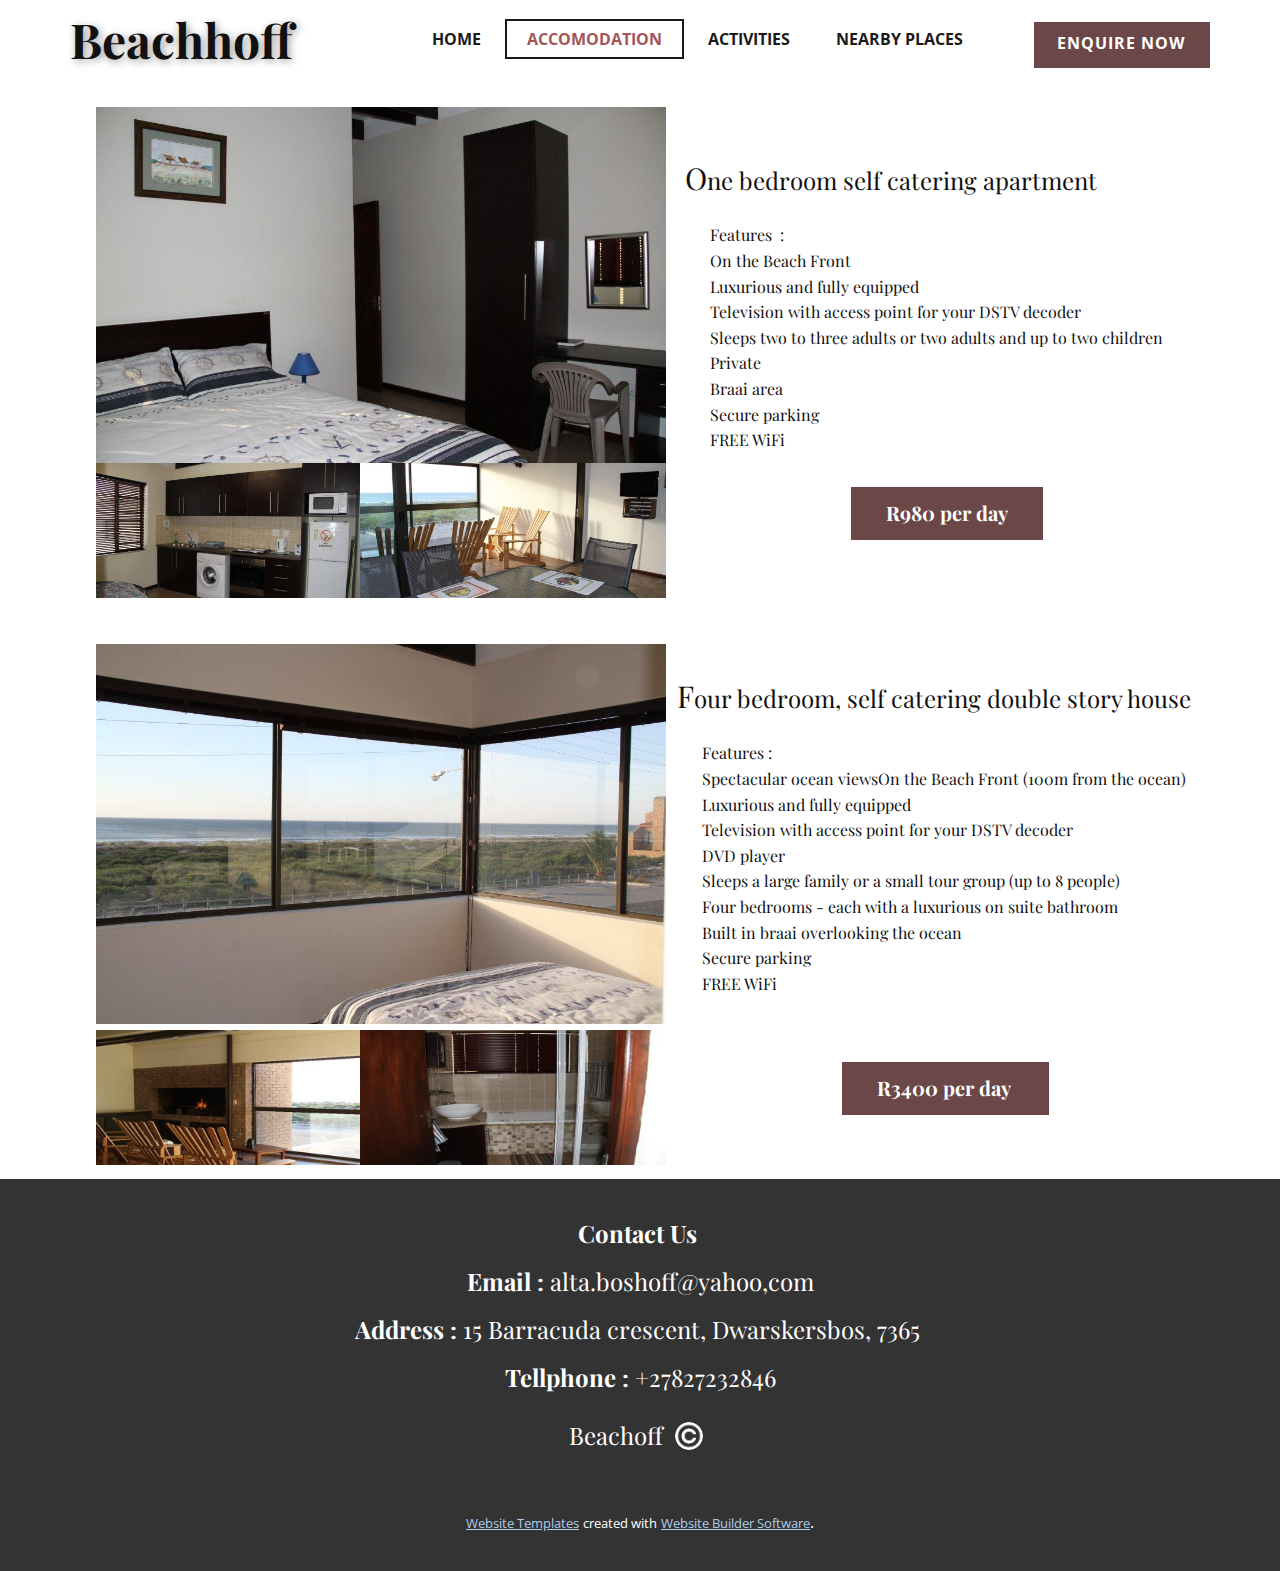
<file: index.html>
<!DOCTYPE html>
<html style="font-size: 16px;">
  <head>
    <meta name="viewport" content="width=device-width, initial-scale=1.0">
    <meta charset="utf-8">
    <meta name="keywords" content="">
    <meta name="description" content="">
    <meta name="page_type" content="np-template-header-footer-from-plugin">
    <title>Accomodation</title>
    <link rel="stylesheet" href="nicepage.css" media="screen">
<link rel="stylesheet" href="Accomodation.css" media="screen">
    <script class="u-script" type="text/javascript" src="jquery.js" defer=""></script>
    <script class="u-script" type="text/javascript" src="nicepage.js" defer=""></script>
    <meta name="generator" content="Nicepage 4.10.5, nicepage.com">
    <link id="u-theme-google-font" rel="stylesheet" href="https://fonts.googleapis.com/css?family=Roboto:100,100i,300,300i,400,400i,500,500i,700,700i,900,900i|Open+Sans:300,300i,400,400i,500,500i,600,600i,700,700i,800,800i">
    <link id="u-page-google-font" rel="stylesheet" href="https://fonts.googleapis.com/css?family=Playfair+Display:400,400i,500,500i,600,600i,700,700i,800,800i,900,900i">
    
    
    
    <script type="application/ld+json">{
		"@context": "http://schema.org",
		"@type": "Organization",
		"name": ""
}</script>
    <meta name="theme-color" content="#478ac9">
    <meta property="og:title" content="Accomodation">
    <meta property="og:type" content="website">
  </head>
  <body data-home-page="Accomodation.html" data-home-page-title="Accomodation" class="u-body u-xl-mode"><header class="u-clearfix u-header u-sticky u-sticky-330a u-white u-header" id="sec-8ede"><div class="u-clearfix u-sheet u-sheet-1">
        <a href="Enquire.html" data-page-id="71661378" class="u-border-none u-btn u-button-style u-hover-palette-2-dark-1 u-palette-2-dark-2 u-btn-1">Enquire Now</a>
        <p class="u-custom-font u-font-playfair-display u-text u-text-default u-text-1">Beachhoff</p>
        <nav class="u-menu u-menu-dropdown u-offcanvas u-menu-1">
          <div class="menu-collapse" style="font-size: 1rem; letter-spacing: 0px; font-weight: 700; text-transform: uppercase;">
            <a class="u-button-style u-custom-active-border-color u-custom-border u-custom-border-color u-custom-borders u-custom-hover-border-color u-custom-left-right-menu-spacing u-custom-padding-bottom u-custom-text-active-color u-custom-text-color u-custom-text-hover-color u-custom-top-bottom-menu-spacing u-nav-link u-text-active-palette-1-base u-text-hover-palette-2-base" href="#">
              <svg class="u-svg-link" viewBox="0 0 24 24"><use xmlns:xlink="http://www.w3.org/1999/xlink" xlink:href="#menu-hamburger"></use></svg>
              <svg class="u-svg-content" version="1.1" id="menu-hamburger" viewBox="0 0 16 16" x="0px" y="0px" xmlns:xlink="http://www.w3.org/1999/xlink" xmlns="http://www.w3.org/2000/svg"><g><rect y="1" width="16" height="2"></rect><rect y="7" width="16" height="2"></rect><rect y="13" width="16" height="2"></rect>
</g></svg>
            </a>
          </div>
          <div class="u-custom-menu u-nav-container">
            <ul class="u-nav u-spacing-2 u-unstyled u-nav-1"><li class="u-nav-item"><a class="u-border-2 u-border-active-grey-90 u-border-hover-grey-50 u-button-style u-nav-link u-text-active-palette-2-dark-1 u-text-grey-90 u-text-hover-palette-2-dark-2" href="Home.html" style="padding: 10px 20px;">Home</a>
</li><li class="u-nav-item"><a class="u-border-2 u-border-active-grey-90 u-border-hover-grey-50 u-button-style u-nav-link u-text-active-palette-2-dark-1 u-text-grey-90 u-text-hover-palette-2-dark-2" href="Accomodation.html" style="padding: 10px 20px;">Accomodation</a>
</li><li class="u-nav-item"><a class="u-border-2 u-border-active-grey-90 u-border-hover-grey-50 u-button-style u-nav-link u-text-active-palette-2-dark-1 u-text-grey-90 u-text-hover-palette-2-dark-2" href="Activities.html" style="padding: 10px 20px;">Activities</a>
</li><li class="u-nav-item"><a class="u-border-2 u-border-active-grey-90 u-border-hover-grey-50 u-button-style u-nav-link u-text-active-palette-2-dark-1 u-text-grey-90 u-text-hover-palette-2-dark-2" href="Nearby-Places.html" style="padding: 10px 20px;">Nearby Places</a>
</li></ul>
          </div>
          <div class="u-custom-menu u-nav-container-collapse">
            <div class="u-black u-container-style u-inner-container-layout u-opacity u-opacity-95 u-sidenav">
              <div class="u-inner-container-layout u-sidenav-overflow">
                <div class="u-menu-close"></div>
                <ul class="u-align-center u-nav u-popupmenu-items u-unstyled u-nav-2"><li class="u-nav-item"><a class="u-button-style u-nav-link" href="Home.html">Home</a>
</li><li class="u-nav-item"><a class="u-button-style u-nav-link" href="Accomodation.html">Accomodation</a>
</li><li class="u-nav-item"><a class="u-button-style u-nav-link" href="Activities.html">Activities</a>
</li><li class="u-nav-item"><a class="u-button-style u-nav-link" href="Nearby-Places.html">Nearby Places</a>
</li></ul>
              </div>
            </div>
            <div class="u-black u-menu-overlay u-opacity u-opacity-70"></div>
          </div>
        </nav>
      </div></header>
    <section class="u-clearfix u-section-1" id="sec-aafa">
      <div class="u-clearfix u-sheet u-sheet-1">
        <img class="u-image u-image-default u-image-1" src="images/17121921.jpg" alt="" data-image-width="1024" data-image-height="683">
        <img class="u-image u-image-default u-image-2" src="images/17121931.jpg" alt="" data-image-width="1024" data-image-height="683">
        <img class="u-image u-image-default u-image-3" src="images/17121964.jpg" alt="" data-image-width="1024" data-image-height="683">
        <h3 class="u-custom-font u-font-playfair-display u-text u-text-1"> O<span style="font-size: 1.5rem;">ne bedroom self catering apartment</span>
        </h3>
        <p class="u-custom-font u-font-playfair-display u-text u-text-2">Features&nbsp; :<br>On the Beach Front<br>Luxurious and fully equipped<br>Television with access point for your DSTV decoder<br>Sleeps two to three adults or two adults and up to two children<br>Private<br>Braai area<br>Secure parking<br>FREE WiFi
        </p>
        <div class="u-container-style u-group u-palette-2-dark-2 u-shape-rectangle u-group-1">
          <div class="u-container-layout u-container-layout-1">
            <p class="u-custom-font u-font-playfair-display u-text u-text-default u-text-3"> &nbsp;R980 per day</p>
          </div>
        </div>
      </div>
    </section>
    <section class="u-clearfix u-section-2" id="carousel_8987">
      <div class="u-clearfix u-sheet u-sheet-1">
        <img class="u-image u-image-default u-image-1" src="images/17121952.jpg" alt="" data-image-width="1024" data-image-height="683">
        <h3 class="u-custom-font u-font-playfair-display u-text u-text-1"> F<span style="font-size: 1.5rem;">our bedroom, self catering double story house</span>
        </h3>
        <p class="u-custom-font u-font-playfair-display u-text u-text-2">Features :<br>Spectacular ocean viewsOn the Beach Front (100m from the ocean)<br>Luxurious and fully equipped<br>Television with access point for your DSTV decoder<br>DVD player<br>Sleeps a large family or a small tour group (up to 8 people)<br>Four bedrooms - each with a luxurious on suite bathroom<br>Built in braai overlooking the ocean<br>Secure parking<br>FREE WiFi
        </p>
        <img class="u-image u-image-default u-image-2" src="images/FirePlace.jpg" alt="" data-image-width="800" data-image-height="356">
        <img class="u-image u-image-default u-image-3" src="images/Bathroom.jpg" alt="" data-image-width="800" data-image-height="356">
        <div class="u-container-style u-group u-palette-2-dark-2 u-shape-rectangle u-group-1">
          <div class="u-container-layout u-container-layout-1">
            <p class="u-custom-font u-font-playfair-display u-text u-text-default u-text-3"> &nbsp;R3400 per day</p>
          </div>
        </div>
      </div>
    </section>
    
    
    <footer class="u-align-center u-clearfix u-footer u-grey-80 u-footer" id="sec-9611"><div class="u-clearfix u-sheet u-sheet-1">
        <p class="u-align-center u-custom-font u-font-playfair-display u-small-text u-text u-text-variant u-text-1">
          <span style="font-weight: 700;">Contact Us&nbsp;</span>
          <span style="font-weight: 700;">
            <br>Email :
          </span> alta.boshoff@yahoo,com<br>
          <span style="font-weight: 700;">Address :</span> 15 Barracuda crescent, Dwarskersbos, 7365&nbsp;<br>
          <span style="font-weight: 700;">Tellphone :</span> +27827232846
        </p>
        <p class="u-custom-font u-font-playfair-display u-small-text u-text u-text-variant u-text-2">Beachoff&nbsp;</p>
        <div class="u-image u-image-circle u-preserve-proportions u-image-1" alt="" data-image-width="2000" data-image-height="2000"></div>
      </div></footer>
    <section class="u-backlink u-clearfix u-grey-80">
      <a class="u-link" href="https://nicepage.com/website-templates" target="_blank">
        <span>Website Templates</span>
      </a>
      <p class="u-text">
        <span>created with</span>
      </p>
      <a class="u-link" href="" target="_blank">
        <span>Website Builder Software</span>
      </a>. 
    </section>
  </body>
</html>
</file>
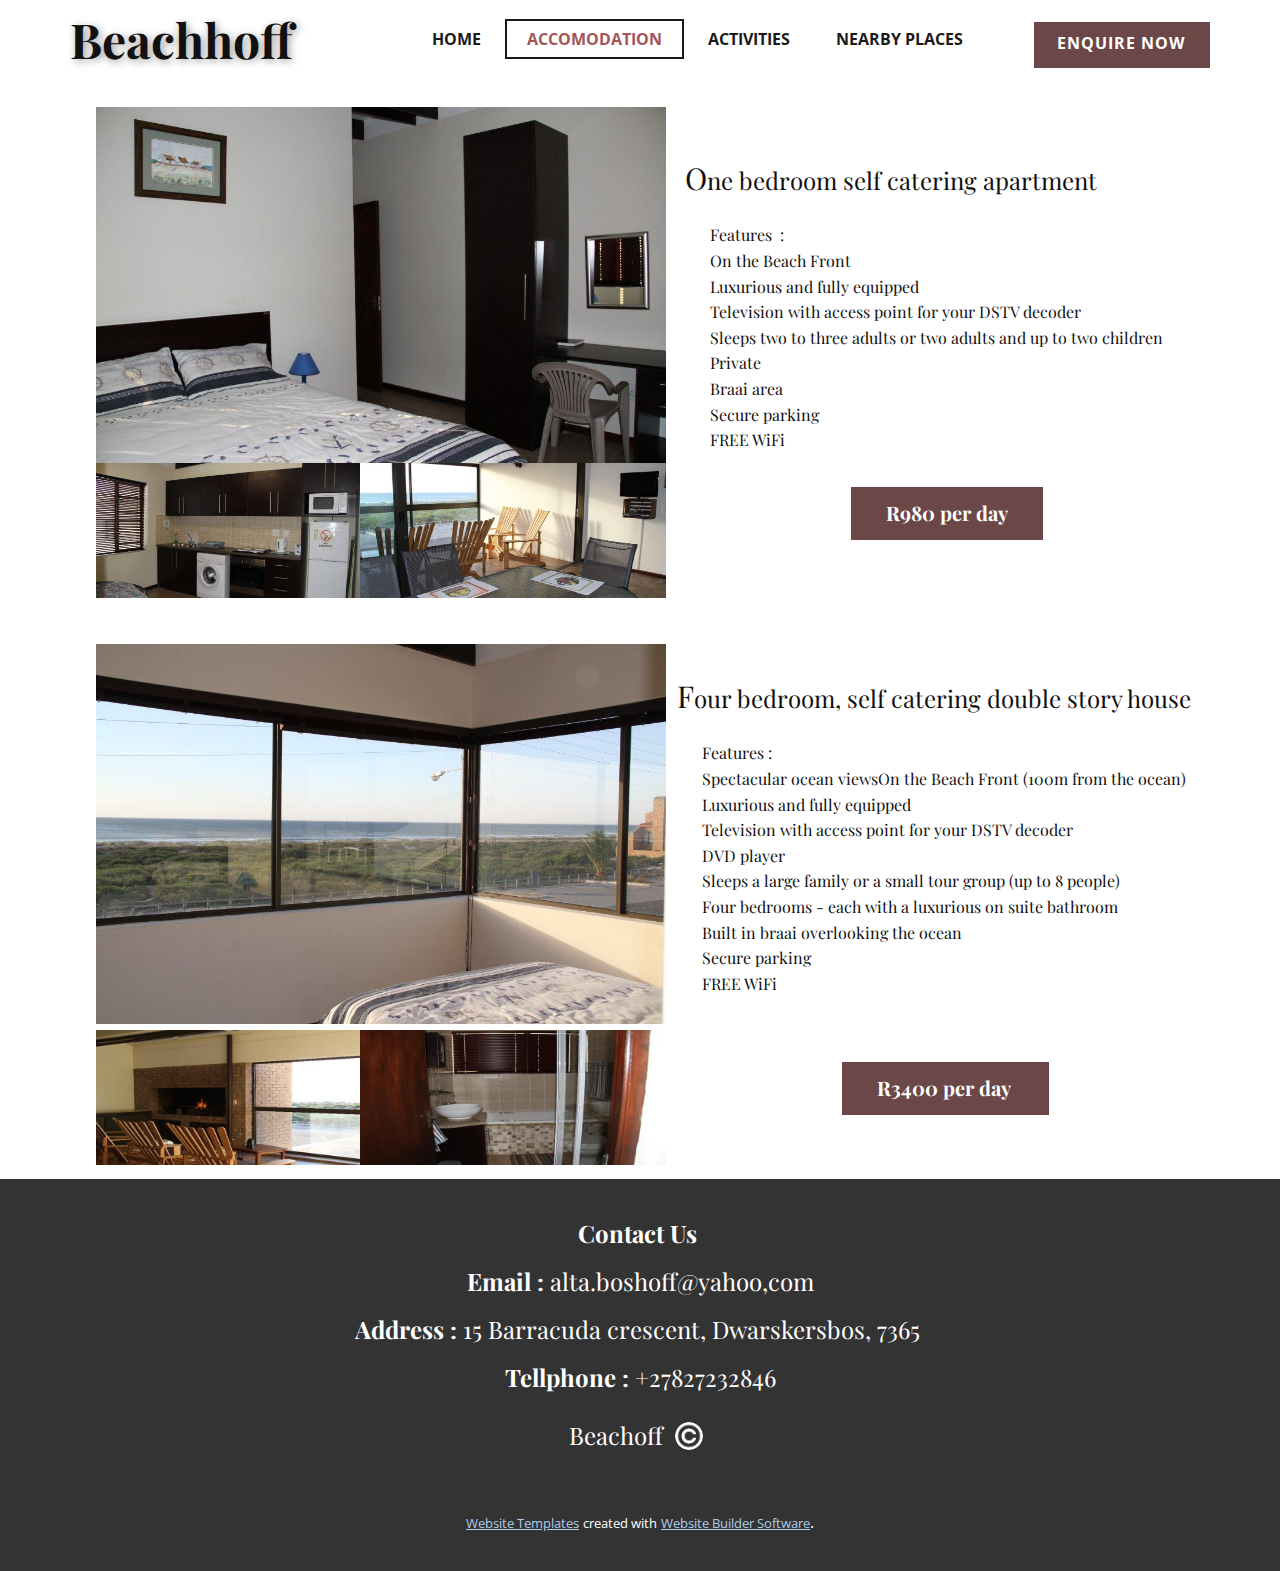
<file: Accomodation.html>
<!DOCTYPE html>
<html style="font-size: 16px;">
  <head>
    <meta name="viewport" content="width=device-width, initial-scale=1.0">
    <meta charset="utf-8">
    <meta name="keywords" content="">
    <meta name="description" content="">
    <meta name="page_type" content="np-template-header-footer-from-plugin">
    <title>Accomodation</title>
    <link rel="stylesheet" href="nicepage.css" media="screen">
<link rel="stylesheet" href="Accomodation.css" media="screen">
    <script class="u-script" type="text/javascript" src="jquery.js" defer=""></script>
    <script class="u-script" type="text/javascript" src="nicepage.js" defer=""></script>
    <meta name="generator" content="Nicepage 4.10.5, nicepage.com">
    <link id="u-theme-google-font" rel="stylesheet" href="https://fonts.googleapis.com/css?family=Roboto:100,100i,300,300i,400,400i,500,500i,700,700i,900,900i|Open+Sans:300,300i,400,400i,500,500i,600,600i,700,700i,800,800i">
    <link id="u-page-google-font" rel="stylesheet" href="https://fonts.googleapis.com/css?family=Playfair+Display:400,400i,500,500i,600,600i,700,700i,800,800i,900,900i">
    
    
    
    <script type="application/ld+json">{
		"@context": "http://schema.org",
		"@type": "Organization",
		"name": ""
}</script>
    <meta name="theme-color" content="#478ac9">
    <meta property="og:title" content="Accomodation">
    <meta property="og:type" content="website">
  </head>
  <body class="u-body u-xl-mode"><header class="u-clearfix u-header u-sticky u-sticky-330a u-white u-header" id="sec-8ede"><div class="u-clearfix u-sheet u-sheet-1">
        <a href="Enquire.html" data-page-id="71661378" class="u-border-none u-btn u-button-style u-hover-palette-2-dark-1 u-palette-2-dark-2 u-btn-1">Enquire Now</a>
        <p class="u-custom-font u-font-playfair-display u-text u-text-default u-text-1">Beachhoff</p>
        <nav class="u-menu u-menu-dropdown u-offcanvas u-menu-1">
          <div class="menu-collapse" style="font-size: 1rem; letter-spacing: 0px; font-weight: 700; text-transform: uppercase;">
            <a class="u-button-style u-custom-active-border-color u-custom-border u-custom-border-color u-custom-borders u-custom-hover-border-color u-custom-left-right-menu-spacing u-custom-padding-bottom u-custom-text-active-color u-custom-text-color u-custom-text-hover-color u-custom-top-bottom-menu-spacing u-nav-link u-text-active-palette-1-base u-text-hover-palette-2-base" href="#">
              <svg class="u-svg-link" viewBox="0 0 24 24"><use xmlns:xlink="http://www.w3.org/1999/xlink" xlink:href="#menu-hamburger"></use></svg>
              <svg class="u-svg-content" version="1.1" id="menu-hamburger" viewBox="0 0 16 16" x="0px" y="0px" xmlns:xlink="http://www.w3.org/1999/xlink" xmlns="http://www.w3.org/2000/svg"><g><rect y="1" width="16" height="2"></rect><rect y="7" width="16" height="2"></rect><rect y="13" width="16" height="2"></rect>
</g></svg>
            </a>
          </div>
          <div class="u-custom-menu u-nav-container">
            <ul class="u-nav u-spacing-2 u-unstyled u-nav-1"><li class="u-nav-item"><a class="u-border-2 u-border-active-grey-90 u-border-hover-grey-50 u-button-style u-nav-link u-text-active-palette-2-dark-1 u-text-grey-90 u-text-hover-palette-2-dark-2" href="Home.html" style="padding: 10px 20px;">Home</a>
</li><li class="u-nav-item"><a class="u-border-2 u-border-active-grey-90 u-border-hover-grey-50 u-button-style u-nav-link u-text-active-palette-2-dark-1 u-text-grey-90 u-text-hover-palette-2-dark-2" href="Accomodation.html" style="padding: 10px 20px;">Accomodation</a>
</li><li class="u-nav-item"><a class="u-border-2 u-border-active-grey-90 u-border-hover-grey-50 u-button-style u-nav-link u-text-active-palette-2-dark-1 u-text-grey-90 u-text-hover-palette-2-dark-2" href="Activities.html" style="padding: 10px 20px;">Activities</a>
</li><li class="u-nav-item"><a class="u-border-2 u-border-active-grey-90 u-border-hover-grey-50 u-button-style u-nav-link u-text-active-palette-2-dark-1 u-text-grey-90 u-text-hover-palette-2-dark-2" href="Nearby-Places.html" style="padding: 10px 20px;">Nearby Places</a>
</li></ul>
          </div>
          <div class="u-custom-menu u-nav-container-collapse">
            <div class="u-black u-container-style u-inner-container-layout u-opacity u-opacity-95 u-sidenav">
              <div class="u-inner-container-layout u-sidenav-overflow">
                <div class="u-menu-close"></div>
                <ul class="u-align-center u-nav u-popupmenu-items u-unstyled u-nav-2"><li class="u-nav-item"><a class="u-button-style u-nav-link" href="Home.html">Home</a>
</li><li class="u-nav-item"><a class="u-button-style u-nav-link" href="Accomodation.html">Accomodation</a>
</li><li class="u-nav-item"><a class="u-button-style u-nav-link" href="Activities.html">Activities</a>
</li><li class="u-nav-item"><a class="u-button-style u-nav-link" href="Nearby-Places.html">Nearby Places</a>
</li></ul>
              </div>
            </div>
            <div class="u-black u-menu-overlay u-opacity u-opacity-70"></div>
          </div>
        </nav>
      </div></header>
    <section class="u-clearfix u-section-1" id="sec-aafa">
      <div class="u-clearfix u-sheet u-sheet-1">
        <img class="u-image u-image-default u-image-1" src="images/17121921.jpg" alt="" data-image-width="1024" data-image-height="683">
        <img class="u-image u-image-default u-image-2" src="images/17121931.jpg" alt="" data-image-width="1024" data-image-height="683">
        <img class="u-image u-image-default u-image-3" src="images/17121964.jpg" alt="" data-image-width="1024" data-image-height="683">
        <h3 class="u-custom-font u-font-playfair-display u-text u-text-1"> O<span style="font-size: 1.5rem;">ne bedroom self catering apartment</span>
        </h3>
        <p class="u-custom-font u-font-playfair-display u-text u-text-2">Features&nbsp; :<br>On the Beach Front<br>Luxurious and fully equipped<br>Television with access point for your DSTV decoder<br>Sleeps two to three adults or two adults and up to two children<br>Private<br>Braai area<br>Secure parking<br>FREE WiFi
        </p>
        <div class="u-container-style u-group u-palette-2-dark-2 u-shape-rectangle u-group-1">
          <div class="u-container-layout u-container-layout-1">
            <p class="u-custom-font u-font-playfair-display u-text u-text-default u-text-3"> &nbsp;R980 per day</p>
          </div>
        </div>
      </div>
    </section>
    <section class="u-clearfix u-section-2" id="carousel_8987">
      <div class="u-clearfix u-sheet u-sheet-1">
        <img class="u-image u-image-default u-image-1" src="images/17121952.jpg" alt="" data-image-width="1024" data-image-height="683">
        <h3 class="u-custom-font u-font-playfair-display u-text u-text-1"> F<span style="font-size: 1.5rem;">our bedroom, self catering double story house</span>
        </h3>
        <p class="u-custom-font u-font-playfair-display u-text u-text-2">Features :<br>Spectacular ocean viewsOn the Beach Front (100m from the ocean)<br>Luxurious and fully equipped<br>Television with access point for your DSTV decoder<br>DVD player<br>Sleeps a large family or a small tour group (up to 8 people)<br>Four bedrooms - each with a luxurious on suite bathroom<br>Built in braai overlooking the ocean<br>Secure parking<br>FREE WiFi
        </p>
        <img class="u-image u-image-default u-image-2" src="images/FirePlace.jpg" alt="" data-image-width="800" data-image-height="356">
        <img class="u-image u-image-default u-image-3" src="images/Bathroom.jpg" alt="" data-image-width="800" data-image-height="356">
        <div class="u-container-style u-group u-palette-2-dark-2 u-shape-rectangle u-group-1">
          <div class="u-container-layout u-container-layout-1">
            <p class="u-custom-font u-font-playfair-display u-text u-text-default u-text-3"> &nbsp;R3400 per day</p>
          </div>
        </div>
      </div>
    </section>
    
    
    <footer class="u-align-center u-clearfix u-footer u-grey-80 u-footer" id="sec-9611"><div class="u-clearfix u-sheet u-sheet-1">
        <p class="u-align-center u-custom-font u-font-playfair-display u-small-text u-text u-text-variant u-text-1">
          <span style="font-weight: 700;">Contact Us&nbsp;</span>
          <span style="font-weight: 700;">
            <br>Email :
          </span> alta.boshoff@yahoo,com<br>
          <span style="font-weight: 700;">Address :</span> 15 Barracuda crescent, Dwarskersbos, 7365&nbsp;<br>
          <span style="font-weight: 700;">Tellphone :</span> +27827232846
        </p>
        <p class="u-custom-font u-font-playfair-display u-small-text u-text u-text-variant u-text-2">Beachoff&nbsp;</p>
        <div class="u-image u-image-circle u-preserve-proportions u-image-1" alt="" data-image-width="2000" data-image-height="2000"></div>
      </div></footer>
    <section class="u-backlink u-clearfix u-grey-80">
      <a class="u-link" href="https://nicepage.com/website-templates" target="_blank">
        <span>Website Templates</span>
      </a>
      <p class="u-text">
        <span>created with</span>
      </p>
      <a class="u-link" href="" target="_blank">
        <span>Website Builder Software</span>
      </a>. 
    </section>
  </body>
</html>
</file>
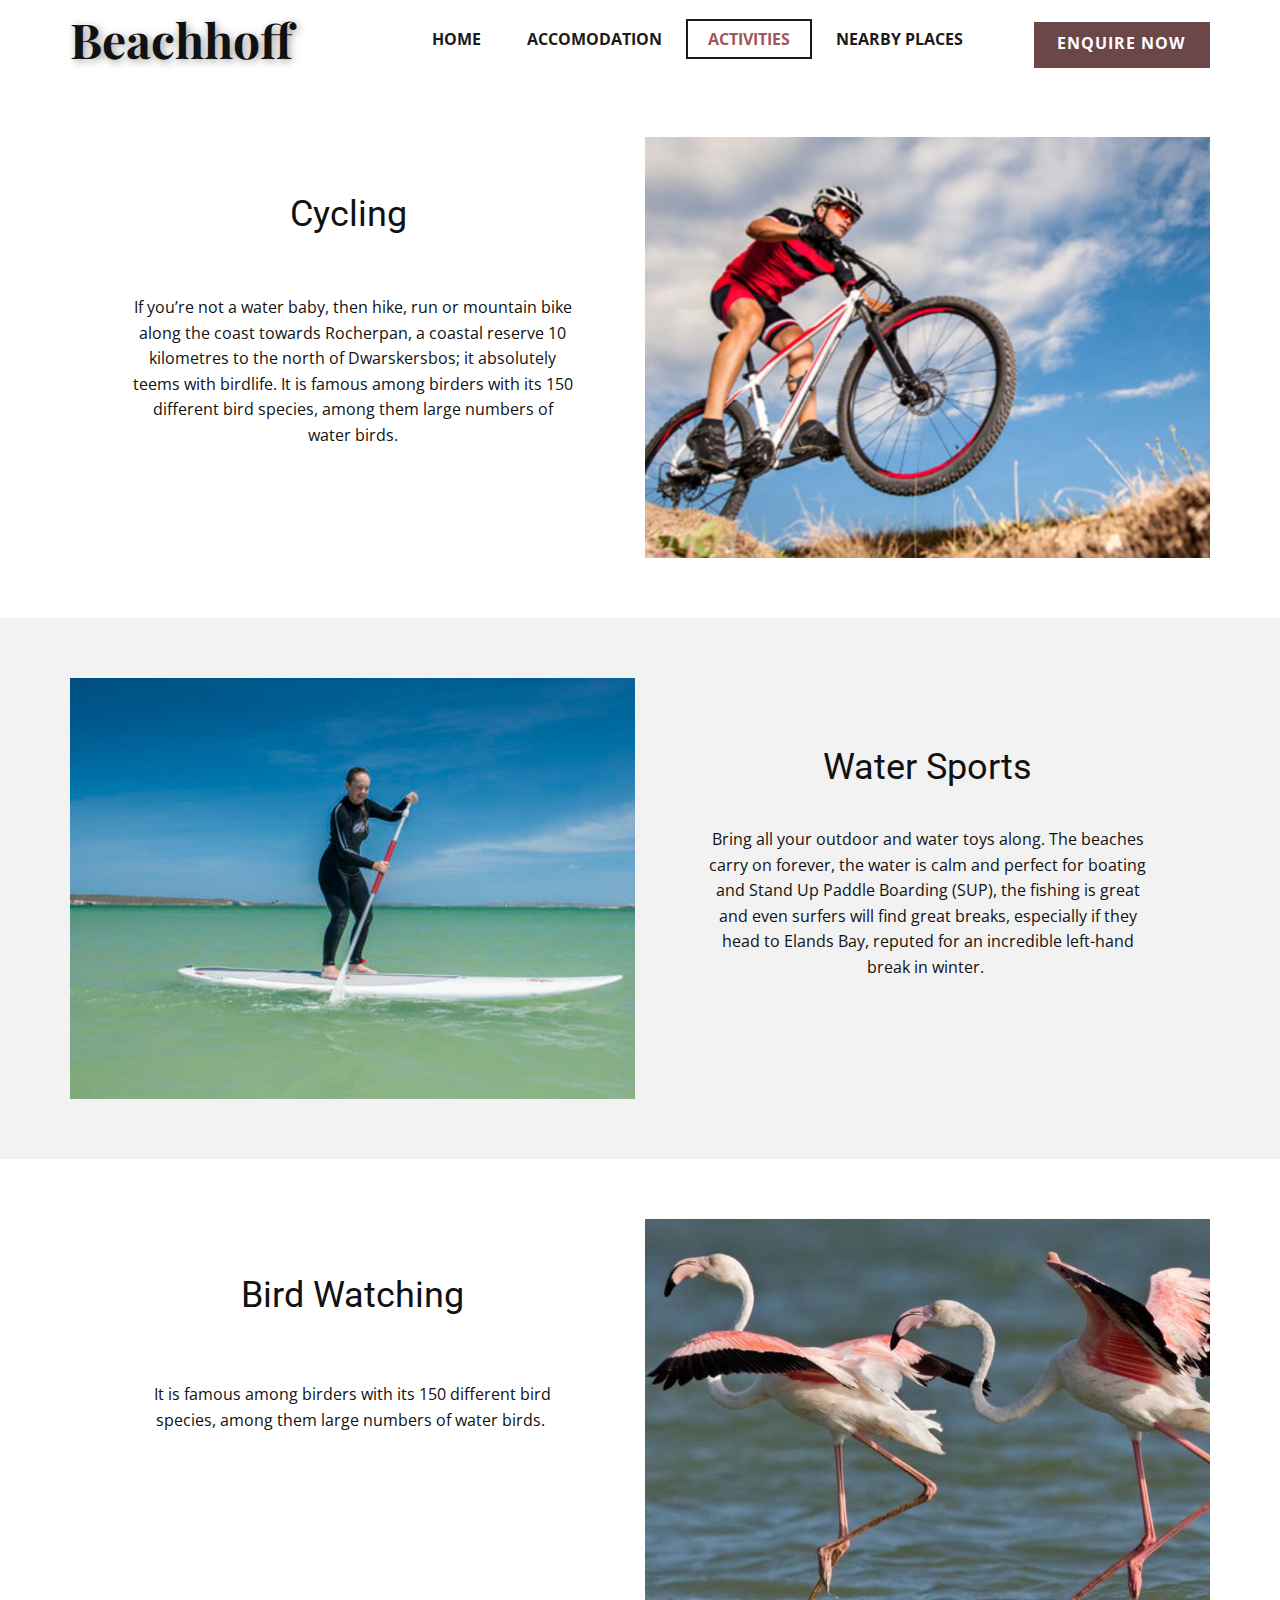
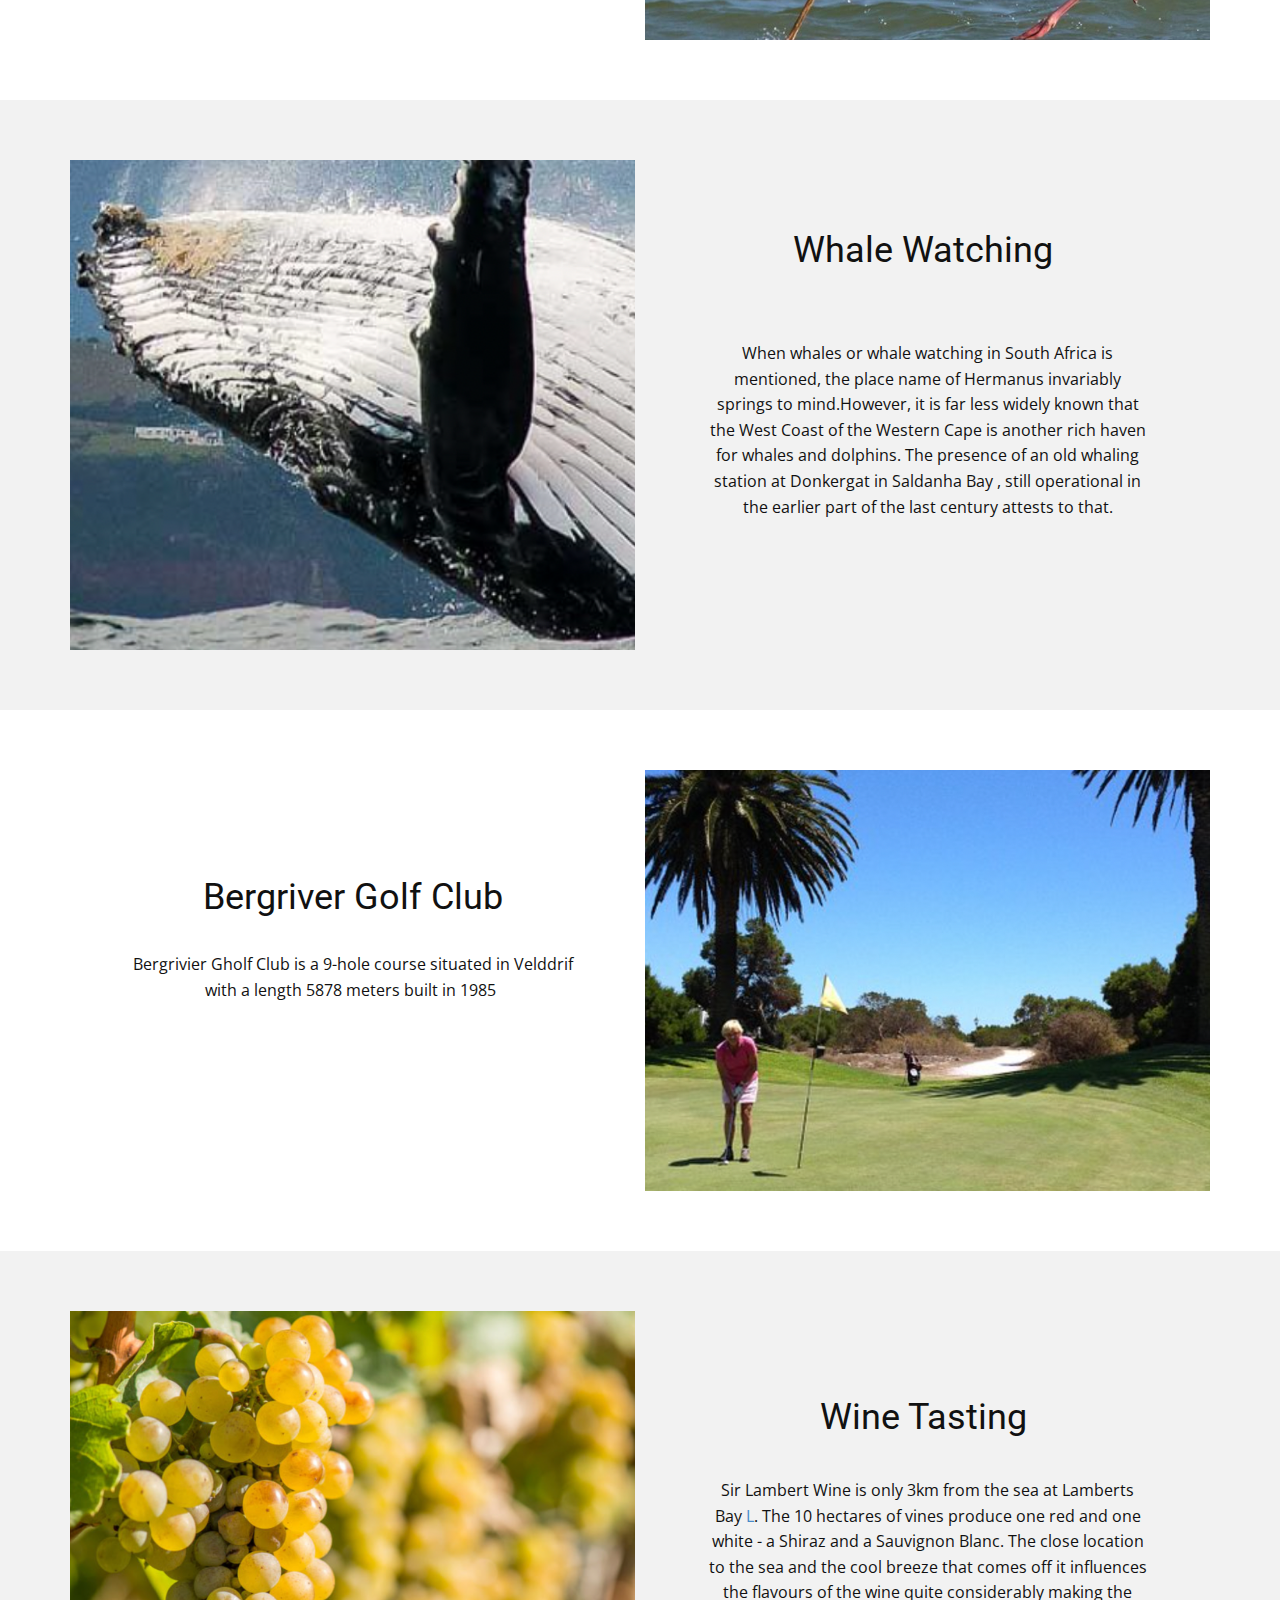
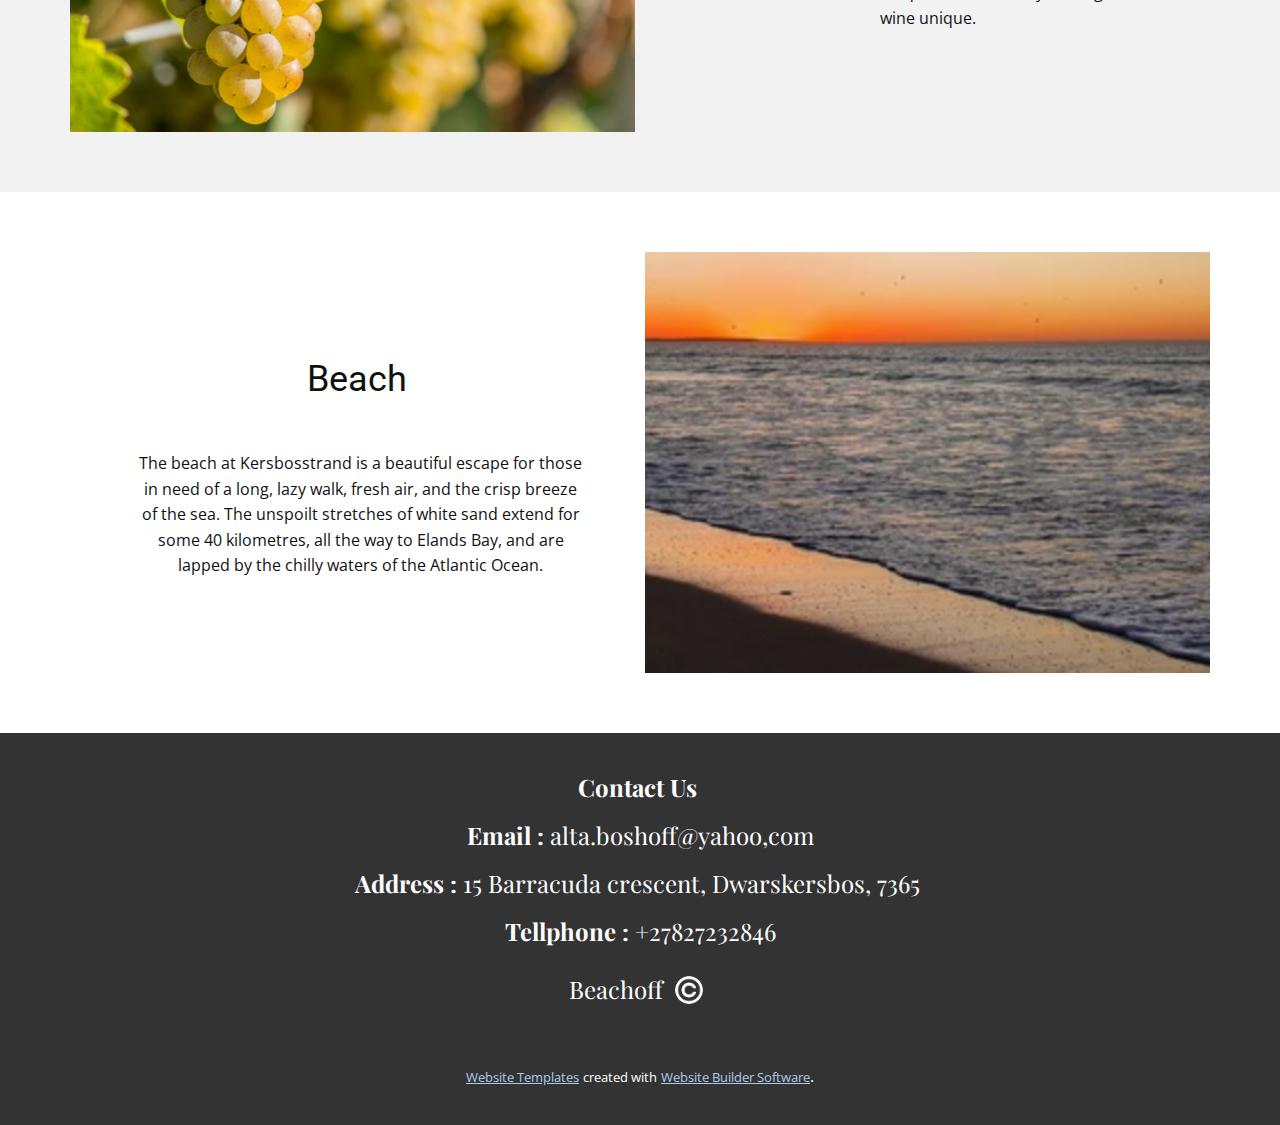
<file: Activities.html>
<!DOCTYPE html>
<html style="font-size: 16px;">
  <head>
    <meta name="viewport" content="width=device-width, initial-scale=1.0">
    <meta charset="utf-8">
    <meta name="keywords" content="Cycling, Surfing, Bird Watching, Whale Watching">
    <meta name="description" content="">
    <meta name="page_type" content="np-template-header-footer-from-plugin">
    <title>Activities</title>
    <link rel="stylesheet" href="nicepage.css" media="screen">
<link rel="stylesheet" href="Activities.css" media="screen">
    <script class="u-script" type="text/javascript" src="jquery.js" defer=""></script>
    <script class="u-script" type="text/javascript" src="nicepage.js" defer=""></script>
    <meta name="generator" content="Nicepage 4.10.5, nicepage.com">
    <link id="u-theme-google-font" rel="stylesheet" href="https://fonts.googleapis.com/css?family=Roboto:100,100i,300,300i,400,400i,500,500i,700,700i,900,900i|Open+Sans:300,300i,400,400i,500,500i,600,600i,700,700i,800,800i">
    <link id="u-page-google-font" rel="stylesheet" href="https://fonts.googleapis.com/css?family=Playfair+Display:400,400i,500,500i,600,600i,700,700i,800,800i,900,900i">
    
    
    
    
    
    
    
    
    <script type="application/ld+json">{
		"@context": "http://schema.org",
		"@type": "Organization",
		"name": ""
}</script>
    <meta name="theme-color" content="#478ac9">
    <meta property="og:title" content="Activities">
    <meta property="og:type" content="website">
  </head>
  <body class="u-body u-xl-mode"><header class="u-clearfix u-header u-sticky u-sticky-330a u-white u-header" id="sec-8ede"><div class="u-clearfix u-sheet u-sheet-1">
        <a href="Enquire.html" data-page-id="71661378" class="u-border-none u-btn u-button-style u-hover-palette-2-dark-1 u-palette-2-dark-2 u-btn-1">Enquire Now</a>
        <p class="u-custom-font u-font-playfair-display u-text u-text-default u-text-1">Beachhoff</p>
        <nav class="u-menu u-menu-dropdown u-offcanvas u-menu-1">
          <div class="menu-collapse" style="font-size: 1rem; letter-spacing: 0px; font-weight: 700; text-transform: uppercase;">
            <a class="u-button-style u-custom-active-border-color u-custom-border u-custom-border-color u-custom-borders u-custom-hover-border-color u-custom-left-right-menu-spacing u-custom-padding-bottom u-custom-text-active-color u-custom-text-color u-custom-text-hover-color u-custom-top-bottom-menu-spacing u-nav-link u-text-active-palette-1-base u-text-hover-palette-2-base" href="#">
              <svg class="u-svg-link" viewBox="0 0 24 24"><use xmlns:xlink="http://www.w3.org/1999/xlink" xlink:href="#menu-hamburger"></use></svg>
              <svg class="u-svg-content" version="1.1" id="menu-hamburger" viewBox="0 0 16 16" x="0px" y="0px" xmlns:xlink="http://www.w3.org/1999/xlink" xmlns="http://www.w3.org/2000/svg"><g><rect y="1" width="16" height="2"></rect><rect y="7" width="16" height="2"></rect><rect y="13" width="16" height="2"></rect>
</g></svg>
            </a>
          </div>
          <div class="u-custom-menu u-nav-container">
            <ul class="u-nav u-spacing-2 u-unstyled u-nav-1"><li class="u-nav-item"><a class="u-border-2 u-border-active-grey-90 u-border-hover-grey-50 u-button-style u-nav-link u-text-active-palette-2-dark-1 u-text-grey-90 u-text-hover-palette-2-dark-2" href="Home.html" style="padding: 10px 20px;">Home</a>
</li><li class="u-nav-item"><a class="u-border-2 u-border-active-grey-90 u-border-hover-grey-50 u-button-style u-nav-link u-text-active-palette-2-dark-1 u-text-grey-90 u-text-hover-palette-2-dark-2" href="Accomodation.html" style="padding: 10px 20px;">Accomodation</a>
</li><li class="u-nav-item"><a class="u-border-2 u-border-active-grey-90 u-border-hover-grey-50 u-button-style u-nav-link u-text-active-palette-2-dark-1 u-text-grey-90 u-text-hover-palette-2-dark-2" href="Activities.html" style="padding: 10px 20px;">Activities</a>
</li><li class="u-nav-item"><a class="u-border-2 u-border-active-grey-90 u-border-hover-grey-50 u-button-style u-nav-link u-text-active-palette-2-dark-1 u-text-grey-90 u-text-hover-palette-2-dark-2" href="Nearby-Places.html" style="padding: 10px 20px;">Nearby Places</a>
</li></ul>
          </div>
          <div class="u-custom-menu u-nav-container-collapse">
            <div class="u-black u-container-style u-inner-container-layout u-opacity u-opacity-95 u-sidenav">
              <div class="u-inner-container-layout u-sidenav-overflow">
                <div class="u-menu-close"></div>
                <ul class="u-align-center u-nav u-popupmenu-items u-unstyled u-nav-2"><li class="u-nav-item"><a class="u-button-style u-nav-link" href="Home.html">Home</a>
</li><li class="u-nav-item"><a class="u-button-style u-nav-link" href="Accomodation.html">Accomodation</a>
</li><li class="u-nav-item"><a class="u-button-style u-nav-link" href="Activities.html">Activities</a>
</li><li class="u-nav-item"><a class="u-button-style u-nav-link" href="Nearby-Places.html">Nearby Places</a>
</li></ul>
              </div>
            </div>
            <div class="u-black u-menu-overlay u-opacity u-opacity-70"></div>
          </div>
        </nav>
      </div></header>
    <section class="u-clearfix u-white u-section-1" id="sec-ba18">
      <div class="u-clearfix u-sheet u-sheet-1">
        <div class="u-clearfix u-expanded-width u-gutter-10 u-layout-wrap u-layout-wrap-1">
          <div class="u-layout" style="">
            <div class="u-layout-row" style="">
              <div class="u-container-style u-layout-cell u-left-cell u-size-30 u-size-xs-60 u-white u-layout-cell-1" src="">
                <div class="u-container-layout u-container-layout-1">
                  <h2 class="u-align-center u-text u-text-default u-text-1">Cycling&nbsp;</h2>
                  <p class="u-align-center u-text u-text-2"> If you’re not a water baby, then hike, run or mountain bike along the coast towards Rocherpan, a coastal reserve 10 kilometres to the north of Dwarskersbos; it absolutely teems with birdlife. It is famous among birders with its 150 different bird species, among them large numbers of water birds.</p>
                </div>
              </div>
              <div class="u-align-center u-container-style u-image u-layout-cell u-right-cell u-size-30 u-size-xs-60 u-image-1" src="" data-image-width="1006" data-image-height="598">
                <div class="u-container-layout u-valign-middle u-container-layout-2" src=""></div>
              </div>
            </div>
          </div>
        </div>
      </div>
    </section>
    <section class="u-clearfix u-grey-5 u-section-2" id="sec-7aa0">
      <div class="u-clearfix u-sheet u-sheet-1">
        <div class="u-clearfix u-expanded-width u-gutter-10 u-layout-wrap u-layout-wrap-1">
          <div class="u-layout" style="">
            <div class="u-layout-row" style="">
              <div class="u-align-left u-container-style u-image u-layout-cell u-left-cell u-size-30 u-size-xs-60 u-image-1" src="" data-image-width="1040" data-image-height="550">
                <div class="u-container-layout u-container-layout-1"></div>
              </div>
              <div class="u-align-center u-container-style u-layout-cell u-right-cell u-size-30 u-size-xs-60 u-layout-cell-2" src="">
                <div class="u-container-layout u-container-layout-2" src="">
                  <h2 class="u-align-center u-text u-text-default u-text-1">Water Sports</h2>
                  <p class="u-align-center u-text u-text-2">Bring all your outdoor and water toys along. The beaches carry on forever, the water is calm and perfect for boating and Stand Up Paddle Boarding (SUP), the fishing is great and even surfers will find great breaks, especially if they head to Elands Bay, reputed for an incredible left-hand break in winter.&nbsp;</p>
                </div>
              </div>
            </div>
          </div>
        </div>
      </div>
    </section>
    <section class="u-clearfix u-white u-section-3" id="sec-ef5a">
      <div class="u-clearfix u-sheet u-valign-middle u-sheet-1">
        <div class="u-clearfix u-expanded-width u-gutter-10 u-layout-wrap u-layout-wrap-1">
          <div class="u-layout" style="">
            <div class="u-layout-row" style="">
              <div class="u-container-style u-layout-cell u-left-cell u-size-30 u-size-xs-60 u-layout-cell-1" src="">
                <div class="u-container-layout u-container-layout-1">
                  <h2 class="u-align-center u-text u-text-default u-text-1">Bird Watching</h2>
                  <p class="u-align-center u-text u-text-2"> It is famous among birders with its 150 different bird species, among them large numbers of water birds.&nbsp;</p>
                </div>
              </div>
              <div class="u-align-center u-container-style u-image u-layout-cell u-right-cell u-size-30 u-size-xs-60 u-image-1" src="" data-image-width="1102" data-image-height="636">
                <div class="u-container-layout u-valign-middle u-container-layout-2" src=""></div>
              </div>
            </div>
          </div>
        </div>
      </div>
    </section>
    <section class="u-clearfix u-grey-5 u-section-4" id="sec-7a7e">
      <div class="u-clearfix u-sheet u-sheet-1">
        <div class="u-clearfix u-expanded-width u-gutter-10 u-layout-wrap u-layout-wrap-1">
          <div class="u-layout" style="">
            <div class="u-layout-row" style="">
              <div class="u-align-left u-container-style u-image u-layout-cell u-left-cell u-size-30 u-size-xs-60 u-image-1" src="" data-image-width="1148" data-image-height="472">
                <div class="u-container-layout u-container-layout-1"></div>
              </div>
              <div class="u-container-style u-layout-cell u-right-cell u-size-30 u-size-xs-60 u-layout-cell-2" src="">
                <div class="u-container-layout u-container-layout-2" src="">
                  <h2 class="u-align-center u-text u-text-default u-text-1">Whale Watching&nbsp;</h2>
                  <p class="u-align-center u-text u-text-2">When whales or whale watching in South Africa is mentioned, the place name of Hermanus invariably springs to mind.However, it is far less widely known that the West Coast of the Western Cape is another rich haven for whales and dolphins. The presence of an old whaling station at Donkergat in Saldanha Bay , still operational in the earlier part of the last century attests to that.</p>
                </div>
              </div>
            </div>
          </div>
        </div>
      </div>
    </section>
    <section class="u-clearfix u-white u-section-5" id="sec-76a1">
      <div class="u-clearfix u-sheet u-sheet-1">
        <div class="u-clearfix u-expanded-width u-gutter-10 u-layout-wrap u-layout-wrap-1">
          <div class="u-layout" style="">
            <div class="u-layout-row" style="">
              <div class="u-container-style u-layout-cell u-left-cell u-size-30 u-size-xs-60 u-layout-cell-1" src="">
                <div class="u-container-layout u-container-layout-1">
                  <h2 class="u-align-center u-text u-text-default u-text-1">Bergriver Golf Club</h2>
                  <p class="u-align-center u-text u-text-2">Bergrivier Gholf Club is a 9-hole course situated in Velddrif with a length 5878 meters built in 1985&nbsp;</p>
                </div>
              </div>
              <div class="u-align-center u-container-style u-image u-layout-cell u-right-cell u-size-30 u-size-xs-60 u-image-1" src="" data-image-width="1124" data-image-height="640">
                <div class="u-container-layout u-valign-middle u-container-layout-2" src=""></div>
              </div>
            </div>
          </div>
        </div>
      </div>
    </section>
    <section class="u-clearfix u-grey-5 u-section-6" id="sec-11a5">
      <div class="u-clearfix u-sheet u-sheet-1">
        <div class="u-clearfix u-expanded-width u-gutter-10 u-layout-wrap u-layout-wrap-1">
          <div class="u-layout" style="">
            <div class="u-layout-row" style="">
              <div class="u-align-left u-container-style u-image u-layout-cell u-left-cell u-size-30 u-size-xs-60 u-image-1" src="" data-image-width="1452" data-image-height="1094">
                <div class="u-container-layout u-container-layout-1"></div>
              </div>
              <div class="u-container-style u-layout-cell u-right-cell u-size-30 u-size-xs-60 u-layout-cell-2" src="">
                <div class="u-container-layout u-container-layout-2" src="">
                  <h2 class="u-align-center u-text u-text-default u-text-1">Wine Tasting&nbsp;</h2>
                  <p class="u-align-center u-text u-text-2">Sir Lambert Wine is only 3km from the sea at Lamberts Bay&nbsp;<a class="near_match u-active-none u-border-none u-btn u-button-style u-hover-none u-none u-text-palette-1-base u-btn-1" href="https://www.sa-venues.com/accommodation/lambertsbay.php">L</a>. The 10 hectares of vines produce one red and one white - a Shiraz and a Sauvignon Blanc. The close location to the sea and the cool breeze that comes off it influences the flavours of the wine quite considerably making the wine unique.
                  </p>
                </div>
              </div>
            </div>
          </div>
        </div>
      </div>
    </section>
    <section class="u-clearfix u-white u-section-7" id="sec-7e04">
      <div class="u-clearfix u-sheet u-sheet-1">
        <div class="u-clearfix u-expanded-width u-gutter-10 u-layout-wrap u-layout-wrap-1">
          <div class="u-layout" style="">
            <div class="u-layout-row" style="">
              <div class="u-container-style u-layout-cell u-left-cell u-size-30 u-size-xs-60 u-layout-cell-1" src="">
                <div class="u-container-layout u-container-layout-1">
                  <h2 class="u-align-center u-text u-text-default u-text-1">&nbsp;Beach</h2>
                  <p class="u-align-center u-text u-text-2"> The beach at Kersbosstrand is a beautiful escape for those in need of a long, lazy walk, fresh air, and the crisp breeze of the sea. The unspoilt stretches of white sand extend for some 40 kilometres, all the way to Elands Bay, and are lapped by the chilly waters of the Atlantic Ocean.</p>
                </div>
              </div>
              <div class="u-align-center u-container-style u-image u-layout-cell u-right-cell u-size-30 u-size-xs-60 u-image-1" src="" data-image-width="1038" data-image-height="368">
                <div class="u-container-layout u-valign-middle u-container-layout-2" src=""></div>
              </div>
            </div>
          </div>
        </div>
      </div>
    </section>
    
    
    <footer class="u-align-center u-clearfix u-footer u-grey-80 u-footer" id="sec-9611"><div class="u-clearfix u-sheet u-sheet-1">
        <p class="u-align-center u-custom-font u-font-playfair-display u-small-text u-text u-text-variant u-text-1">
          <span style="font-weight: 700;">Contact Us&nbsp;</span>
          <span style="font-weight: 700;">
            <br>Email :
          </span> alta.boshoff@yahoo,com<br>
          <span style="font-weight: 700;">Address :</span> 15 Barracuda crescent, Dwarskersbos, 7365&nbsp;<br>
          <span style="font-weight: 700;">Tellphone :</span> +27827232846
        </p>
        <p class="u-custom-font u-font-playfair-display u-small-text u-text u-text-variant u-text-2">Beachoff&nbsp;</p>
        <div class="u-image u-image-circle u-preserve-proportions u-image-1" alt="" data-image-width="2000" data-image-height="2000"></div>
      </div></footer>
    <section class="u-backlink u-clearfix u-grey-80">
      <a class="u-link" href="https://nicepage.com/website-templates" target="_blank">
        <span>Website Templates</span>
      </a>
      <p class="u-text">
        <span>created with</span>
      </p>
      <a class="u-link" href="" target="_blank">
        <span>Website Builder Software</span>
      </a>. 
    </section>
  </body>
</html>
</file>
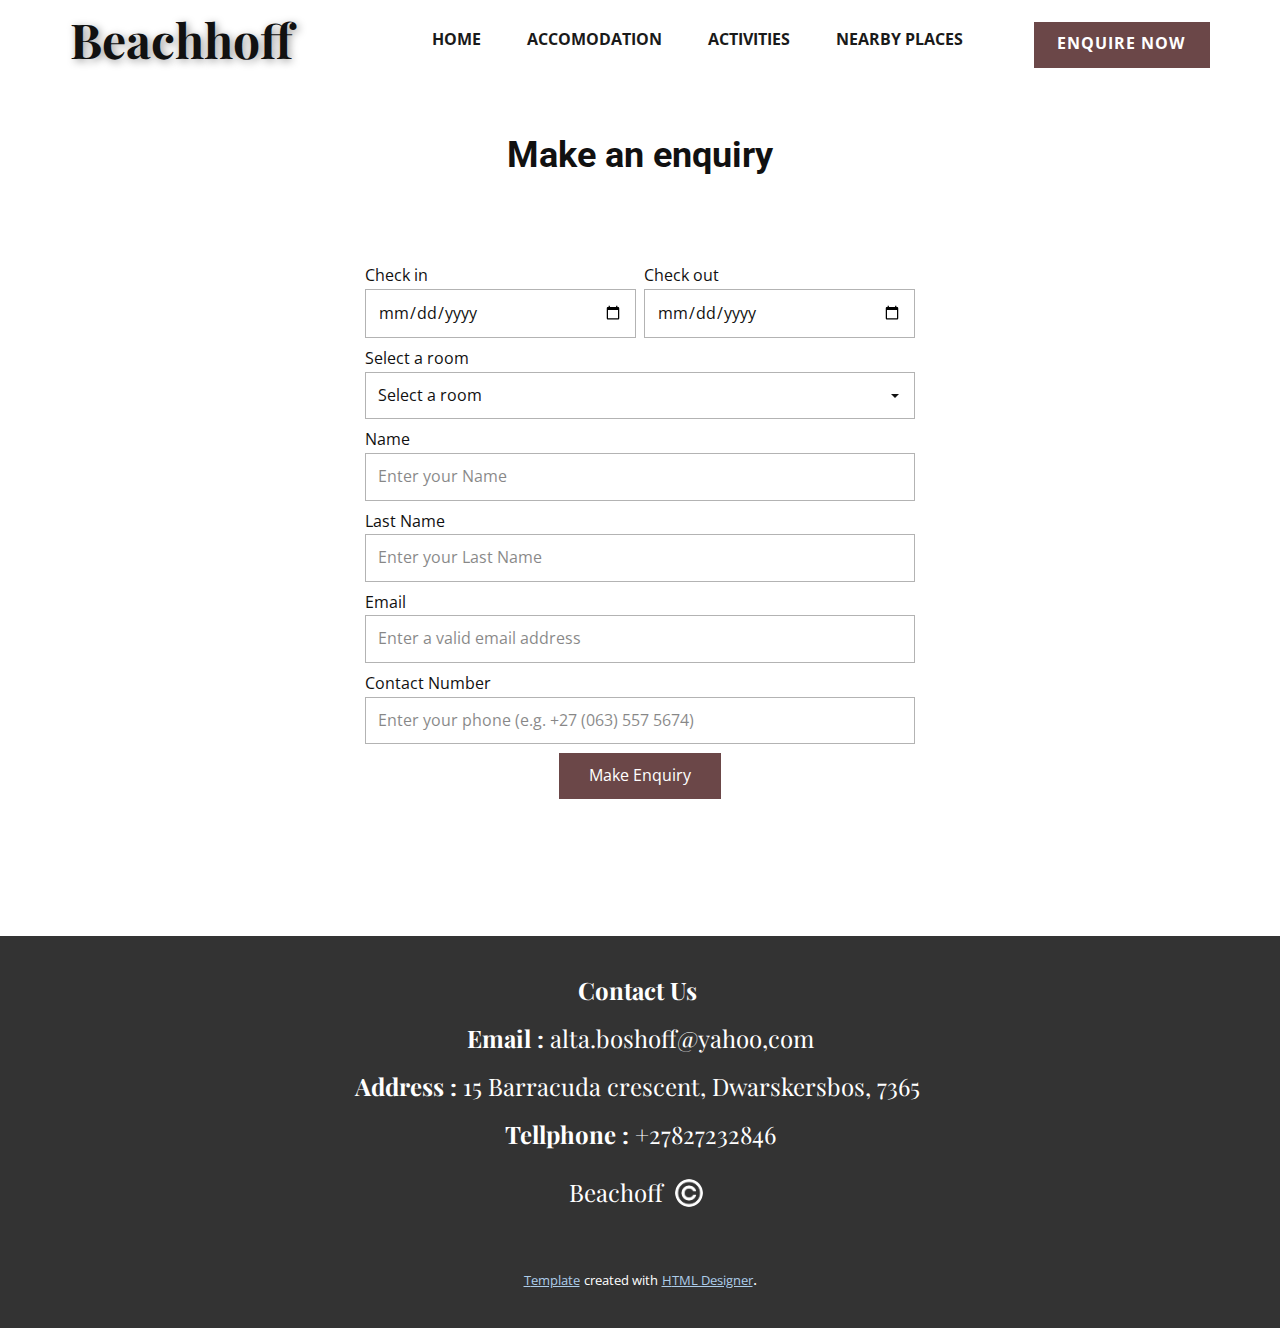
<file: Enquire.html>
<!DOCTYPE html>
<html style="font-size: 16px;">
  <head>
    <meta name="viewport" content="width=device-width, initial-scale=1.0">
    <meta charset="utf-8">
    <meta name="keywords" content="Make an enquiry">
    <meta name="description" content="">
    <meta name="page_type" content="np-template-header-footer-from-plugin">
    <title>Enquire</title>
    <link rel="stylesheet" href="nicepage.css" media="screen">
<link rel="stylesheet" href="Enquire.css" media="screen">
    <script class="u-script" type="text/javascript" src="jquery.js" defer=""></script>
    <script class="u-script" type="text/javascript" src="nicepage.js" defer=""></script>
    <meta name="generator" content="Nicepage 4.10.5, nicepage.com">
    <link id="u-theme-google-font" rel="stylesheet" href="https://fonts.googleapis.com/css?family=Roboto:100,100i,300,300i,400,400i,500,500i,700,700i,900,900i|Open+Sans:300,300i,400,400i,500,500i,600,600i,700,700i,800,800i">
    <link id="u-page-google-font" rel="stylesheet" href="https://fonts.googleapis.com/css?family=Playfair+Display:400,400i,500,500i,600,600i,700,700i,800,800i,900,900i">
    
    
    <script type="application/ld+json">{
		"@context": "http://schema.org",
		"@type": "Organization",
		"name": ""
}</script>
    <meta name="theme-color" content="#478ac9">
    <meta property="og:title" content="Enquire">
    <meta property="og:type" content="website">
  </head>
  <body class="u-body u-xl-mode"><header class="u-clearfix u-header u-sticky u-sticky-330a u-white u-header" id="sec-8ede"><div class="u-clearfix u-sheet u-sheet-1">
        <a href="Enquire.html" data-page-id="71661378" class="u-border-none u-btn u-button-style u-hover-palette-2-dark-1 u-palette-2-dark-2 u-btn-1">Enquire Now</a>
        <p class="u-custom-font u-font-playfair-display u-text u-text-default u-text-1">Beachhoff</p>
        <nav class="u-menu u-menu-dropdown u-offcanvas u-menu-1">
          <div class="menu-collapse" style="font-size: 1rem; letter-spacing: 0px; font-weight: 700; text-transform: uppercase;">
            <a class="u-button-style u-custom-active-border-color u-custom-border u-custom-border-color u-custom-borders u-custom-hover-border-color u-custom-left-right-menu-spacing u-custom-padding-bottom u-custom-text-active-color u-custom-text-color u-custom-text-hover-color u-custom-top-bottom-menu-spacing u-nav-link u-text-active-palette-1-base u-text-hover-palette-2-base" href="#">
              <svg class="u-svg-link" viewBox="0 0 24 24"><use xmlns:xlink="http://www.w3.org/1999/xlink" xlink:href="#menu-hamburger"></use></svg>
              <svg class="u-svg-content" version="1.1" id="menu-hamburger" viewBox="0 0 16 16" x="0px" y="0px" xmlns:xlink="http://www.w3.org/1999/xlink" xmlns="http://www.w3.org/2000/svg"><g><rect y="1" width="16" height="2"></rect><rect y="7" width="16" height="2"></rect><rect y="13" width="16" height="2"></rect>
</g></svg>
            </a>
          </div>
          <div class="u-custom-menu u-nav-container">
            <ul class="u-nav u-spacing-2 u-unstyled u-nav-1"><li class="u-nav-item"><a class="u-border-2 u-border-active-grey-90 u-border-hover-grey-50 u-button-style u-nav-link u-text-active-palette-2-dark-1 u-text-grey-90 u-text-hover-palette-2-dark-2" href="Home.html" style="padding: 10px 20px;">Home</a>
</li><li class="u-nav-item"><a class="u-border-2 u-border-active-grey-90 u-border-hover-grey-50 u-button-style u-nav-link u-text-active-palette-2-dark-1 u-text-grey-90 u-text-hover-palette-2-dark-2" href="Accomodation.html" style="padding: 10px 20px;">Accomodation</a>
</li><li class="u-nav-item"><a class="u-border-2 u-border-active-grey-90 u-border-hover-grey-50 u-button-style u-nav-link u-text-active-palette-2-dark-1 u-text-grey-90 u-text-hover-palette-2-dark-2" href="Activities.html" style="padding: 10px 20px;">Activities</a>
</li><li class="u-nav-item"><a class="u-border-2 u-border-active-grey-90 u-border-hover-grey-50 u-button-style u-nav-link u-text-active-palette-2-dark-1 u-text-grey-90 u-text-hover-palette-2-dark-2" href="Nearby-Places.html" style="padding: 10px 20px;">Nearby Places</a>
</li></ul>
          </div>
          <div class="u-custom-menu u-nav-container-collapse">
            <div class="u-black u-container-style u-inner-container-layout u-opacity u-opacity-95 u-sidenav">
              <div class="u-inner-container-layout u-sidenav-overflow">
                <div class="u-menu-close"></div>
                <ul class="u-align-center u-nav u-popupmenu-items u-unstyled u-nav-2"><li class="u-nav-item"><a class="u-button-style u-nav-link" href="Home.html">Home</a>
</li><li class="u-nav-item"><a class="u-button-style u-nav-link" href="Accomodation.html">Accomodation</a>
</li><li class="u-nav-item"><a class="u-button-style u-nav-link" href="Activities.html">Activities</a>
</li><li class="u-nav-item"><a class="u-button-style u-nav-link" href="Nearby-Places.html">Nearby Places</a>
</li></ul>
              </div>
            </div>
            <div class="u-black u-menu-overlay u-opacity u-opacity-70"></div>
          </div>
        </nav>
      </div></header>
    <section class="u-align-center u-clearfix u-section-1" id="sec-4e5f">
      <div class="u-clearfix u-sheet u-sheet-1">
        <h2 class="u-text u-text-default u-text-1">Make an enquiry</h2>
        <div class="u-form u-form-1">
          <form action="#" method="POST" class="u-clearfix u-form-spacing-8 u-form-vertical u-inner-form" style="padding: 10px" source="email" name="form">
            <div class="u-form-date u-form-group u-form-partition-factor-2 u-label-top u-form-group-1">
              <label for="date-50f2" class="u-label">Check in</label>
              <input type="date" placeholder="MM/DD/YYYY" id="date-50f2" name="date" class="u-border-1 u-border-grey-30 u-input u-input-rectangle u-white" required="">
            </div>
            <div class="u-form-date u-form-group u-form-partition-factor-2 u-label-top u-form-group-2">
              <label for="date-4a00" class="u-label">Check out </label>
              <input type="date" placeholder="MM/DD/YYYY" id="date-4a00" name="date-1" class="u-border-1 u-border-grey-30 u-input u-input-rectangle u-white" required="">
            </div>
            <div class="u-form-group u-form-select u-label-top u-form-group-3">
              <label for="select-6024" class="u-label">Select a room </label>
              <div class="u-form-select-wrapper">
                <select id="select-6024" name="select" class="u-border-1 u-border-grey-30 u-input u-input-rectangle u-white">
                  <option value="Select a room">Select a room</option>
                  <option value="One bedroom self catering apartment">One bedroom self catering apartment</option>
                  <option value="Four bedroom, self catering double story">Four bedroom, self catering double story</option>
                </select>
                <svg xmlns="http://www.w3.org/2000/svg" width="14" height="12" version="1" class="u-caret"><path fill="currentColor" d="M4 8L0 4h8z"></path></svg>
              </div>
            </div>
            <div class="u-form-group u-form-name u-label-top">
              <label for="name-3b9a" class="u-label">Name</label>
              <input type="text" placeholder="Enter your Name" id="name-3b9a" name="name" class="u-border-1 u-border-grey-30 u-input u-input-rectangle u-white" required="">
            </div>
            <div class="u-form-group u-label-top u-form-group-5">
              <label for="text-7e8e" class="u-label">Last Name</label>
              <input type="text" placeholder="Enter your Last Name" id="text-7e8e" name="text" class="u-border-1 u-border-grey-30 u-input u-input-rectangle u-white">
            </div>
            <div class="u-form-email u-form-group u-label-top">
              <label for="email-3b9a" class="u-label">Email</label>
              <input type="email" placeholder="Enter a valid email address" id="email-3b9a" name="email" class="u-border-1 u-border-grey-30 u-input u-input-rectangle u-white" required="">
            </div>
            <div class="u-form-group u-form-phone u-label-top u-form-group-7">
              <label for="phone-952d" class="u-label">Contact Number</label>
              <input type="tel" pattern="\+?\d{0,3}[\s\(\-]?([0-9]{2,3})[\s\)\-]?([\s\-]?)([0-9]{3})[\s\-]?([0-9]{2})[\s\-]?([0-9]{2})" placeholder="Enter your phone (e.g. +27 (063) 557 5674)" id="phone-952d" name="phone" class="u-border-1 u-border-grey-30 u-input u-input-rectangle u-white" required="" maxlength="10">
            </div>
            <div class="u-align-center u-form-group u-form-submit u-label-top">
              <a href="#" class="u-border-none u-btn u-btn-submit u-button-style u-hover-palette-2-dark-1 u-palette-2-dark-2 u-btn-1">Make Enquiry<br>
              </a>
              <input type="submit" value="submit" class="u-form-control-hidden">
            </div>
            <div class="u-form-send-message u-form-send-success"> Thank you! Your message has been sent. </div>
            <div class="u-form-send-error u-form-send-message"> Unable to send your message. Please fix errors then try again. </div>
            <input type="hidden" value="" name="recaptchaResponse">
          </form>
        </div>
      </div>
    </section>
    
    
    <footer class="u-align-center u-clearfix u-footer u-grey-80 u-footer" id="sec-9611"><div class="u-clearfix u-sheet u-sheet-1">
        <p class="u-align-center u-custom-font u-font-playfair-display u-small-text u-text u-text-variant u-text-1">
          <span style="font-weight: 700;">Contact Us&nbsp;</span>
          <span style="font-weight: 700;">
            <br>Email :
          </span> alta.boshoff@yahoo,com<br>
          <span style="font-weight: 700;">Address :</span> 15 Barracuda crescent, Dwarskersbos, 7365&nbsp;<br>
          <span style="font-weight: 700;">Tellphone :</span> +27827232846
        </p>
        <p class="u-custom-font u-font-playfair-display u-small-text u-text u-text-variant u-text-2">Beachoff&nbsp;</p>
        <div class="u-image u-image-circle u-preserve-proportions u-image-1" alt="" data-image-width="2000" data-image-height="2000"></div>
      </div></footer>
    <section class="u-backlink u-clearfix u-grey-80">
      <a class="u-link" href="https://nicepage.com/templates" target="_blank">
        <span>Template</span>
      </a>
      <p class="u-text">
        <span>created with</span>
      </p>
      <a class="u-link" href="https://nicepage.com/html-website-builder" target="_blank">
        <span>HTML Designer</span>
      </a>. 
    </section>
  </body>
</html>
</file>
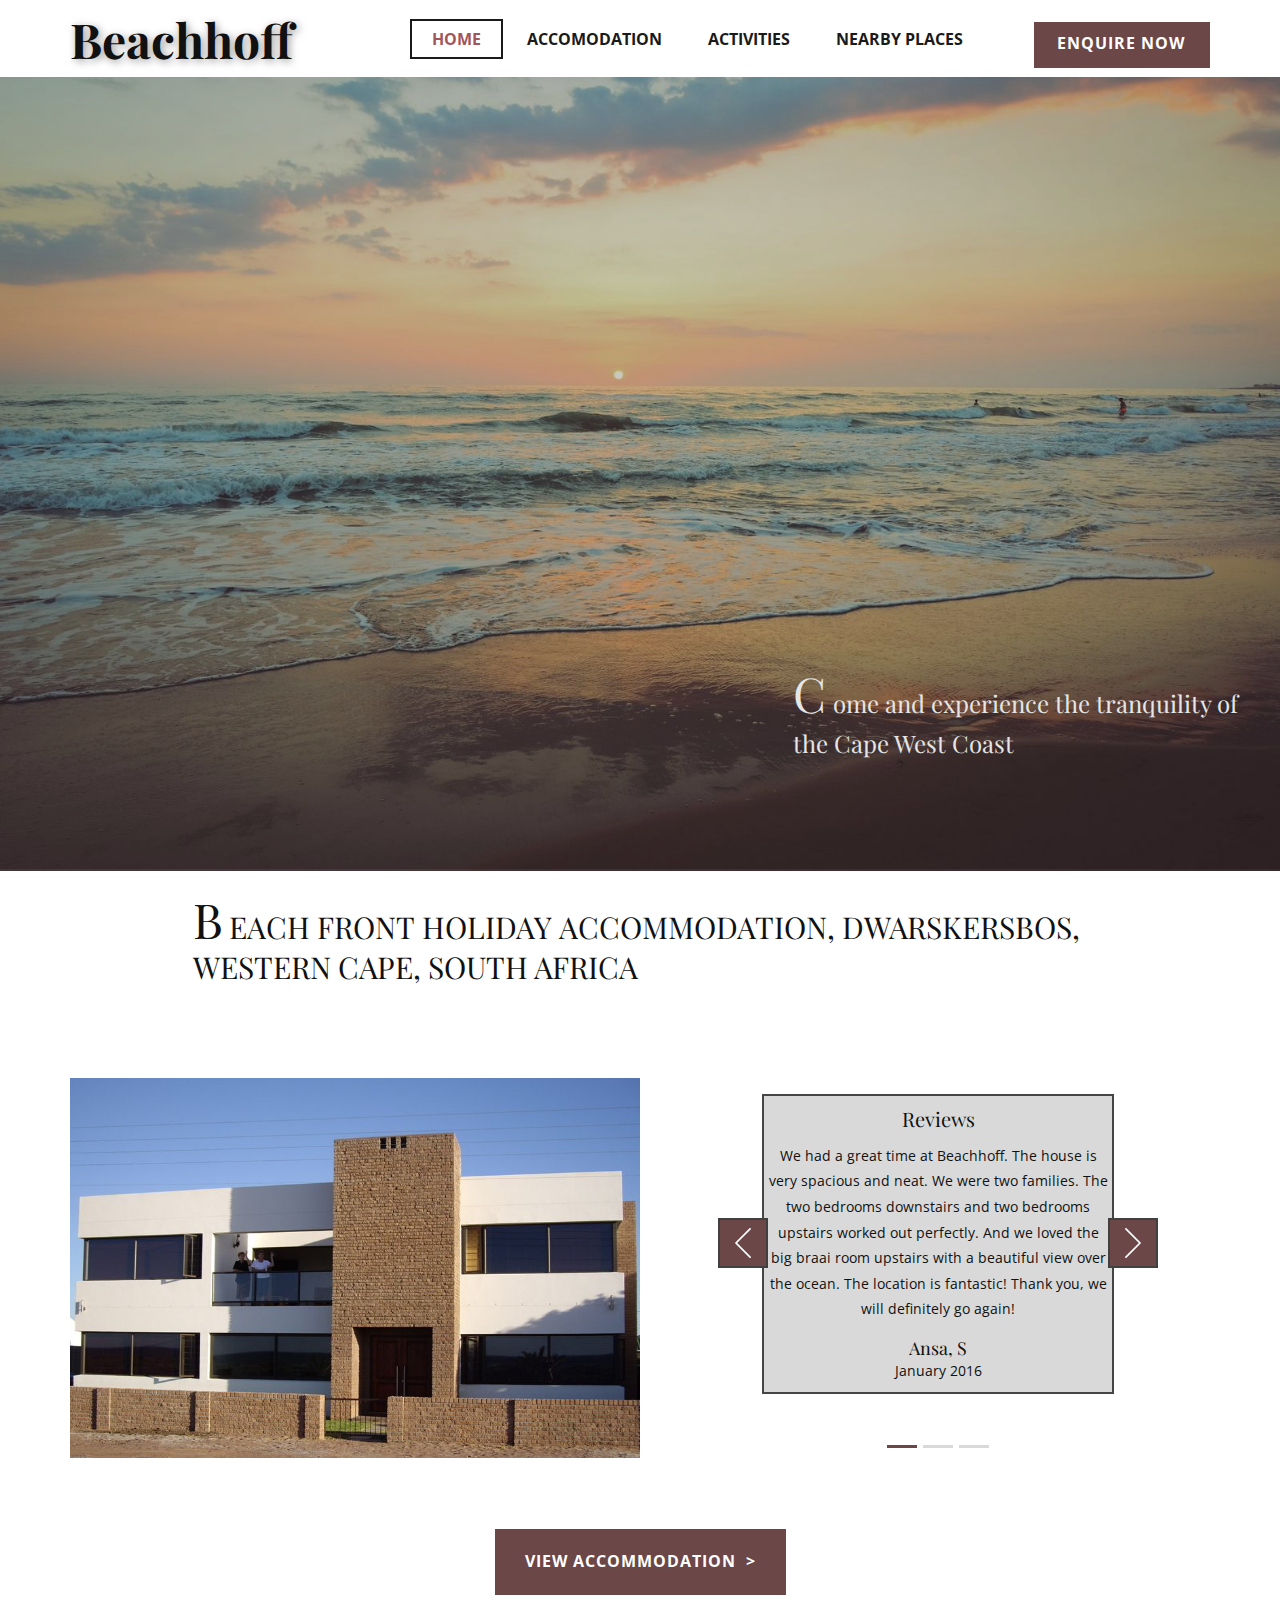
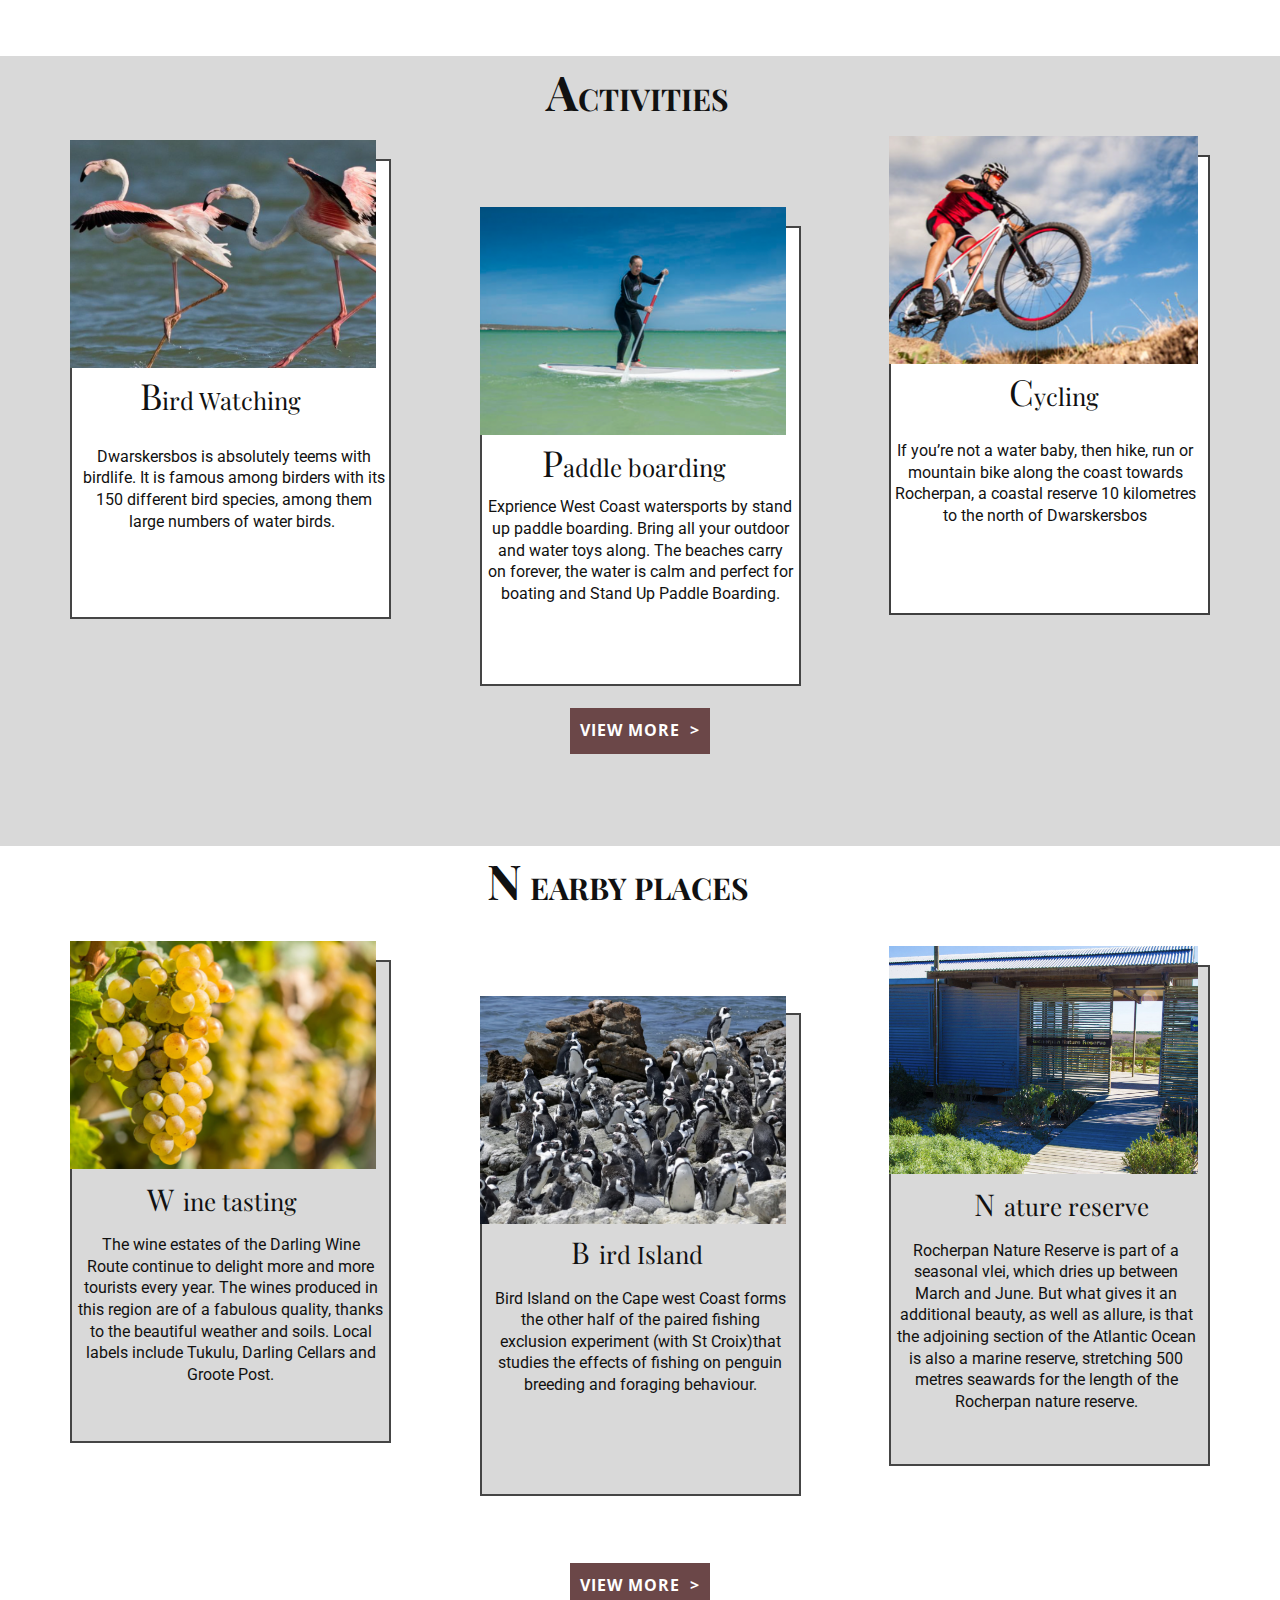
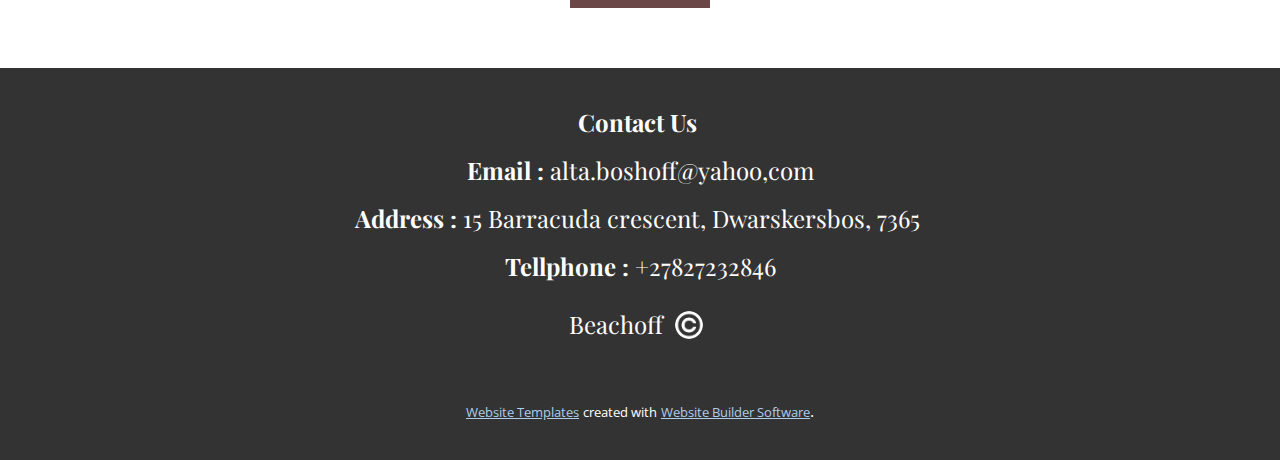
<file: Home.html>
<!DOCTYPE html>
<html style="font-size: 16px;">
  <head>
    <meta name="viewport" content="width=device-width, initial-scale=1.0">
    <meta charset="utf-8">
    <meta name="keywords" content="">
    <meta name="description" content="">
    <meta name="page_type" content="np-template-header-footer-from-plugin">
    <title>Home</title>
    <link rel="stylesheet" href="nicepage.css" media="screen">
<link rel="stylesheet" href="Home.css" media="screen">
    <script class="u-script" type="text/javascript" src="jquery.js" defer=""></script>
    <script class="u-script" type="text/javascript" src="nicepage.js" defer=""></script>
    <meta name="generator" content="Nicepage 4.10.5, nicepage.com">
    <link id="u-theme-google-font" rel="stylesheet" href="https://fonts.googleapis.com/css?family=Roboto:100,100i,300,300i,400,400i,500,500i,700,700i,900,900i|Open+Sans:300,300i,400,400i,500,500i,600,600i,700,700i,800,800i">
    <link id="u-page-google-font" rel="stylesheet" href="https://fonts.googleapis.com/css?family=Playfair+Display:400,400i,500,500i,600,600i,700,700i,800,800i,900,900i|Roboto:100,100i,300,300i,400,400i,500,500i,700,700i,900,900i">
    
    
    
    
    
    <script type="application/ld+json">{
		"@context": "http://schema.org",
		"@type": "Organization",
		"name": ""
}</script>
    <meta name="theme-color" content="#478ac9">
    <meta property="og:title" content="Home">
    <meta property="og:type" content="website">
  </head>
  <body class="u-body u-xl-mode"><header class="u-clearfix u-header u-sticky u-sticky-330a u-white u-header" id="sec-8ede"><div class="u-clearfix u-sheet u-sheet-1">
        <a href="Enquire.html" data-page-id="71661378" class="u-border-none u-btn u-button-style u-hover-palette-2-dark-1 u-palette-2-dark-2 u-btn-1">Enquire Now</a>
        <p class="u-custom-font u-font-playfair-display u-text u-text-default u-text-1">Beachhoff</p>
        <nav class="u-menu u-menu-dropdown u-offcanvas u-menu-1">
          <div class="menu-collapse" style="font-size: 1rem; letter-spacing: 0px; font-weight: 700; text-transform: uppercase;">
            <a class="u-button-style u-custom-active-border-color u-custom-border u-custom-border-color u-custom-borders u-custom-hover-border-color u-custom-left-right-menu-spacing u-custom-padding-bottom u-custom-text-active-color u-custom-text-color u-custom-text-hover-color u-custom-top-bottom-menu-spacing u-nav-link u-text-active-palette-1-base u-text-hover-palette-2-base" href="#">
              <svg class="u-svg-link" viewBox="0 0 24 24"><use xmlns:xlink="http://www.w3.org/1999/xlink" xlink:href="#menu-hamburger"></use></svg>
              <svg class="u-svg-content" version="1.1" id="menu-hamburger" viewBox="0 0 16 16" x="0px" y="0px" xmlns:xlink="http://www.w3.org/1999/xlink" xmlns="http://www.w3.org/2000/svg"><g><rect y="1" width="16" height="2"></rect><rect y="7" width="16" height="2"></rect><rect y="13" width="16" height="2"></rect>
</g></svg>
            </a>
          </div>
          <div class="u-custom-menu u-nav-container">
            <ul class="u-nav u-spacing-2 u-unstyled u-nav-1"><li class="u-nav-item"><a class="u-border-2 u-border-active-grey-90 u-border-hover-grey-50 u-button-style u-nav-link u-text-active-palette-2-dark-1 u-text-grey-90 u-text-hover-palette-2-dark-2" href="Home.html" style="padding: 10px 20px;">Home</a>
</li><li class="u-nav-item"><a class="u-border-2 u-border-active-grey-90 u-border-hover-grey-50 u-button-style u-nav-link u-text-active-palette-2-dark-1 u-text-grey-90 u-text-hover-palette-2-dark-2" href="Accomodation.html" style="padding: 10px 20px;">Accomodation</a>
</li><li class="u-nav-item"><a class="u-border-2 u-border-active-grey-90 u-border-hover-grey-50 u-button-style u-nav-link u-text-active-palette-2-dark-1 u-text-grey-90 u-text-hover-palette-2-dark-2" href="Activities.html" style="padding: 10px 20px;">Activities</a>
</li><li class="u-nav-item"><a class="u-border-2 u-border-active-grey-90 u-border-hover-grey-50 u-button-style u-nav-link u-text-active-palette-2-dark-1 u-text-grey-90 u-text-hover-palette-2-dark-2" href="Nearby-Places.html" style="padding: 10px 20px;">Nearby Places</a>
</li></ul>
          </div>
          <div class="u-custom-menu u-nav-container-collapse">
            <div class="u-black u-container-style u-inner-container-layout u-opacity u-opacity-95 u-sidenav">
              <div class="u-inner-container-layout u-sidenav-overflow">
                <div class="u-menu-close"></div>
                <ul class="u-align-center u-nav u-popupmenu-items u-unstyled u-nav-2"><li class="u-nav-item"><a class="u-button-style u-nav-link" href="Home.html">Home</a>
</li><li class="u-nav-item"><a class="u-button-style u-nav-link" href="Accomodation.html">Accomodation</a>
</li><li class="u-nav-item"><a class="u-button-style u-nav-link" href="Activities.html">Activities</a>
</li><li class="u-nav-item"><a class="u-button-style u-nav-link" href="Nearby-Places.html">Nearby Places</a>
</li></ul>
              </div>
            </div>
            <div class="u-black u-menu-overlay u-opacity u-opacity-70"></div>
          </div>
        </nav>
      </div></header>
    <section class="u-clearfix u-image u-section-1" id="sec-693b" data-image-width="2400" data-image-height="1554">
      <div class="u-black u-container-style u-expanded-width u-group u-opacity u-opacity-20 u-shape-rectangle u-group-1">
        <div class="u-container-layout u-container-layout-1">
          <h3 class="u-custom-font u-font-playfair-display u-text u-text-palette-2-dark-2 u-text-1">
            <span class="u-text-palette-2-dark-1">
              <span style="font-size: 1.25rem;"></span>
            </span>
            <span class="u-text-grey-10">
              <span style="font-size: 3rem;">C</span>
              <span style="font-size: 1.5rem;">ome and experience the tranquility of the Cape West Coast</span>
            </span>
          </h3>
        </div>
      </div>
    </section>
    <section class="u-clearfix u-section-2" id="sec-f273">
      <div class="u-clearfix u-sheet u-sheet-1">
        <h4 class="u-custom-font u-font-playfair-display u-text u-text-1">
          <span style="font-size: 3rem;">B</span>
          <span style="font-size: 1.875rem; font-weight: 400;">each Front&nbsp;holiday&nbsp;accommodation,&nbsp;Dwarskersbos, Western Cape, South Africa</span>
          <br>
          <br>
        </h4>
        <img class="u-image u-image-default u-image-1" src="images/10722191.jpg" alt="" data-image-width="840" data-image-height="560">
        <div data-interval="5000" data-u-ride="carousel" class="u-carousel u-slider u-slider-1" id="carousel-0e38">
          <ol class="u-absolute-hcenter u-carousel-indicators u-carousel-indicators-1">
            <li data-u-target="#carousel-0e38" class="u-active u-active-palette-2-dark-2 u-grey-15" data-u-slide-to="0"></li>
            <li data-u-target="#carousel-0e38" class="u-active-palette-2-dark-2 u-grey-15" data-u-slide-to="1"></li>
            <li data-u-target="#carousel-0e38" class="u-active-palette-2-dark-2 u-grey-15" data-u-slide-to="2"></li>
          </ol>
          <div class="u-carousel-inner" role="listbox">
            <div class="u-active u-carousel-item u-container-style u-slide">
              <div class="u-container-layout u-container-layout-1">
                <div class="u-border-2 u-border-grey-dark-1 u-grey-15 u-shape u-shape-rectangle u-shape-1"></div>
                <h5 class="u-custom-font u-font-playfair-display u-text u-text-default u-text-2">Reviews</h5>
                <p class="u-align-center u-text u-text-3">
                  <span style="font-size: 0.875rem;">We had a great time at Beachhoff. The house is very spacious and neat. We were two families. The two bedrooms downstairs and two bedrooms upstairs worked out perfectly. And we loved the big braai room upstairs with a beautiful view over the ocean. The location is fantastic! Thank you, we will definitely go again!</span>
                </p>
                <h4 class="u-align-center u-custom-font u-font-playfair-display u-text u-text-4">Ansa, S </h4>
                <p class="u-align-center u-small-text u-text u-text-variant u-text-5">January 2016</p>
              </div>
            </div>
            <div class="u-carousel-item u-container-style u-slide">
              <div class="u-container-layout u-container-layout-2">
                <div class="u-border-2 u-border-grey-dark-1 u-expanded-width u-grey-15 u-shape u-shape-rectangle u-shape-2"></div>
                <h5 class="u-custom-font u-font-playfair-display u-text u-text-default u-text-6">Reviews</h5>
                <p class="u-align-center u-text u-text-7"> Ligging baie goed.
Die huis is baie goed geleë en maak die stap na die strand baie lekker. Die kamers is ook baie ruim.</p>
                <h4 class="u-align-center u-custom-font u-font-playfair-display u-text u-text-8">Emmie, K</h4>
                <p class="u-align-center u-small-text u-text u-text-variant u-text-9">April 2018</p>
              </div>
            </div>
            <div class="u-carousel-item u-container-style u-slide u-carousel-item-3">
              <div class="u-container-layout u-container-layout-3">
                <div class="u-border-2 u-border-grey-dark-1 u-expanded-width u-grey-15 u-shape u-shape-rectangle u-shape-3"></div>
                <h5 class="u-custom-font u-font-playfair-display u-text u-text-default u-text-10">Reviews</h5>
                <p class="u-align-center u-text u-text-11">
                  <span style="font-size: 0.875rem;"></span>Was very nice, spacious house.
We had a very nice time at Beachhoff - few things short in the kitchen, such as dishtowel, placemats and table cloth, but otherwise very nice and clean. Space for lots of people and exquisite ocean view.
                </p>
                <h4 class="u-align-center u-custom-font u-font-playfair-display u-text u-text-12">Maritsa, B </h4>
                <p class="u-align-center u-small-text u-text u-text-variant u-text-13">September 2016</p>
              </div>
            </div>
          </div>
          <a class="u-border-2 u-border-grey-75 u-carousel-control u-carousel-control-prev u-hover-palette-2-dark-1 u-icon-rounded u-palette-2-dark-2 u-spacing-5 u-text-body-alt-color u-carousel-control-1" href="#carousel-0e38" role="button" data-u-slide="prev">
            <span aria-hidden="true">
              <svg viewBox="0 0 477.175 477.175"><path d="M145.188,238.575l215.5-215.5c5.3-5.3,5.3-13.8,0-19.1s-13.8-5.3-19.1,0l-225.1,225.1c-5.3,5.3-5.3,13.8,0,19.1l225.1,225
                    c2.6,2.6,6.1,4,9.5,4s6.9-1.3,9.5-4c5.3-5.3,5.3-13.8,0-19.1L145.188,238.575z"></path></svg>
            </span>
            <span class="sr-only">Previous</span>
          </a>
          <a class="u-border-2 u-border-grey-75 u-carousel-control u-carousel-control-next u-hover-palette-2-dark-1 u-icon-rounded u-palette-2-dark-2 u-spacing-5 u-text-body-alt-color u-carousel-control-2" href="#carousel-0e38" role="button" data-u-slide="next">
            <span aria-hidden="true">
              <svg viewBox="0 0 477.175 477.175"><path d="M360.731,229.075l-225.1-225.1c-5.3-5.3-13.8-5.3-19.1,0s-5.3,13.8,0,19.1l215.5,215.5l-215.5,215.5
                    c-5.3,5.3-5.3,13.8,0,19.1c2.6,2.6,6.1,4,9.5,4c3.4,0,6.9-1.3,9.5-4l225.1-225.1C365.931,242.875,365.931,234.275,360.731,229.075z"></path></svg>
            </span>
            <span class="sr-only">Next</span>
          </a>
        </div>
        <a href="Accomodation.html" data-page-id="2484804886" class="u-border-none u-btn u-button-style u-hover-palette-1-dark-1 u-palette-2-dark-2 u-btn-1">View Accommodation&nbsp; &gt;</a>
      </div>
    </section>
    <section class="u-clearfix u-grey-15 u-section-3" id="sec-3609">
      <div class="u-clearfix u-sheet u-sheet-1">
        <h3 class="u-custom-font u-font-playfair-display u-text u-text-1">
          <span style="font-size: 3rem;">A</span>ctivities
        </h3>
        <div class="u-border-2 u-border-grey-75 u-shape u-shape-rectangle u-white u-shape-1"></div>
        <img class="u-image u-image-default u-image-1" src="images/Screenshot_2022-05-03_at_3.19.24_PM.png" alt="" data-image-width="1006" data-image-height="598">
        <h4 class="u-custom-font u-font-playfair-display u-text u-text-2">
          <span style="font-size: 36px;">C<span style="font-size: 1.5rem;">ycling</span>
          </span>
        </h4>
        <h6 class="u-align-center u-custom-font u-font-roboto u-text u-text-3">
          <span style="font-size: 1rem;">If you’re not a water baby, then hike, run or mountain bike along the coast towards Rocherpan, a coastal reserve 10 kilometres to the north of Dwarskersbos</span>
        </h6>
        <div class="u-border-2 u-border-grey-dark-1 u-shape u-shape-rectangle u-white u-shape-2"></div>
        <img class="u-image u-image-default u-image-2" src="images/Screenshot_2022-05-03_at_3.39.28_PM.png" alt="" data-image-width="1102" data-image-height="636">
        <h4 class="u-custom-font u-font-playfair-display u-text u-text-4">
          <span style="font-size: 2.25rem;">B</span>ird Watching
        </h4>
        <h6 class="u-align-center u-custom-font u-font-roboto u-text u-text-5">
          <span style="font-size: 1rem;">Dwarskersbos is absolutely teems with birdlife. It is famous among birders with its 150 different bird species, among them large numbers of water birds.&nbsp;</span>
        </h6>
        <div class="u-border-2 u-border-grey-dark-1 u-shape u-shape-rectangle u-white u-shape-3"></div>
        <img class="u-image u-image-default u-image-3" src="images/Screenshot_2022-05-03_at_3.13.41_PM.png" alt="" data-image-width="1040" data-image-height="550">
        <h4 class="u-custom-font u-font-playfair-display u-text u-text-6">
          <span style="font-size: 36px;">P<span style="font-size: 1.5rem;">addle boarding</span>
          </span>
        </h4>
        <h6 class="u-align-center u-custom-font u-font-roboto u-text u-text-7">
          <span style="font-size: 1rem;">Exprience West Coast watersports by stand up paddle boarding.
Bring all your outdoor and water toys along. The beaches carry on forever, the water is calm and perfect for boating and Stand Up Paddle Boarding.</span>
        </h6>
        <a href="Activities.html" data-page-id="140016590" class="u-border-none u-btn u-button-style u-hover-palette-2-dark-1 u-palette-2-dark-2 u-btn-1">View more&nbsp; &gt;</a>
      </div>
    </section>
    <section class="u-clearfix u-section-4" id="sec-ec7f">
      <div class="u-clearfix u-sheet u-sheet-1">
        <h3 class="u-custom-font u-font-playfair-display u-text u-text-1">
          <span style="font-size: 36px;">
            <span style="font-size: 3rem;">N</span>
            <span style="font-size: 1.875rem;">earby Places</span>
          </span>
        </h3>
        <div class="u-border-2 u-border-grey-dark-1 u-grey-15 u-shape u-shape-rectangle u-shape-1"></div>
        <img class="u-image u-image-default u-image-1" src="images/Screenshot_2022-05-03_at_4.01.39_PM.png" alt="" data-image-width="1452" data-image-height="1094">
        <h4 class="u-custom-font u-font-playfair-display u-text u-text-2">
          <span style="font-size: 36px;">
            <span style="font-size: 1.875rem;">W</span>
            <span style="font-size: 1.5rem;">ine tasting</span>
          </span>
        </h4>
        <h6 class="u-align-center u-custom-font u-font-roboto u-text u-text-3">
          <span style="font-size: 1rem;">The wine estates of the&nbsp;Darling Wine Route&nbsp;continue to delight more and more tourists every year. The wines produced in this region are of a fabulous quality, thanks to the beautiful weather and soils.
Local labels include Tukulu, Darling Cellars and Groote Post.</span>
        </h6>
        <div class="u-border-2 u-border-grey-dark-1 u-grey-15 u-shape u-shape-rectangle u-shape-2"></div>
        <img class="u-image u-image-default u-image-2" src="images/Screenshot_2022-05-03_at_3.52.55_PM.png" alt="" data-image-width="2080" data-image-height="1166">
        <h4 class="u-custom-font u-font-playfair-display u-text u-text-4">
          <span style="font-size: 36px;">
            <span style="font-size: 1.875rem;">N</span>
            <span style="font-size: 1.5rem;">ature reserve</span>
          </span>
        </h4>
        <h6 class="u-align-center u-custom-font u-font-roboto u-text u-text-5">
          <span style="font-size: 1rem;">Rocherpan Nature Reserve is part of a seasonal vlei, which dries up between March and June. But what gives it an additional beauty, as well as allure, is that the adjoining section of the Atlantic Ocean is also a marine reserve, stretching 500 metres seawards for the length of the Rocherpan nature reserve.</span>
        </h6>
        <div class="u-border-2 u-border-grey-dark-1 u-grey-15 u-shape u-shape-rectangle u-shape-3"></div>
        <img class="u-image u-image-default u-image-3" src="images/Screenshot_2022-05-03_at_3.57.19_PM.png" alt="" data-image-width="1600" data-image-height="869">
        <h4 class="u-custom-font u-font-playfair-display u-text u-text-6">
          <span style="font-size: 36px;">
            <span style="font-size: 1.875rem;">B</span>
            <span style="font-size: 1.5rem;">ird Island</span>
          </span>
        </h4>
        <h6 class="u-align-center u-custom-font u-font-roboto u-text u-text-7">
          <span style="font-size: 1rem;">Bird Island on the Cape west Coast forms the other half of the paired fishing exclusion experiment (with St Croix)that studies the effects of fishing on penguin breeding and foraging behaviour.</span>
        </h6>
        <a href="Nearby-Places.html" data-page-id="171790581" class="u-border-none u-btn u-button-style u-hover-palette-2-dark-1 u-palette-2-dark-2 u-btn-1">View more&nbsp; &gt;</a>
      </div>
    </section>
    
    
    <footer class="u-align-center u-clearfix u-footer u-grey-80 u-footer" id="sec-9611"><div class="u-clearfix u-sheet u-sheet-1">
        <p class="u-align-center u-custom-font u-font-playfair-display u-small-text u-text u-text-variant u-text-1">
          <span style="font-weight: 700;">Contact Us&nbsp;</span>
          <span style="font-weight: 700;">
            <br>Email :
          </span> alta.boshoff@yahoo,com<br>
          <span style="font-weight: 700;">Address :</span> 15 Barracuda crescent, Dwarskersbos, 7365&nbsp;<br>
          <span style="font-weight: 700;">Tellphone :</span> +27827232846
        </p>
        <p class="u-custom-font u-font-playfair-display u-small-text u-text u-text-variant u-text-2">Beachoff&nbsp;</p>
        <div class="u-image u-image-circle u-preserve-proportions u-image-1" alt="" data-image-width="2000" data-image-height="2000"></div>
      </div></footer>
    <section class="u-backlink u-clearfix u-grey-80">
      <a class="u-link" href="https://nicepage.com/website-templates" target="_blank">
        <span>Website Templates</span>
      </a>
      <p class="u-text">
        <span>created with</span>
      </p>
      <a class="u-link" href="" target="_blank">
        <span>Website Builder Software</span>
      </a>. 
    </section>
  </body>
</html>
</file>
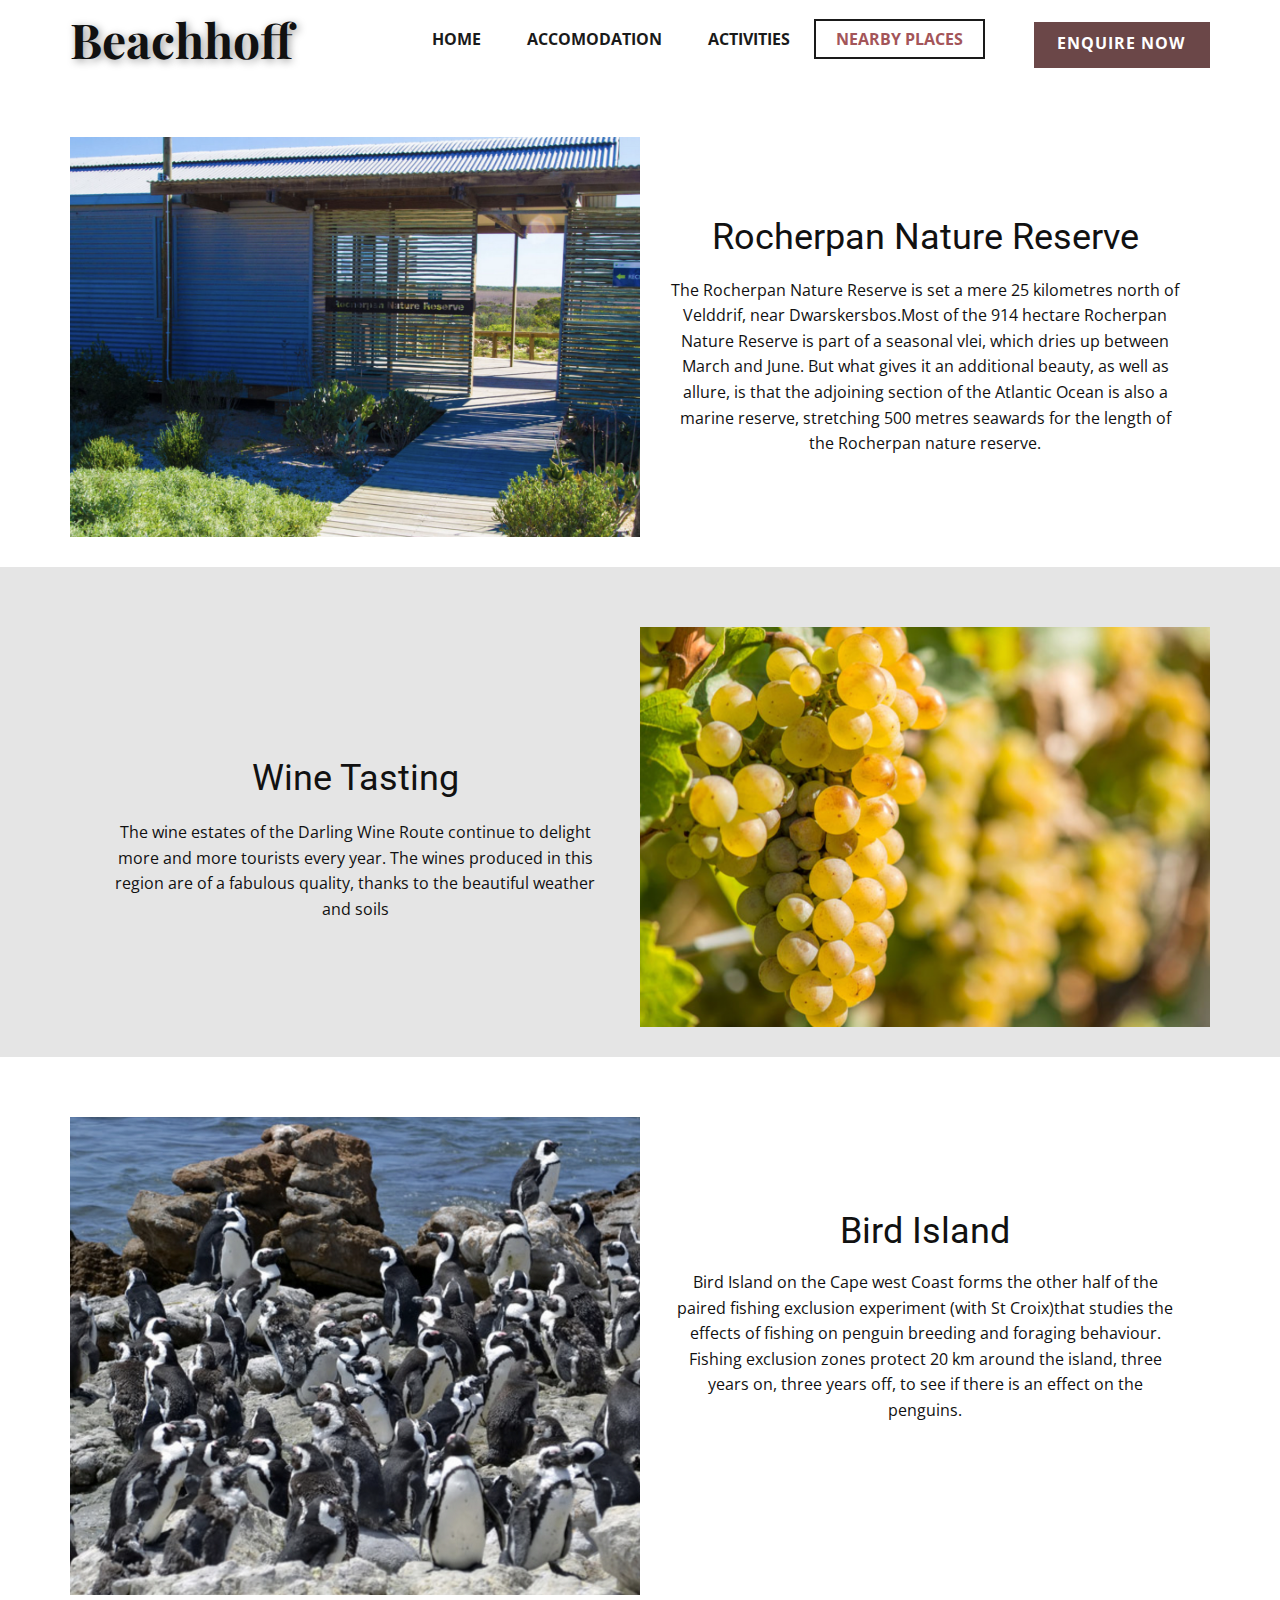
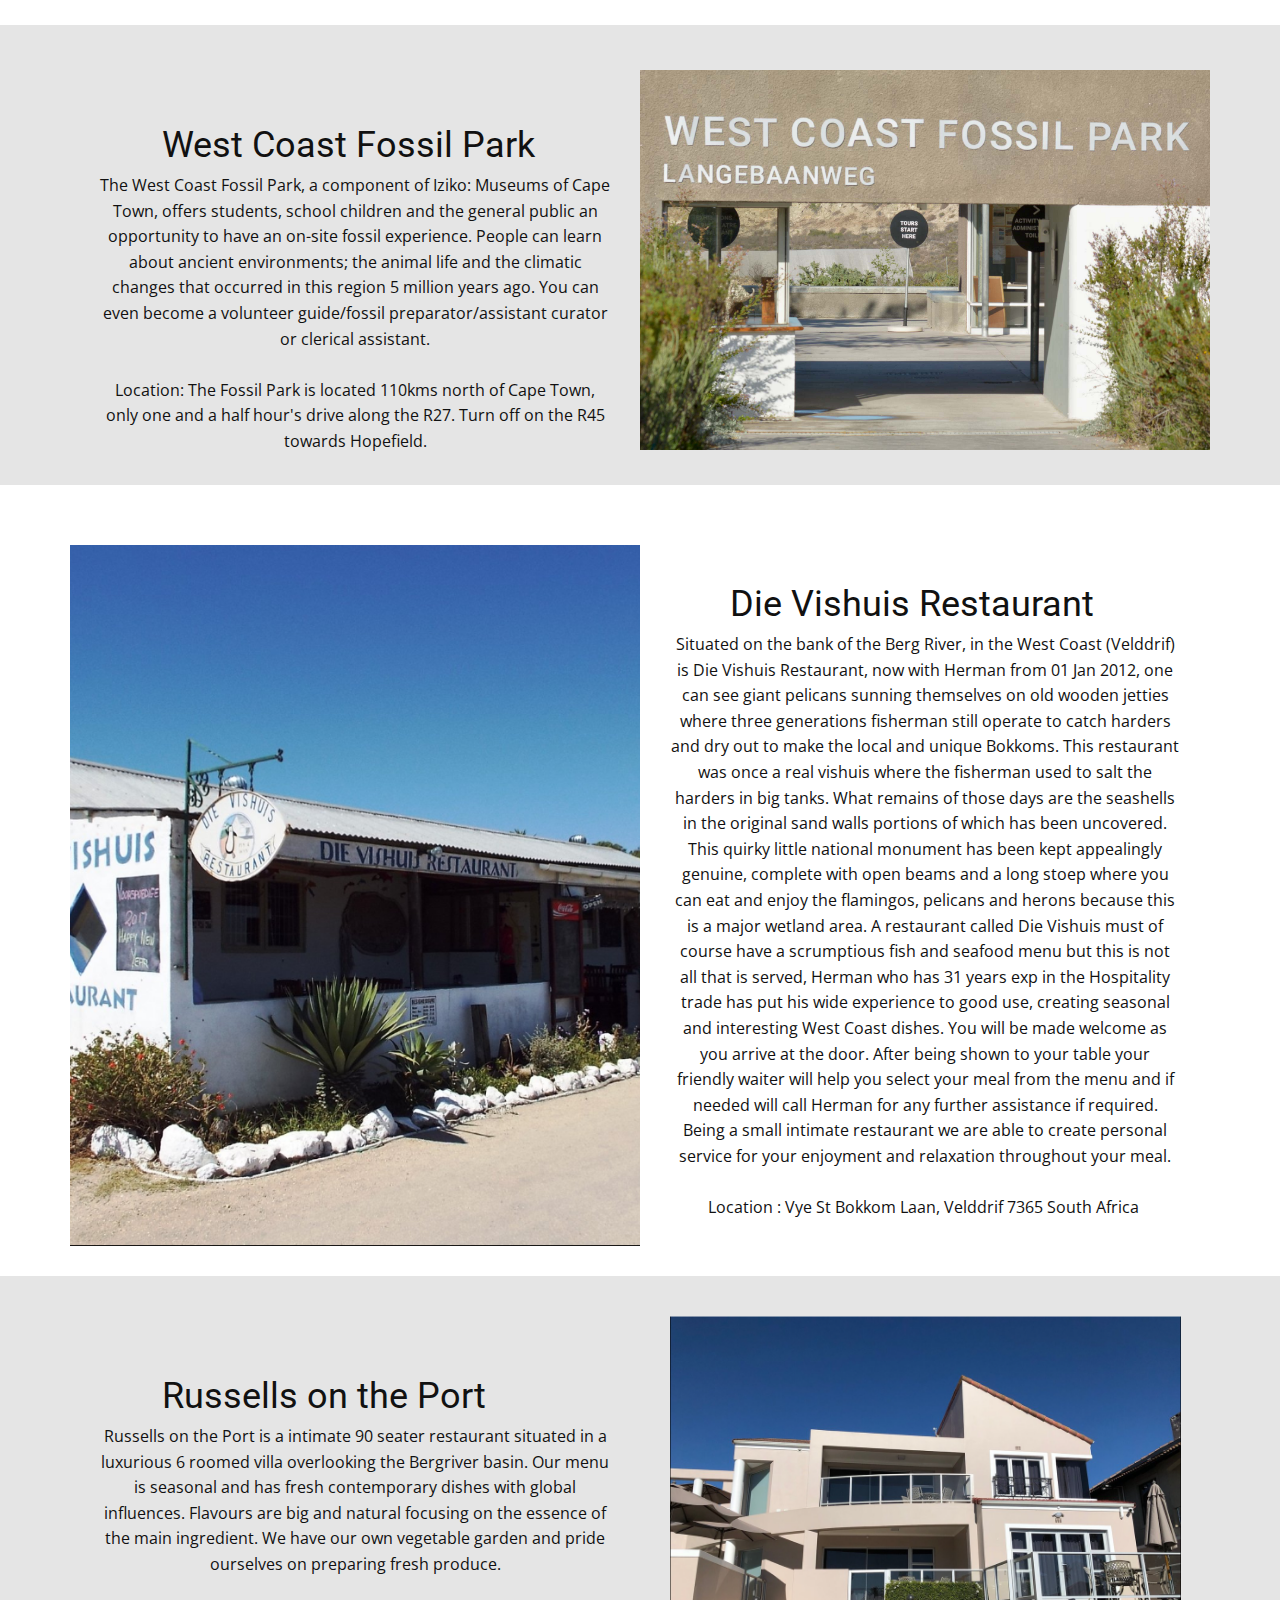
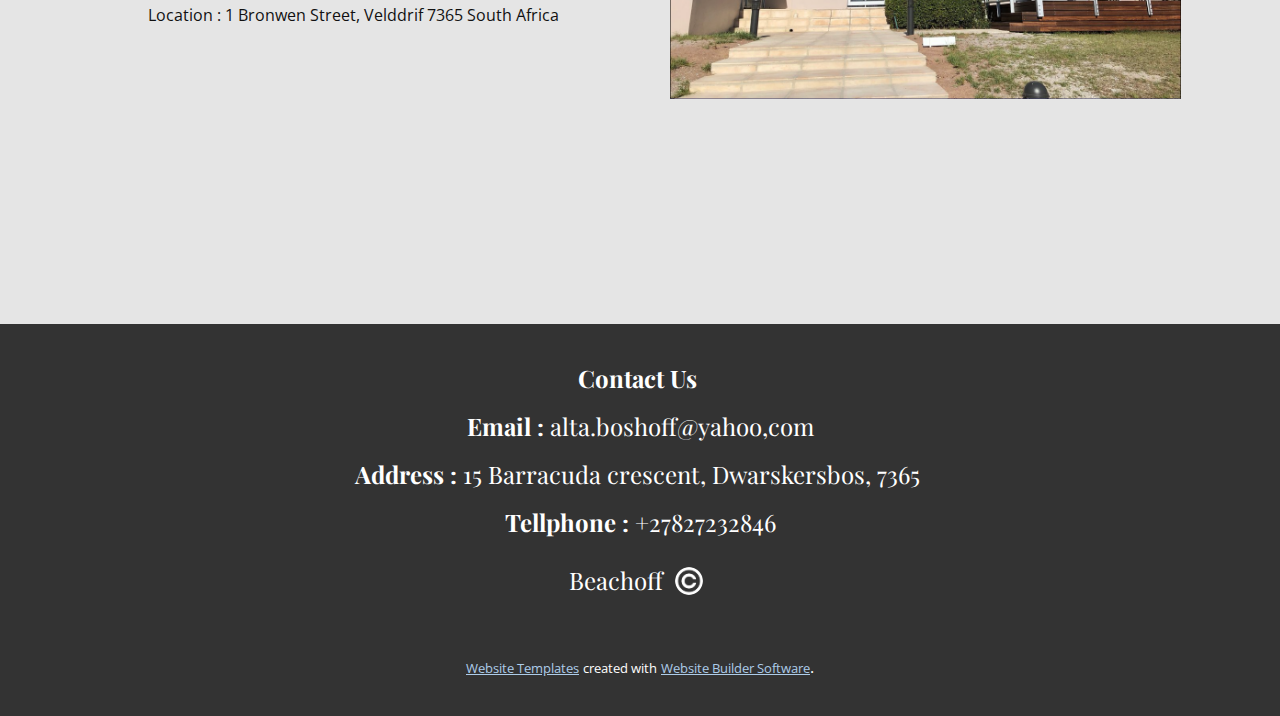
<file: Nearby-Places.html>
<!DOCTYPE html>
<html style="font-size: 16px;">
  <head>
    <meta name="viewport" content="width=device-width, initial-scale=1.0">
    <meta charset="utf-8">
    <meta name="keywords" content="INTUITIVE">
    <meta name="description" content="">
    <meta name="page_type" content="np-template-header-footer-from-plugin">
    <title>Nearby Places</title>
    <link rel="stylesheet" href="nicepage.css" media="screen">
<link rel="stylesheet" href="Nearby-Places.css" media="screen">
    <script class="u-script" type="text/javascript" src="jquery.js" defer=""></script>
    <script class="u-script" type="text/javascript" src="nicepage.js" defer=""></script>
    <meta name="generator" content="Nicepage 4.10.5, nicepage.com">
    <link id="u-theme-google-font" rel="stylesheet" href="https://fonts.googleapis.com/css?family=Roboto:100,100i,300,300i,400,400i,500,500i,700,700i,900,900i|Open+Sans:300,300i,400,400i,500,500i,600,600i,700,700i,800,800i">
    <link id="u-page-google-font" rel="stylesheet" href="https://fonts.googleapis.com/css?family=Playfair+Display:400,400i,500,500i,600,600i,700,700i,800,800i,900,900i">
    
    
    
    
    
    
    
    <script type="application/ld+json">{
		"@context": "http://schema.org",
		"@type": "Organization",
		"name": ""
}</script>
    <meta name="theme-color" content="#478ac9">
    <meta property="og:title" content="Nearby Places">
    <meta property="og:type" content="website">
  </head>
  <body class="u-body u-xl-mode"><header class="u-clearfix u-header u-sticky u-sticky-330a u-white u-header" id="sec-8ede"><div class="u-clearfix u-sheet u-sheet-1">
        <a href="Enquire.html" data-page-id="71661378" class="u-border-none u-btn u-button-style u-hover-palette-2-dark-1 u-palette-2-dark-2 u-btn-1">Enquire Now</a>
        <p class="u-custom-font u-font-playfair-display u-text u-text-default u-text-1">Beachhoff</p>
        <nav class="u-menu u-menu-dropdown u-offcanvas u-menu-1">
          <div class="menu-collapse" style="font-size: 1rem; letter-spacing: 0px; font-weight: 700; text-transform: uppercase;">
            <a class="u-button-style u-custom-active-border-color u-custom-border u-custom-border-color u-custom-borders u-custom-hover-border-color u-custom-left-right-menu-spacing u-custom-padding-bottom u-custom-text-active-color u-custom-text-color u-custom-text-hover-color u-custom-top-bottom-menu-spacing u-nav-link u-text-active-palette-1-base u-text-hover-palette-2-base" href="#">
              <svg class="u-svg-link" viewBox="0 0 24 24"><use xmlns:xlink="http://www.w3.org/1999/xlink" xlink:href="#menu-hamburger"></use></svg>
              <svg class="u-svg-content" version="1.1" id="menu-hamburger" viewBox="0 0 16 16" x="0px" y="0px" xmlns:xlink="http://www.w3.org/1999/xlink" xmlns="http://www.w3.org/2000/svg"><g><rect y="1" width="16" height="2"></rect><rect y="7" width="16" height="2"></rect><rect y="13" width="16" height="2"></rect>
</g></svg>
            </a>
          </div>
          <div class="u-custom-menu u-nav-container">
            <ul class="u-nav u-spacing-2 u-unstyled u-nav-1"><li class="u-nav-item"><a class="u-border-2 u-border-active-grey-90 u-border-hover-grey-50 u-button-style u-nav-link u-text-active-palette-2-dark-1 u-text-grey-90 u-text-hover-palette-2-dark-2" href="Home.html" style="padding: 10px 20px;">Home</a>
</li><li class="u-nav-item"><a class="u-border-2 u-border-active-grey-90 u-border-hover-grey-50 u-button-style u-nav-link u-text-active-palette-2-dark-1 u-text-grey-90 u-text-hover-palette-2-dark-2" href="Accomodation.html" style="padding: 10px 20px;">Accomodation</a>
</li><li class="u-nav-item"><a class="u-border-2 u-border-active-grey-90 u-border-hover-grey-50 u-button-style u-nav-link u-text-active-palette-2-dark-1 u-text-grey-90 u-text-hover-palette-2-dark-2" href="Activities.html" style="padding: 10px 20px;">Activities</a>
</li><li class="u-nav-item"><a class="u-border-2 u-border-active-grey-90 u-border-hover-grey-50 u-button-style u-nav-link u-text-active-palette-2-dark-1 u-text-grey-90 u-text-hover-palette-2-dark-2" href="Nearby-Places.html" style="padding: 10px 20px;">Nearby Places</a>
</li></ul>
          </div>
          <div class="u-custom-menu u-nav-container-collapse">
            <div class="u-black u-container-style u-inner-container-layout u-opacity u-opacity-95 u-sidenav">
              <div class="u-inner-container-layout u-sidenav-overflow">
                <div class="u-menu-close"></div>
                <ul class="u-align-center u-nav u-popupmenu-items u-unstyled u-nav-2"><li class="u-nav-item"><a class="u-button-style u-nav-link" href="Home.html">Home</a>
</li><li class="u-nav-item"><a class="u-button-style u-nav-link" href="Accomodation.html">Accomodation</a>
</li><li class="u-nav-item"><a class="u-button-style u-nav-link" href="Activities.html">Activities</a>
</li><li class="u-nav-item"><a class="u-button-style u-nav-link" href="Nearby-Places.html">Nearby Places</a>
</li></ul>
              </div>
            </div>
            <div class="u-black u-menu-overlay u-opacity u-opacity-70"></div>
          </div>
        </nav>
      </div></header>
    <section class="u-clearfix u-section-1" id="sec-1739">
      <div class="u-clearfix u-sheet u-sheet-1">
        <div class="u-clearfix u-expanded-width u-layout-wrap u-layout-wrap-1">
          <div class="u-layout">
            <div class="u-layout-row">
              <div class="u-container-style u-image u-layout-cell u-size-30 u-image-1" data-image-width="2080" data-image-height="1166">
                <div class="u-container-layout u-valign-top u-container-layout-1"></div>
              </div>
              <div class="u-align-center u-container-style u-layout-cell u-shape-rectangle u-size-30 u-layout-cell-2">
                <div class="u-container-layout u-valign-middle u-container-layout-2">
                  <h2 class="u-text u-text-default u-text-1">Rocherpan Nature Reserve</h2>
                  <p class="u-text u-text-default u-text-2"> The Rocherpan Nature Reserve is set a mere 25 kilometres north of Velddrif, near Dwarskersbos.Most of the 914 hectare Rocherpan Nature Reserve is part of a seasonal vlei, which dries up between March and June. But what gives it an additional beauty, as well as allure, is that the adjoining section of the Atlantic Ocean is also a marine reserve, stretching 500 metres seawards for the length of the Rocherpan nature reserve.</p>
                </div>
              </div>
            </div>
          </div>
        </div>
      </div>
    </section>
    <section class="u-clearfix u-grey-10 u-section-2" id="carousel_1e11">
      <div class="u-clearfix u-sheet u-sheet-1">
        <div class="u-clearfix u-expanded-width u-layout-wrap u-layout-wrap-1">
          <div class="u-gutter-0 u-layout">
            <div class="u-layout-row">
              <div class="u-align-center u-container-style u-layout-cell u-shape-rectangle u-size-30 u-layout-cell-1">
                <div class="u-container-layout u-container-layout-1">
                  <h2 class="u-text u-text-default u-text-1">Wine Tasting</h2>
                  <p class="u-text u-text-default u-text-2"> The wine estates of the&nbsp;Darling Wine Route&nbsp;continue to delight more and more tourists every year. The wines produced in this region are of a fabulous quality, thanks to the beautiful weather and soils</p>
                </div>
              </div>
              <div class="u-container-style u-image u-layout-cell u-size-30 u-image-1" data-image-width="1452" data-image-height="1094">
                <div class="u-container-layout u-valign-top u-container-layout-2"></div>
              </div>
            </div>
          </div>
        </div>
      </div>
    </section>
    <section class="u-clearfix u-section-3" id="carousel_00b4">
      <div class="u-clearfix u-sheet u-sheet-1">
        <div class="u-clearfix u-expanded-width u-layout-wrap u-layout-wrap-1">
          <div class="u-layout">
            <div class="u-layout-row">
              <div class="u-container-style u-image u-layout-cell u-size-30 u-image-1" data-image-width="1632" data-image-height="886">
                <div class="u-container-layout u-valign-top u-container-layout-1"></div>
              </div>
              <div class="u-align-center u-container-style u-layout-cell u-shape-rectangle u-size-30 u-layout-cell-2">
                <div class="u-container-layout u-container-layout-2">
                  <h2 class="u-text u-text-default u-text-1">Bird Island</h2>
                  <p class="u-text u-text-2"> Bird Island on the Cape west Coast forms the other half of the paired fishing exclusion experiment (with St Croix)that studies the effects of fishing on penguin breeding and foraging behaviour. Fishing exclusion zones protect 20 km around the island, three years on, three years off, to see if there is an effect on the penguins.<br>
                    <br>
                    <br>
                    <br>
                    <br>
                    <br>
                    <br>
                    <br>
                    <br>
                  </p>
                </div>
              </div>
            </div>
          </div>
        </div>
      </div>
    </section>
    <section class="u-clearfix u-grey-10 u-section-4" id="carousel_0023">
      <div class="u-clearfix u-sheet u-sheet-1">
        <div class="u-clearfix u-expanded-width u-gutter-0 u-layout-wrap u-layout-wrap-1">
          <div class="u-layout">
            <div class="u-layout-row">
              <div class="u-align-center u-container-style u-layout-cell u-shape-rectangle u-size-30 u-layout-cell-1">
                <div class="u-container-layout u-container-layout-1">
                  <h2 class="u-text u-text-default u-text-1">West Coast Fossil Park</h2>
                  <p class="u-text u-text-2"> The West Coast Fossil Park, a component of Iziko: Museums of Cape Town, offers students, school children and the general public an opportunity to have an on-site fossil experience. People can learn about ancient environments; the animal life and the climatic changes that occurred in this region 5 million years ago. You can even become a volunteer guide/fossil preparator/assistant curator or clerical assistant.<br>
                    <br>Location: The Fossil Park is located 110kms north of Cape Town, only one and a half hour's drive along the R27. Turn off on the R45 towards Hopefield.<br>
                  </p>
                </div>
              </div>
              <div class="u-container-style u-image u-image-contain u-layout-cell u-size-30 u-image-1" data-image-width="1920" data-image-height="1280">
                <div class="u-container-layout u-valign-top u-container-layout-2"></div>
              </div>
            </div>
          </div>
        </div>
      </div>
    </section>
    <section class="u-clearfix u-section-5" id="carousel_8ab1">
      <div class="u-clearfix u-sheet u-sheet-1">
        <div class="u-clearfix u-expanded-width u-layout-wrap u-layout-wrap-1">
          <div class="u-layout">
            <div class="u-layout-row">
              <div class="u-container-style u-image u-layout-cell u-size-30 u-image-1" data-image-width="1440" data-image-height="813">
                <div class="u-container-layout u-valign-top u-container-layout-1"></div>
              </div>
              <div class="u-align-center u-container-style u-layout-cell u-shape-rectangle u-size-30 u-layout-cell-2">
                <div class="u-container-layout u-container-layout-2">
                  <h2 class="u-text u-text-default u-text-1"> Die Vishuis Restaurant<br>
                  </h2>
                  <p class="u-text u-text-2"> Situated on the bank of the Berg River, in the West Coast (Velddrif) is Die Vishuis Restaurant, now with Herman from 01 Jan 2012, one can see giant pelicans sunning themselves on old wooden jetties where three generations fisherman still operate to catch harders and dry out to make the local and unique Bokkoms. This restaurant was once a real vishuis where the fisherman used to salt the harders in big tanks. What remains of those days are the seashells in the original sand walls portions of which has been uncovered. This quirky little national monument has been kept appealingly genuine, complete with open beams and a long stoep where you can eat and enjoy the flamingos, pelicans and herons because this is a major wetland area. A restaurant called Die Vishuis must of course have a scrumptious fish and seafood menu but this is not all that is served, Herman who has 31 years exp in the Hospitality trade has put his wide experience to good use, creating seasonal and interesting West Coast dishes. You will be made welcome as you arrive at the door. After being shown to your table your friendly waiter will help you select your meal from the menu and if needed will call Herman for any further assistance if required. Being a small intimate restaurant we are able to create personal service for your enjoyment and relaxation throughout your meal.<br>
                    <br>Location : Vye St Bokkom Laan, Velddrif 7365 South Africa&nbsp;<br>
                    <br>
                  </p>
                </div>
              </div>
            </div>
          </div>
        </div>
      </div>
    </section>
    <section class="u-clearfix u-grey-10 u-section-6" id="carousel_1dd6">
      <div class="u-clearfix u-sheet u-sheet-1">
        <div class="u-clearfix u-expanded-width u-gutter-0 u-layout-wrap u-layout-wrap-1">
          <div class="u-layout">
            <div class="u-layout-row">
              <div class="u-align-center u-container-style u-layout-cell u-shape-rectangle u-size-30 u-layout-cell-1">
                <div class="u-container-layout u-container-layout-1">
                  <h2 class="u-text u-text-default u-text-1">Russells on the Port</h2>
                  <p class="u-text u-text-2"> Russells on the Port is a intimate 90 seater restaurant situated in a luxurious 6 roomed villa overlooking the Bergriver basin. Our menu is seasonal and has fresh contemporary dishes with global influences. Flavours are big and natural focusing on the essence of the main ingredient. We have our own vegetable garden and pride ourselves on preparing fresh produce.<br>
                    <br>Location : 1 Bronwen Street, Velddrif 7365 South Africa&nbsp;<br>
                  </p>
                </div>
              </div>
              <div class="u-container-style u-image u-image-contain u-layout-cell u-size-30 u-image-1" data-image-width="1112" data-image-height="834">
                <div class="u-container-layout u-valign-top u-container-layout-2"></div>
              </div>
            </div>
          </div>
        </div>
      </div>
    </section>
    
    
    <footer class="u-align-center u-clearfix u-footer u-grey-80 u-footer" id="sec-9611"><div class="u-clearfix u-sheet u-sheet-1">
        <p class="u-align-center u-custom-font u-font-playfair-display u-small-text u-text u-text-variant u-text-1">
          <span style="font-weight: 700;">Contact Us&nbsp;</span>
          <span style="font-weight: 700;">
            <br>Email :
          </span> alta.boshoff@yahoo,com<br>
          <span style="font-weight: 700;">Address :</span> 15 Barracuda crescent, Dwarskersbos, 7365&nbsp;<br>
          <span style="font-weight: 700;">Tellphone :</span> +27827232846
        </p>
        <p class="u-custom-font u-font-playfair-display u-small-text u-text u-text-variant u-text-2">Beachoff&nbsp;</p>
        <div class="u-image u-image-circle u-preserve-proportions u-image-1" alt="" data-image-width="2000" data-image-height="2000"></div>
      </div></footer>
    <section class="u-backlink u-clearfix u-grey-80">
      <a class="u-link" href="https://nicepage.com/website-templates" target="_blank">
        <span>Website Templates</span>
      </a>
      <p class="u-text">
        <span>created with</span>
      </p>
      <a class="u-link" href="" target="_blank">
        <span>Website Builder Software</span>
      </a>. 
    </section>
  </body>
</html>
</file>
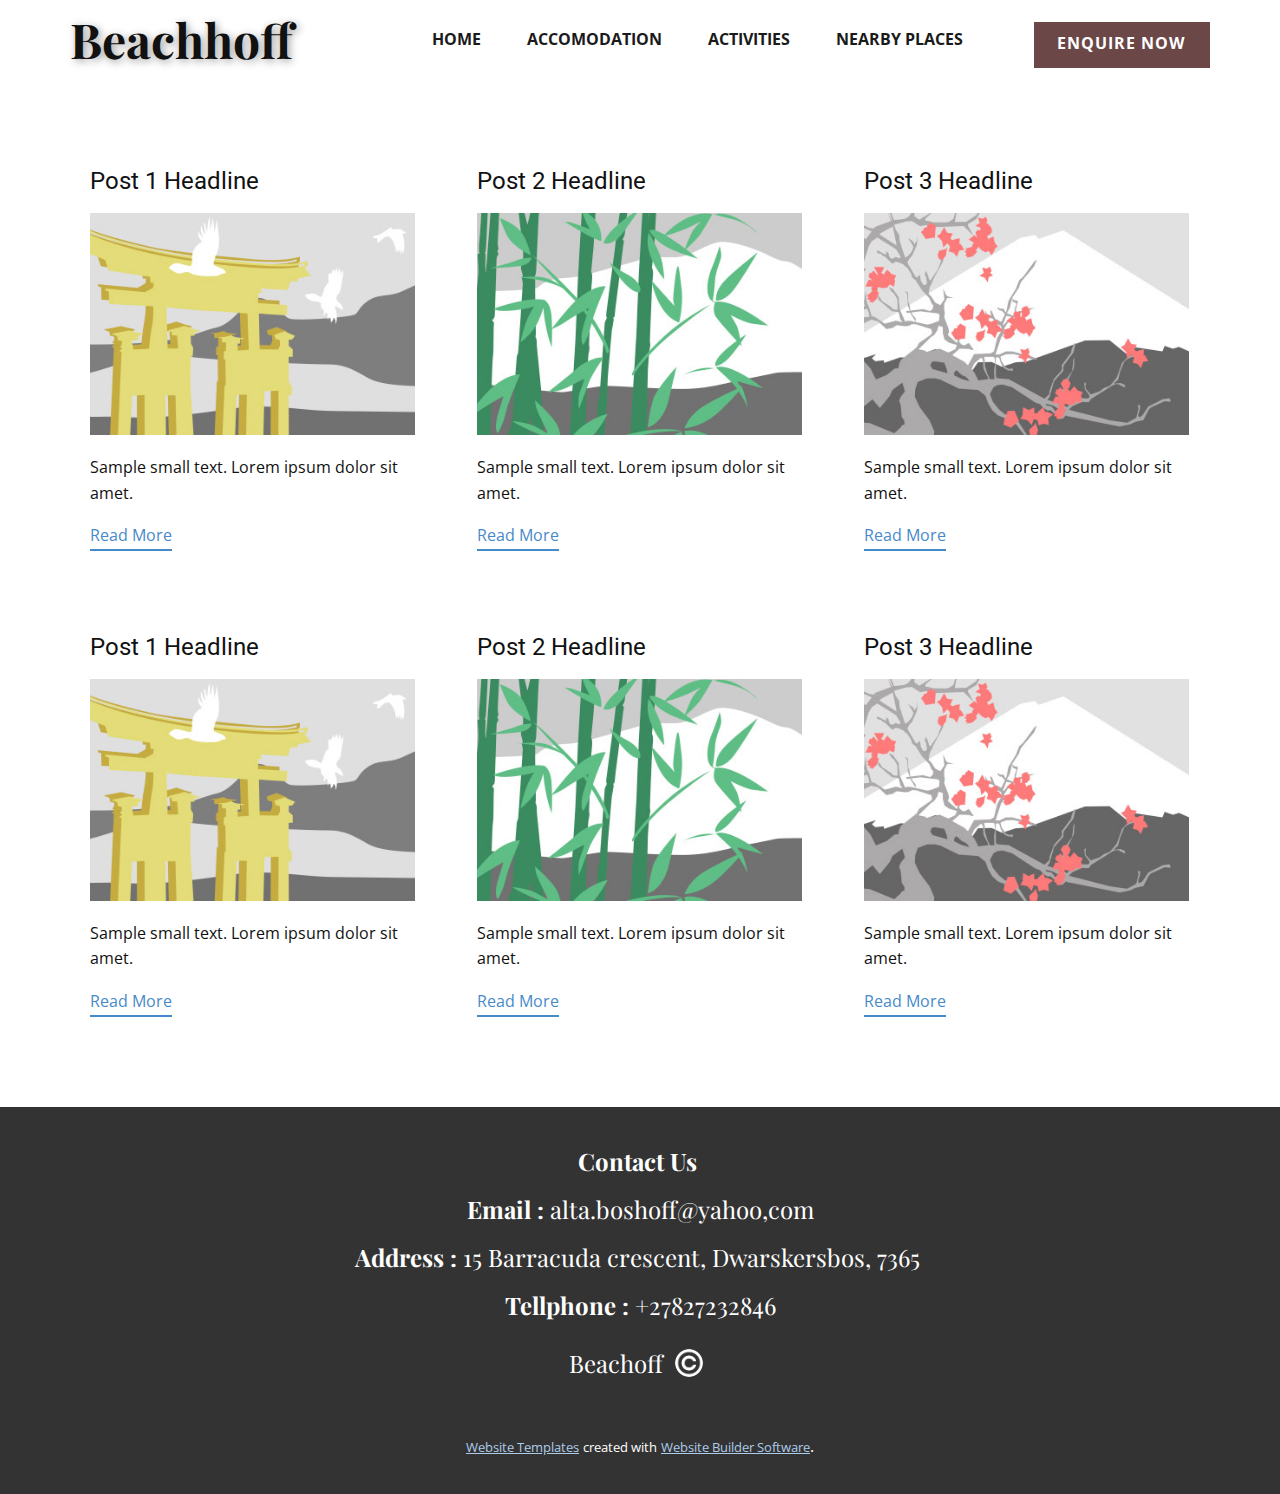
<file: blog/blog.html>
<html style="font-size: 16px;"><head>
    <meta name="viewport" content="width=device-width, initial-scale=1.0">
    <meta charset="utf-8">
    <meta name="keywords" content="">
    <meta name="description" content="">
    <meta name="page_type" content="np-template-header-footer-from-plugin">
    <title>Blog Template</title>
    <link rel="stylesheet" href="../nicepage.css" media="screen">
<link rel="stylesheet" href="../Blog-Template.css" media="screen">
    <script class="u-script" type="text/javascript" src="../jquery.js" defer=""></script>
    <script class="u-script" type="text/javascript" src="../nicepage.js" defer=""></script>
    <meta name="generator" content="Nicepage 4.10.5, nicepage.com">
    <link id="u-theme-google-font" rel="stylesheet" href="https://fonts.googleapis.com/css?family=Roboto:100,100i,300,300i,400,400i,500,500i,700,700i,900,900i|Open+Sans:300,300i,400,400i,500,500i,600,600i,700,700i,800,800i">
    <link id="u-page-google-font" rel="stylesheet" href="https://fonts.googleapis.com/css?family=Playfair+Display:400,400i,500,500i,600,600i,700,700i,800,800i,900,900i">
    
    
    <script type="application/ld+json">{
		"@context": "http://schema.org",
		"@type": "Organization",
		"name": ""
}</script>
    <meta name="theme-color" content="#478ac9">
  </head>
  <body class="u-body u-xl-mode"><header class="u-clearfix u-header u-sticky u-sticky-330a u-white u-header" id="sec-8ede"><div class="u-clearfix u-sheet u-sheet-1">
        <a href="../Enquire.html" data-page-id="71661378" class="u-border-none u-btn u-button-style u-hover-palette-2-dark-1 u-palette-2-dark-2 u-btn-1">Enquire Now</a>
        <p class="u-custom-font u-font-playfair-display u-text u-text-default u-text-1">Beachhoff</p>
        <nav class="u-menu u-menu-dropdown u-offcanvas u-menu-1">
          <div class="menu-collapse" style="font-size: 1rem; letter-spacing: 0px; font-weight: 700; text-transform: uppercase;">
            <a class="u-button-style u-custom-active-border-color u-custom-border u-custom-border-color u-custom-borders u-custom-hover-border-color u-custom-left-right-menu-spacing u-custom-padding-bottom u-custom-text-active-color u-custom-text-color u-custom-text-hover-color u-custom-top-bottom-menu-spacing u-nav-link u-text-active-palette-1-base u-text-hover-palette-2-base" href="#">
              <svg class="u-svg-link" viewBox="0 0 24 24"><use xmlns:xlink="http://www.w3.org/1999/xlink" xlink:href="#menu-hamburger"></use></svg>
              <svg class="u-svg-content" version="1.1" id="menu-hamburger" viewBox="0 0 16 16" x="0px" y="0px" xmlns:xlink="http://www.w3.org/1999/xlink" xmlns="http://www.w3.org/2000/svg"><g><rect y="1" width="16" height="2"></rect><rect y="7" width="16" height="2"></rect><rect y="13" width="16" height="2"></rect>
</g></svg>
            </a>
          </div>
          <div class="u-custom-menu u-nav-container">
            <ul class="u-nav u-spacing-2 u-unstyled u-nav-1"><li class="u-nav-item"><a class="u-border-2 u-border-active-grey-90 u-border-hover-grey-50 u-button-style u-nav-link u-text-active-palette-2-dark-1 u-text-grey-90 u-text-hover-palette-2-dark-2" href="../Home.html" style="padding: 10px 20px;">Home</a>
</li><li class="u-nav-item"><a class="u-border-2 u-border-active-grey-90 u-border-hover-grey-50 u-button-style u-nav-link u-text-active-palette-2-dark-1 u-text-grey-90 u-text-hover-palette-2-dark-2" href="../Accomodation.html" style="padding: 10px 20px;">Accomodation</a>
</li><li class="u-nav-item"><a class="u-border-2 u-border-active-grey-90 u-border-hover-grey-50 u-button-style u-nav-link u-text-active-palette-2-dark-1 u-text-grey-90 u-text-hover-palette-2-dark-2" href="../Activities.html" style="padding: 10px 20px;">Activities</a>
</li><li class="u-nav-item"><a class="u-border-2 u-border-active-grey-90 u-border-hover-grey-50 u-button-style u-nav-link u-text-active-palette-2-dark-1 u-text-grey-90 u-text-hover-palette-2-dark-2" href="../Nearby-Places.html" style="padding: 10px 20px;">Nearby Places</a>
</li></ul>
          </div>
          <div class="u-custom-menu u-nav-container-collapse">
            <div class="u-black u-container-style u-inner-container-layout u-opacity u-opacity-95 u-sidenav">
              <div class="u-inner-container-layout u-sidenav-overflow">
                <div class="u-menu-close"></div>
                <ul class="u-align-center u-nav u-popupmenu-items u-unstyled u-nav-2"><li class="u-nav-item"><a class="u-button-style u-nav-link" href="../Home.html">Home</a>
</li><li class="u-nav-item"><a class="u-button-style u-nav-link" href="../Accomodation.html">Accomodation</a>
</li><li class="u-nav-item"><a class="u-button-style u-nav-link" href="../Activities.html">Activities</a>
</li><li class="u-nav-item"><a class="u-button-style u-nav-link" href="../Nearby-Places.html">Nearby Places</a>
</li></ul>
              </div>
            </div>
            <div class="u-black u-menu-overlay u-opacity u-opacity-70"></div>
          </div>
        </nav>
      </div></header>
    <section class="u-clearfix u-section-1" id="sec-5dc7">
      <div class="u-clearfix u-sheet u-valign-middle u-sheet-1"><!--blog--><!--blog_options_json--><!--{"type":"Recent","source":"","tags":"","count":""}--><!--/blog_options_json-->
        <div class="u-blog u-expanded-width u-repeater u-repeater-1"><!--blog_post-->
          <div class="u-blog-post u-container-style u-repeater-item u-white u-repeater-item-1">
            <div class="u-container-layout u-similar-container u-valign-top u-container-layout-1"><!--blog_post_header-->
              <h4 class="u-blog-control u-text u-text-1">
                <a class="u-post-header-link" href="../blog/post-5.html"><!--blog_post_header_content-->Post 1 Headline<!--/blog_post_header_content--></a>
              </h4><!--/blog_post_header--><!--blog_post_image-->
              <a class="u-post-header-link" href="../blog/post-5.html"><img alt="" class="u-blog-control u-expanded-width u-image u-image-default u-image-1" src="[data-uri]"></a><!--/blog_post_image--><!--blog_post_content-->
              <div class="u-blog-control u-post-content u-text u-text-2 fr-view">Sample small text. Lorem ipsum dolor sit amet.</div><!--/blog_post_content--><!--blog_post_readmore-->
              <a href="../blog/post-5.html" class="u-blog-control u-border-2 u-border-palette-1-base u-btn u-btn-rectangle u-button-style u-none u-btn-1"><!--blog_post_readmore_content--><!--options_json--><!--{"content":"","defaultValue":"Read More"}--><!--/options_json-->Read More<!--/blog_post_readmore_content--></a><!--/blog_post_readmore-->
            </div>
          </div><div class="u-blog-post u-container-style u-repeater-item u-video-cover u-white">
            <div class="u-container-layout u-similar-container u-valign-top u-container-layout-2"><!--blog_post_header-->
              <h4 class="u-blog-control u-text u-text-3">
                <a class="u-post-header-link" href="../blog/post-4.html"><!--blog_post_header_content-->Post 2 Headline<!--/blog_post_header_content--></a>
              </h4><!--/blog_post_header--><!--blog_post_image-->
              <a class="u-post-header-link" href="../blog/post-4.html"><img alt="" class="u-blog-control u-expanded-width u-image u-image-default u-image-2" src="[data-uri]"></a><!--/blog_post_image--><!--blog_post_content-->
              <div class="u-blog-control u-post-content u-text u-text-4 fr-view">Sample small text. Lorem ipsum dolor sit amet.</div><!--/blog_post_content--><!--blog_post_readmore-->
              <a href="../blog/post-4.html" class="u-blog-control u-border-2 u-border-palette-1-base u-btn u-btn-rectangle u-button-style u-none u-btn-2"><!--blog_post_readmore_content--><!--options_json--><!--{"content":"","defaultValue":"Read More"}--><!--/options_json-->Read More<!--/blog_post_readmore_content--></a><!--/blog_post_readmore-->
            </div>
          </div><div class="u-blog-post u-container-style u-repeater-item u-video-cover u-white">
            <div class="u-container-layout u-similar-container u-valign-top u-container-layout-3"><!--blog_post_header-->
              <h4 class="u-blog-control u-text u-text-5">
                <a class="u-post-header-link" href="../blog/post-3.html"><!--blog_post_header_content-->Post 3 Headline<!--/blog_post_header_content--></a>
              </h4><!--/blog_post_header--><!--blog_post_image-->
              <a class="u-post-header-link" href="../blog/post-3.html"><img alt="" class="u-blog-control u-expanded-width u-image u-image-default u-image-3" src="[data-uri]"></a><!--/blog_post_image--><!--blog_post_content-->
              <div class="u-blog-control u-post-content u-text u-text-6 fr-view">Sample small text. Lorem ipsum dolor sit amet.</div><!--/blog_post_content--><!--blog_post_readmore-->
              <a href="../blog/post-3.html" class="u-blog-control u-border-2 u-border-palette-1-base u-btn u-btn-rectangle u-button-style u-none u-btn-3"><!--blog_post_readmore_content--><!--options_json--><!--{"content":"","defaultValue":"Read More"}--><!--/options_json-->Read More<!--/blog_post_readmore_content--></a><!--/blog_post_readmore-->
            </div>
          </div><div class="u-blog-post u-container-style u-repeater-item u-white u-repeater-item-1">
            <div class="u-container-layout u-similar-container u-valign-top u-container-layout-1"><!--blog_post_header-->
              <h4 class="u-blog-control u-text u-text-1">
                <a class="u-post-header-link" href="../blog/post-2.html"><!--blog_post_header_content-->Post 1 Headline<!--/blog_post_header_content--></a>
              </h4><!--/blog_post_header--><!--blog_post_image-->
              <a class="u-post-header-link" href="../blog/post-2.html"><img alt="" class="u-blog-control u-expanded-width u-image u-image-default u-image-1" src="[data-uri]"></a><!--/blog_post_image--><!--blog_post_content-->
              <div class="u-blog-control u-post-content u-text u-text-2 fr-view">Sample small text. Lorem ipsum dolor sit amet.</div><!--/blog_post_content--><!--blog_post_readmore-->
              <a href="../blog/post-2.html" class="u-blog-control u-border-2 u-border-palette-1-base u-btn u-btn-rectangle u-button-style u-none u-btn-1"><!--blog_post_readmore_content--><!--options_json--><!--{"content":"","defaultValue":"Read More"}--><!--/options_json-->Read More<!--/blog_post_readmore_content--></a><!--/blog_post_readmore-->
            </div>
          </div><div class="u-blog-post u-container-style u-repeater-item u-video-cover u-white">
            <div class="u-container-layout u-similar-container u-valign-top u-container-layout-2"><!--blog_post_header-->
              <h4 class="u-blog-control u-text u-text-3">
                <a class="u-post-header-link" href="../blog/post-1.html"><!--blog_post_header_content-->Post 2 Headline<!--/blog_post_header_content--></a>
              </h4><!--/blog_post_header--><!--blog_post_image-->
              <a class="u-post-header-link" href="../blog/post-1.html"><img alt="" class="u-blog-control u-expanded-width u-image u-image-default u-image-2" src="[data-uri]"></a><!--/blog_post_image--><!--blog_post_content-->
              <div class="u-blog-control u-post-content u-text u-text-4 fr-view">Sample small text. Lorem ipsum dolor sit amet.</div><!--/blog_post_content--><!--blog_post_readmore-->
              <a href="../blog/post-1.html" class="u-blog-control u-border-2 u-border-palette-1-base u-btn u-btn-rectangle u-button-style u-none u-btn-2"><!--blog_post_readmore_content--><!--options_json--><!--{"content":"","defaultValue":"Read More"}--><!--/options_json-->Read More<!--/blog_post_readmore_content--></a><!--/blog_post_readmore-->
            </div>
          </div><div class="u-blog-post u-container-style u-repeater-item u-video-cover u-white">
            <div class="u-container-layout u-similar-container u-valign-top u-container-layout-3"><!--blog_post_header-->
              <h4 class="u-blog-control u-text u-text-5">
                <a class="u-post-header-link" href="../blog/post.html"><!--blog_post_header_content-->Post 3 Headline<!--/blog_post_header_content--></a>
              </h4><!--/blog_post_header--><!--blog_post_image-->
              <a class="u-post-header-link" href="../blog/post.html"><img alt="" class="u-blog-control u-expanded-width u-image u-image-default u-image-3" src="[data-uri]"></a><!--/blog_post_image--><!--blog_post_content-->
              <div class="u-blog-control u-post-content u-text u-text-6 fr-view">Sample small text. Lorem ipsum dolor sit amet.</div><!--/blog_post_content--><!--blog_post_readmore-->
              <a href="../blog/post.html" class="u-blog-control u-border-2 u-border-palette-1-base u-btn u-btn-rectangle u-button-style u-none u-btn-3"><!--blog_post_readmore_content--><!--options_json--><!--{"content":"","defaultValue":"Read More"}--><!--/options_json-->Read More<!--/blog_post_readmore_content--></a><!--/blog_post_readmore-->
            </div>
          </div><!--/blog_post--><!--blog_post-->
          <!--/blog_post--><!--blog_post-->
          <!--/blog_post-->
        </div><!--/blog-->
      </div>
    </section>
    
    
    <footer class="u-align-center u-clearfix u-footer u-grey-80 u-footer" id="sec-9611"><div class="u-clearfix u-sheet u-sheet-1">
        <p class="u-align-center u-custom-font u-font-playfair-display u-small-text u-text u-text-variant u-text-1">
          <span style="font-weight: 700;">Contact Us&nbsp;</span>
          <span style="font-weight: 700;">
            <br>Email :
          </span> alta.boshoff@yahoo,com<br>
          <span style="font-weight: 700;">Address :</span> 15 Barracuda crescent, Dwarskersbos, 7365&nbsp;<br>
          <span style="font-weight: 700;">Tellphone :</span> +27827232846
        </p>
        <p class="u-custom-font u-font-playfair-display u-small-text u-text u-text-variant u-text-2">Beachoff&nbsp;</p>
        <div class="u-image u-image-circle u-preserve-proportions u-image-1" alt="" data-image-width="2000" data-image-height="2000"></div>
      </div></footer>
    <section class="u-backlink u-clearfix u-grey-80">
      <a class="u-link" href="https://nicepage.com/website-templates" target="_blank">
        <span>Website Templates</span>
      </a>
      <p class="u-text">
        <span>created with</span>
      </p>
      <a class="u-link" href="" target="_blank">
        <span>Website Builder Software</span>
      </a>. 
    </section>
  
</body></html>
</file>
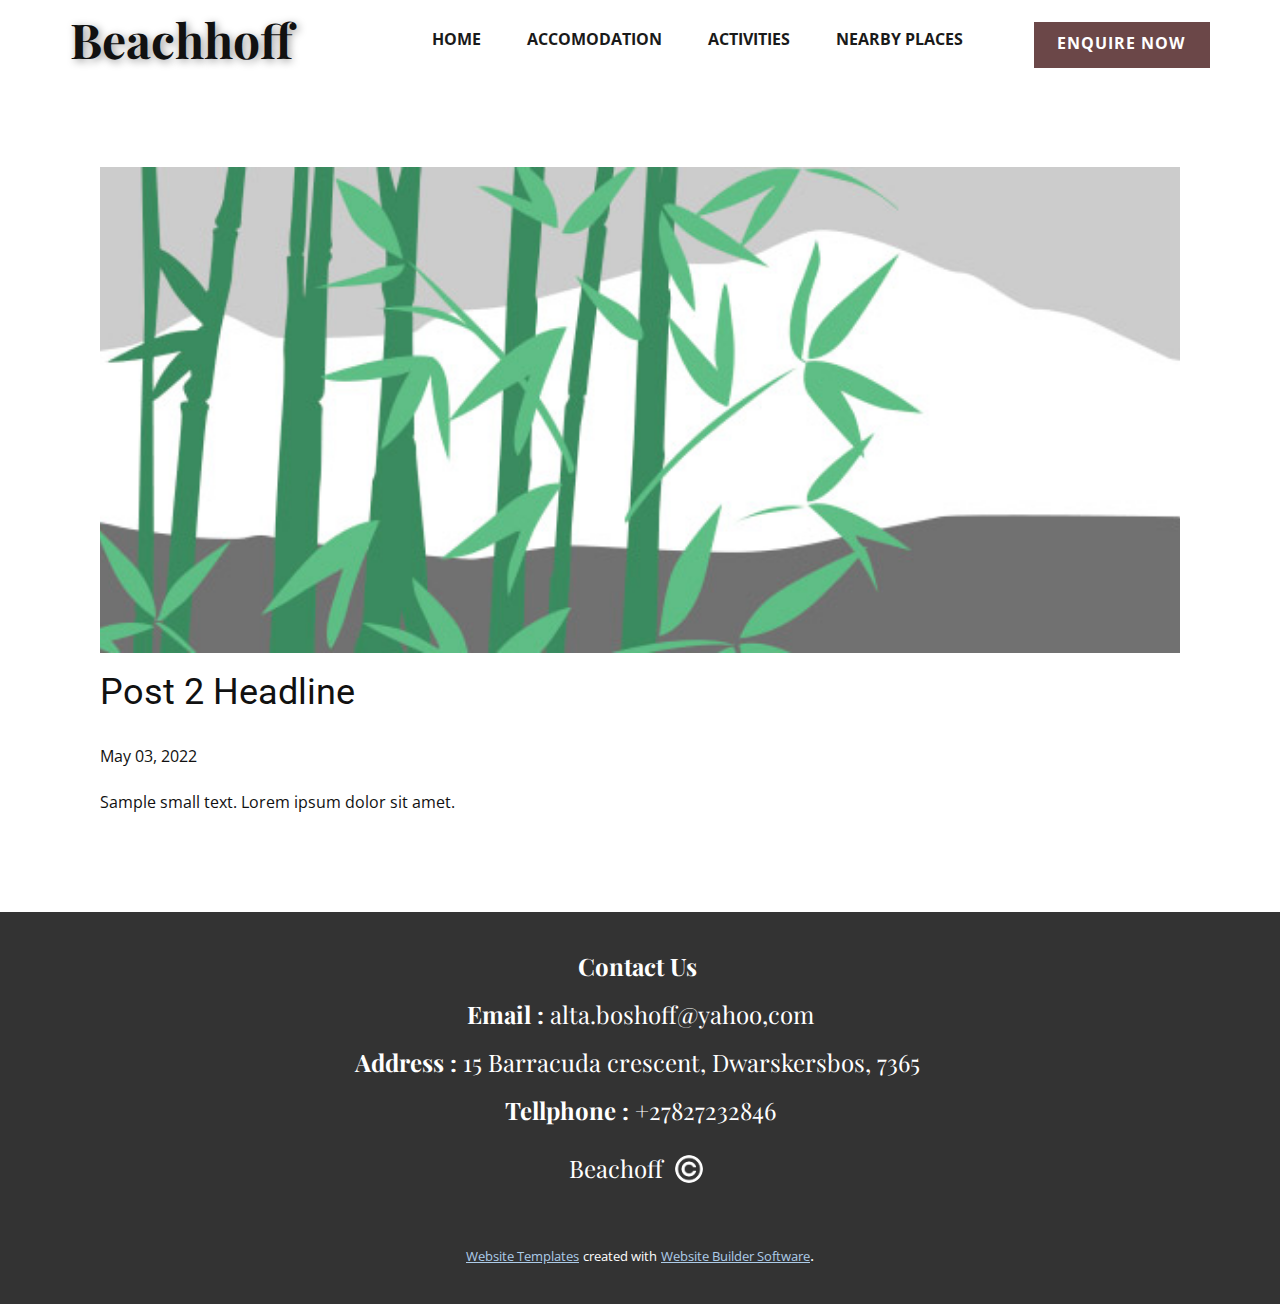
<file: blog/post-1.html>
<!doctype html>
<html style="font-size: 16px;"><head>
    <meta name="viewport" content="width=device-width, initial-scale=1.0">
    <meta charset="utf-8">
    <meta name="keywords" content="Post 1 Headline">
    <meta name="description" content="">
    <meta name="page_type" content="np-template-header-footer-from-plugin">
    <title>Post 2 Headline</title>
    <link rel="stylesheet" href="../nicepage.css" media="screen">
<link rel="stylesheet" href="../Post-Template.css" media="screen">
    <script class="u-script" type="text/javascript" src="../jquery.js" defer=""></script>
    <script class="u-script" type="text/javascript" src="../nicepage.js" defer=""></script>
    <meta name="generator" content="Nicepage 4.10.5, nicepage.com">
    <link id="u-theme-google-font" rel="stylesheet" href="https://fonts.googleapis.com/css?family=Roboto:100,100i,300,300i,400,400i,500,500i,700,700i,900,900i|Open+Sans:300,300i,400,400i,500,500i,600,600i,700,700i,800,800i">
    <link id="u-page-google-font" rel="stylesheet" href="https://fonts.googleapis.com/css?family=Playfair+Display:400,400i,500,500i,600,600i,700,700i,800,800i,900,900i">
    
    
    <script type="application/ld+json">{
		"@context": "http://schema.org",
		"@type": "Organization",
		"name": ""
}</script>
    <meta name="theme-color" content="#478ac9">
  </head>
  <body class="u-body u-xl-mode"><header class="u-clearfix u-header u-sticky u-sticky-330a u-white u-header" id="sec-8ede"><div class="u-clearfix u-sheet u-sheet-1">
        <a href="../Enquire.html" data-page-id="71661378" class="u-border-none u-btn u-button-style u-hover-palette-2-dark-1 u-palette-2-dark-2 u-btn-1">Enquire Now</a>
        <p class="u-custom-font u-font-playfair-display u-text u-text-default u-text-1">Beachhoff</p>
        <nav class="u-menu u-menu-dropdown u-offcanvas u-menu-1">
          <div class="menu-collapse" style="font-size: 1rem; letter-spacing: 0px; font-weight: 700; text-transform: uppercase;">
            <a class="u-button-style u-custom-active-border-color u-custom-border u-custom-border-color u-custom-borders u-custom-hover-border-color u-custom-left-right-menu-spacing u-custom-padding-bottom u-custom-text-active-color u-custom-text-color u-custom-text-hover-color u-custom-top-bottom-menu-spacing u-nav-link u-text-active-palette-1-base u-text-hover-palette-2-base" href="#">
              <svg class="u-svg-link" viewBox="0 0 24 24"><use xmlns:xlink="http://www.w3.org/1999/xlink" xlink:href="#menu-hamburger"></use></svg>
              <svg class="u-svg-content" version="1.1" id="menu-hamburger" viewBox="0 0 16 16" x="0px" y="0px" xmlns:xlink="http://www.w3.org/1999/xlink" xmlns="http://www.w3.org/2000/svg"><g><rect y="1" width="16" height="2"></rect><rect y="7" width="16" height="2"></rect><rect y="13" width="16" height="2"></rect>
</g></svg>
            </a>
          </div>
          <div class="u-custom-menu u-nav-container">
            <ul class="u-nav u-spacing-2 u-unstyled u-nav-1"><li class="u-nav-item"><a class="u-border-2 u-border-active-grey-90 u-border-hover-grey-50 u-button-style u-nav-link u-text-active-palette-2-dark-1 u-text-grey-90 u-text-hover-palette-2-dark-2" href="../Home.html" style="padding: 10px 20px;">Home</a>
</li><li class="u-nav-item"><a class="u-border-2 u-border-active-grey-90 u-border-hover-grey-50 u-button-style u-nav-link u-text-active-palette-2-dark-1 u-text-grey-90 u-text-hover-palette-2-dark-2" href="../Accomodation.html" style="padding: 10px 20px;">Accomodation</a>
</li><li class="u-nav-item"><a class="u-border-2 u-border-active-grey-90 u-border-hover-grey-50 u-button-style u-nav-link u-text-active-palette-2-dark-1 u-text-grey-90 u-text-hover-palette-2-dark-2" href="../Activities.html" style="padding: 10px 20px;">Activities</a>
</li><li class="u-nav-item"><a class="u-border-2 u-border-active-grey-90 u-border-hover-grey-50 u-button-style u-nav-link u-text-active-palette-2-dark-1 u-text-grey-90 u-text-hover-palette-2-dark-2" href="../Nearby-Places.html" style="padding: 10px 20px;">Nearby Places</a>
</li></ul>
          </div>
          <div class="u-custom-menu u-nav-container-collapse">
            <div class="u-black u-container-style u-inner-container-layout u-opacity u-opacity-95 u-sidenav">
              <div class="u-inner-container-layout u-sidenav-overflow">
                <div class="u-menu-close"></div>
                <ul class="u-align-center u-nav u-popupmenu-items u-unstyled u-nav-2"><li class="u-nav-item"><a class="u-button-style u-nav-link" href="../Home.html">Home</a>
</li><li class="u-nav-item"><a class="u-button-style u-nav-link" href="../Accomodation.html">Accomodation</a>
</li><li class="u-nav-item"><a class="u-button-style u-nav-link" href="../Activities.html">Activities</a>
</li><li class="u-nav-item"><a class="u-button-style u-nav-link" href="../Nearby-Places.html">Nearby Places</a>
</li></ul>
              </div>
            </div>
            <div class="u-black u-menu-overlay u-opacity u-opacity-70"></div>
          </div>
        </nav>
      </div></header>
    <section class="u-align-center u-clearfix u-section-1" id="sec-a0e3">
      <div class="u-clearfix u-sheet u-valign-middle-md u-valign-middle-sm u-valign-middle-xs u-sheet-1"><!--post_details--><!--post_details_options_json--><!--{"source":""}--><!--/post_details_options_json--><!--blog_post-->
        <div class="u-container-style u-expanded-width u-post-details u-post-details-1">
          <div class="u-container-layout u-valign-middle u-container-layout-1"><!--blog_post_image-->
            <img alt="" class="u-blog-control u-expanded-width u-image u-image-default u-image-1" src="[data-uri]"><!--/blog_post_image--><!--blog_post_header-->
            <h2 class="u-blog-control u-text u-text-1">Post 2 Headline</h2><!--/blog_post_header--><!--blog_post_metadata-->
            <div class="u-blog-control u-metadata u-metadata-1"><!--blog_post_metadata_date-->
              <span class="u-meta-date u-meta-icon">May 03, 2022</span><!--/blog_post_metadata_date--><!--blog_post_metadata_category-->
              <!--/blog_post_metadata_category--><!--blog_post_metadata_comments-->
              <!--/blog_post_metadata_comments-->
            </div><!--/blog_post_metadata--><!--blog_post_content-->
            <div class="u-align-justify u-blog-control u-post-content u-text u-text-2 fr-view">
  Sample small text. Lorem ipsum dolor sit amet.
  </div><!--/blog_post_content-->
          </div>
        </div><!--/blog_post--><!--/post_details-->
      </div>
    </section>
    
    
    <footer class="u-align-center u-clearfix u-footer u-grey-80 u-footer" id="sec-9611"><div class="u-clearfix u-sheet u-sheet-1">
        <p class="u-align-center u-custom-font u-font-playfair-display u-small-text u-text u-text-variant u-text-1">
          <span style="font-weight: 700;">Contact Us&nbsp;</span>
          <span style="font-weight: 700;">
            <br>Email :
          </span> alta.boshoff@yahoo,com<br>
          <span style="font-weight: 700;">Address :</span> 15 Barracuda crescent, Dwarskersbos, 7365&nbsp;<br>
          <span style="font-weight: 700;">Tellphone :</span> +27827232846
        </p>
        <p class="u-custom-font u-font-playfair-display u-small-text u-text u-text-variant u-text-2">Beachoff&nbsp;</p>
        <div class="u-image u-image-circle u-preserve-proportions u-image-1" alt="" data-image-width="2000" data-image-height="2000"></div>
      </div></footer>
    <section class="u-backlink u-clearfix u-grey-80">
      <a class="u-link" href="https://nicepage.com/website-templates" target="_blank">
        <span>Website Templates</span>
      </a>
      <p class="u-text">
        <span>created with</span>
      </p>
      <a class="u-link" href="" target="_blank">
        <span>Website Builder Software</span>
      </a>. 
    </section>
  
</body></html>
</file>
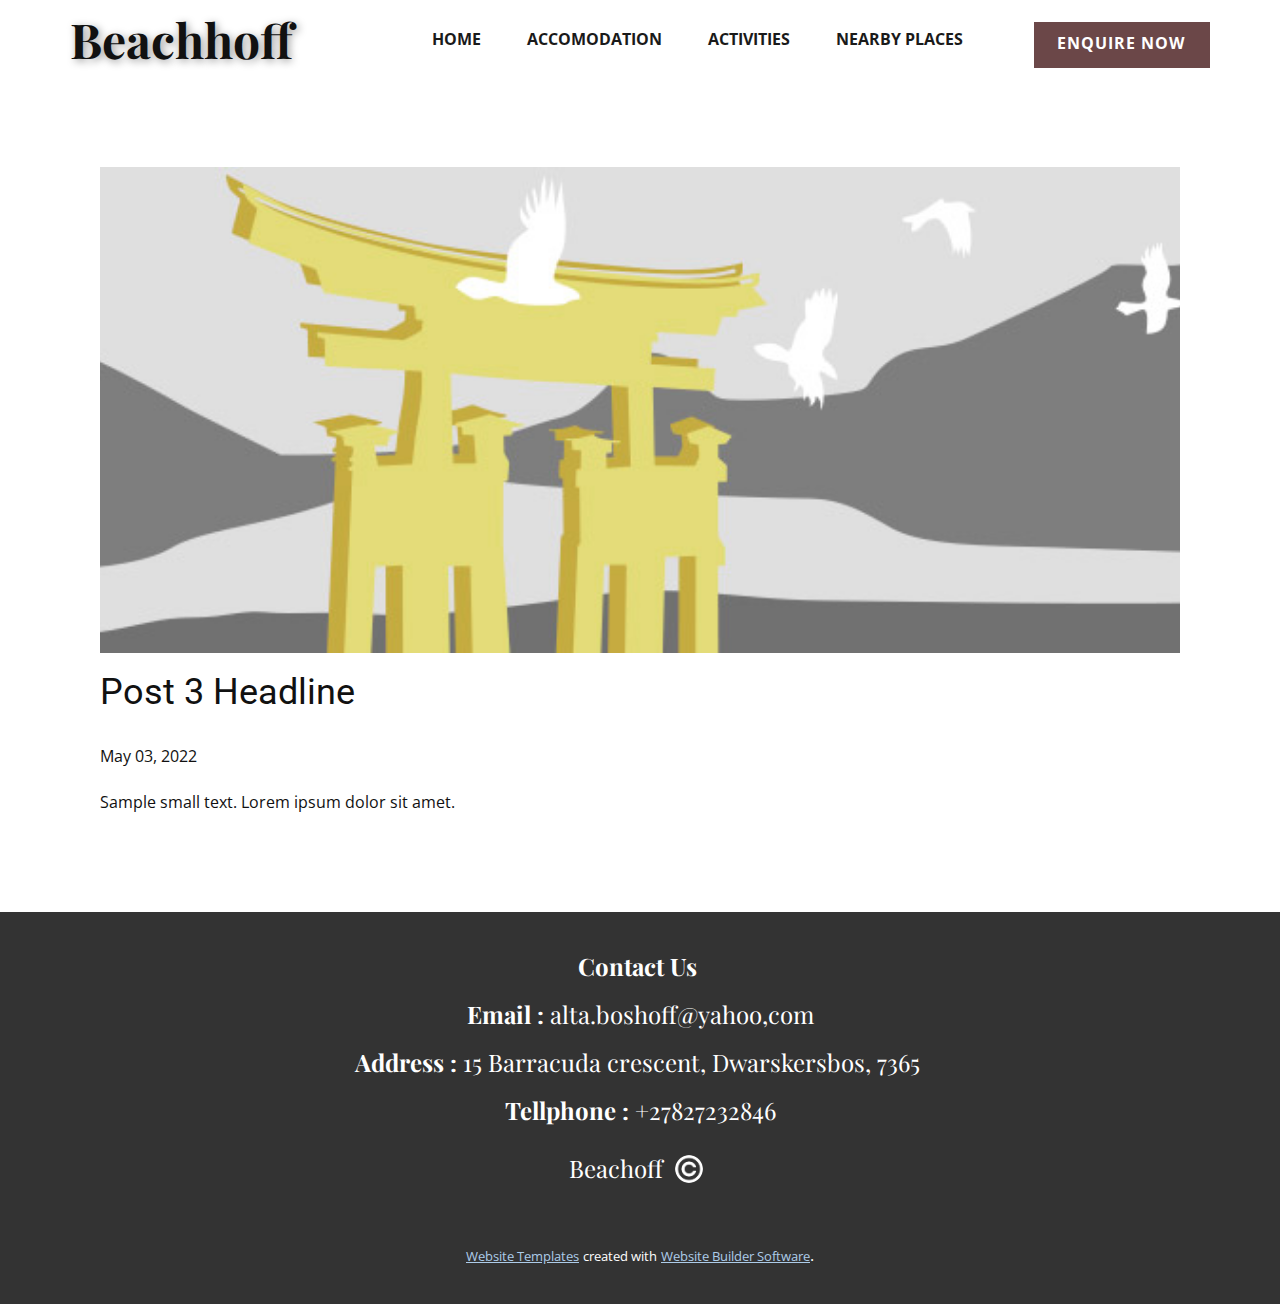
<file: blog/post-2.html>
<!doctype html>
<html style="font-size: 16px;"><head>
    <meta name="viewport" content="width=device-width, initial-scale=1.0">
    <meta charset="utf-8">
    <meta name="keywords" content="Post 1 Headline">
    <meta name="description" content="">
    <meta name="page_type" content="np-template-header-footer-from-plugin">
    <title>Post 3 Headline</title>
    <link rel="stylesheet" href="../nicepage.css" media="screen">
<link rel="stylesheet" href="../Post-Template.css" media="screen">
    <script class="u-script" type="text/javascript" src="../jquery.js" defer=""></script>
    <script class="u-script" type="text/javascript" src="../nicepage.js" defer=""></script>
    <meta name="generator" content="Nicepage 4.10.5, nicepage.com">
    <link id="u-theme-google-font" rel="stylesheet" href="https://fonts.googleapis.com/css?family=Roboto:100,100i,300,300i,400,400i,500,500i,700,700i,900,900i|Open+Sans:300,300i,400,400i,500,500i,600,600i,700,700i,800,800i">
    <link id="u-page-google-font" rel="stylesheet" href="https://fonts.googleapis.com/css?family=Playfair+Display:400,400i,500,500i,600,600i,700,700i,800,800i,900,900i">
    
    
    <script type="application/ld+json">{
		"@context": "http://schema.org",
		"@type": "Organization",
		"name": ""
}</script>
    <meta name="theme-color" content="#478ac9">
  </head>
  <body class="u-body u-xl-mode"><header class="u-clearfix u-header u-sticky u-sticky-330a u-white u-header" id="sec-8ede"><div class="u-clearfix u-sheet u-sheet-1">
        <a href="../Enquire.html" data-page-id="71661378" class="u-border-none u-btn u-button-style u-hover-palette-2-dark-1 u-palette-2-dark-2 u-btn-1">Enquire Now</a>
        <p class="u-custom-font u-font-playfair-display u-text u-text-default u-text-1">Beachhoff</p>
        <nav class="u-menu u-menu-dropdown u-offcanvas u-menu-1">
          <div class="menu-collapse" style="font-size: 1rem; letter-spacing: 0px; font-weight: 700; text-transform: uppercase;">
            <a class="u-button-style u-custom-active-border-color u-custom-border u-custom-border-color u-custom-borders u-custom-hover-border-color u-custom-left-right-menu-spacing u-custom-padding-bottom u-custom-text-active-color u-custom-text-color u-custom-text-hover-color u-custom-top-bottom-menu-spacing u-nav-link u-text-active-palette-1-base u-text-hover-palette-2-base" href="#">
              <svg class="u-svg-link" viewBox="0 0 24 24"><use xmlns:xlink="http://www.w3.org/1999/xlink" xlink:href="#menu-hamburger"></use></svg>
              <svg class="u-svg-content" version="1.1" id="menu-hamburger" viewBox="0 0 16 16" x="0px" y="0px" xmlns:xlink="http://www.w3.org/1999/xlink" xmlns="http://www.w3.org/2000/svg"><g><rect y="1" width="16" height="2"></rect><rect y="7" width="16" height="2"></rect><rect y="13" width="16" height="2"></rect>
</g></svg>
            </a>
          </div>
          <div class="u-custom-menu u-nav-container">
            <ul class="u-nav u-spacing-2 u-unstyled u-nav-1"><li class="u-nav-item"><a class="u-border-2 u-border-active-grey-90 u-border-hover-grey-50 u-button-style u-nav-link u-text-active-palette-2-dark-1 u-text-grey-90 u-text-hover-palette-2-dark-2" href="../Home.html" style="padding: 10px 20px;">Home</a>
</li><li class="u-nav-item"><a class="u-border-2 u-border-active-grey-90 u-border-hover-grey-50 u-button-style u-nav-link u-text-active-palette-2-dark-1 u-text-grey-90 u-text-hover-palette-2-dark-2" href="../Accomodation.html" style="padding: 10px 20px;">Accomodation</a>
</li><li class="u-nav-item"><a class="u-border-2 u-border-active-grey-90 u-border-hover-grey-50 u-button-style u-nav-link u-text-active-palette-2-dark-1 u-text-grey-90 u-text-hover-palette-2-dark-2" href="../Activities.html" style="padding: 10px 20px;">Activities</a>
</li><li class="u-nav-item"><a class="u-border-2 u-border-active-grey-90 u-border-hover-grey-50 u-button-style u-nav-link u-text-active-palette-2-dark-1 u-text-grey-90 u-text-hover-palette-2-dark-2" href="../Nearby-Places.html" style="padding: 10px 20px;">Nearby Places</a>
</li></ul>
          </div>
          <div class="u-custom-menu u-nav-container-collapse">
            <div class="u-black u-container-style u-inner-container-layout u-opacity u-opacity-95 u-sidenav">
              <div class="u-inner-container-layout u-sidenav-overflow">
                <div class="u-menu-close"></div>
                <ul class="u-align-center u-nav u-popupmenu-items u-unstyled u-nav-2"><li class="u-nav-item"><a class="u-button-style u-nav-link" href="../Home.html">Home</a>
</li><li class="u-nav-item"><a class="u-button-style u-nav-link" href="../Accomodation.html">Accomodation</a>
</li><li class="u-nav-item"><a class="u-button-style u-nav-link" href="../Activities.html">Activities</a>
</li><li class="u-nav-item"><a class="u-button-style u-nav-link" href="../Nearby-Places.html">Nearby Places</a>
</li></ul>
              </div>
            </div>
            <div class="u-black u-menu-overlay u-opacity u-opacity-70"></div>
          </div>
        </nav>
      </div></header>
    <section class="u-align-center u-clearfix u-section-1" id="sec-a0e3">
      <div class="u-clearfix u-sheet u-valign-middle-md u-valign-middle-sm u-valign-middle-xs u-sheet-1"><!--post_details--><!--post_details_options_json--><!--{"source":""}--><!--/post_details_options_json--><!--blog_post-->
        <div class="u-container-style u-expanded-width u-post-details u-post-details-1">
          <div class="u-container-layout u-valign-middle u-container-layout-1"><!--blog_post_image-->
            <img alt="" class="u-blog-control u-expanded-width u-image u-image-default u-image-1" src="[data-uri]"><!--/blog_post_image--><!--blog_post_header-->
            <h2 class="u-blog-control u-text u-text-1">Post 3 Headline</h2><!--/blog_post_header--><!--blog_post_metadata-->
            <div class="u-blog-control u-metadata u-metadata-1"><!--blog_post_metadata_date-->
              <span class="u-meta-date u-meta-icon">May 03, 2022</span><!--/blog_post_metadata_date--><!--blog_post_metadata_category-->
              <!--/blog_post_metadata_category--><!--blog_post_metadata_comments-->
              <!--/blog_post_metadata_comments-->
            </div><!--/blog_post_metadata--><!--blog_post_content-->
            <div class="u-align-justify u-blog-control u-post-content u-text u-text-2 fr-view">
  Sample small text. Lorem ipsum dolor sit amet.
  </div><!--/blog_post_content-->
          </div>
        </div><!--/blog_post--><!--/post_details-->
      </div>
    </section>
    
    
    <footer class="u-align-center u-clearfix u-footer u-grey-80 u-footer" id="sec-9611"><div class="u-clearfix u-sheet u-sheet-1">
        <p class="u-align-center u-custom-font u-font-playfair-display u-small-text u-text u-text-variant u-text-1">
          <span style="font-weight: 700;">Contact Us&nbsp;</span>
          <span style="font-weight: 700;">
            <br>Email :
          </span> alta.boshoff@yahoo,com<br>
          <span style="font-weight: 700;">Address :</span> 15 Barracuda crescent, Dwarskersbos, 7365&nbsp;<br>
          <span style="font-weight: 700;">Tellphone :</span> +27827232846
        </p>
        <p class="u-custom-font u-font-playfair-display u-small-text u-text u-text-variant u-text-2">Beachoff&nbsp;</p>
        <div class="u-image u-image-circle u-preserve-proportions u-image-1" alt="" data-image-width="2000" data-image-height="2000"></div>
      </div></footer>
    <section class="u-backlink u-clearfix u-grey-80">
      <a class="u-link" href="https://nicepage.com/website-templates" target="_blank">
        <span>Website Templates</span>
      </a>
      <p class="u-text">
        <span>created with</span>
      </p>
      <a class="u-link" href="" target="_blank">
        <span>Website Builder Software</span>
      </a>. 
    </section>
  
</body></html>
</file>
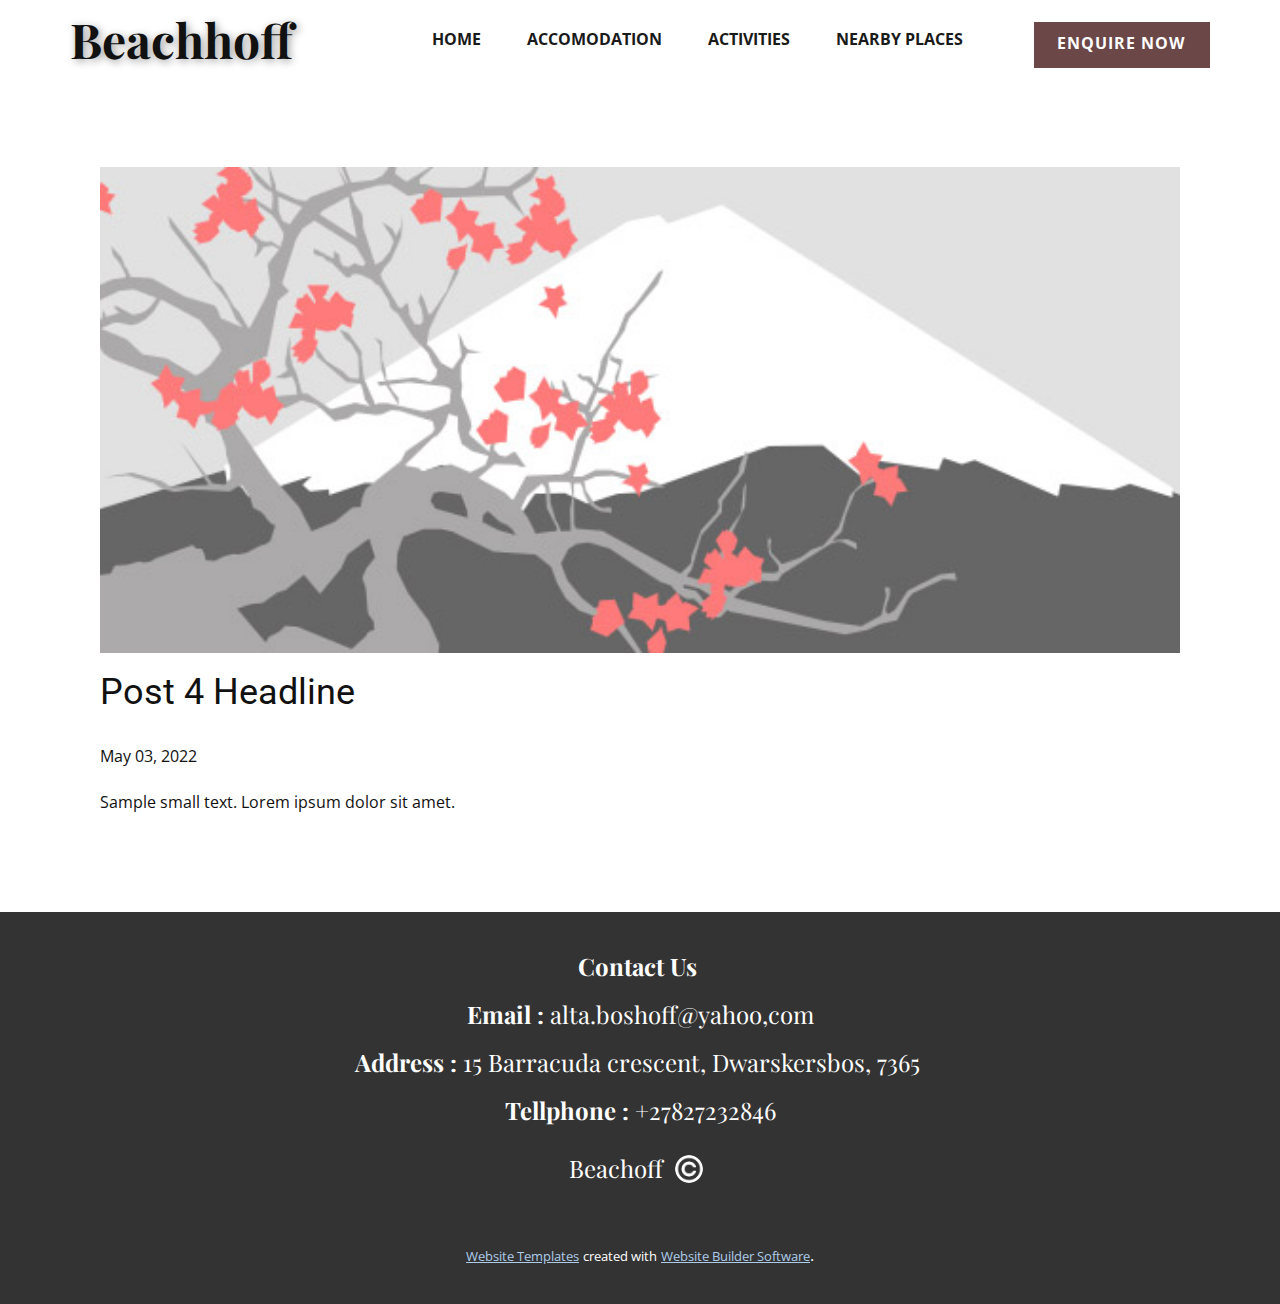
<file: blog/post-3.html>
<!doctype html>
<html style="font-size: 16px;"><head>
    <meta name="viewport" content="width=device-width, initial-scale=1.0">
    <meta charset="utf-8">
    <meta name="keywords" content="Post 1 Headline">
    <meta name="description" content="">
    <meta name="page_type" content="np-template-header-footer-from-plugin">
    <title>Post 4 Headline</title>
    <link rel="stylesheet" href="../nicepage.css" media="screen">
<link rel="stylesheet" href="../Post-Template.css" media="screen">
    <script class="u-script" type="text/javascript" src="../jquery.js" defer=""></script>
    <script class="u-script" type="text/javascript" src="../nicepage.js" defer=""></script>
    <meta name="generator" content="Nicepage 4.10.5, nicepage.com">
    <link id="u-theme-google-font" rel="stylesheet" href="https://fonts.googleapis.com/css?family=Roboto:100,100i,300,300i,400,400i,500,500i,700,700i,900,900i|Open+Sans:300,300i,400,400i,500,500i,600,600i,700,700i,800,800i">
    <link id="u-page-google-font" rel="stylesheet" href="https://fonts.googleapis.com/css?family=Playfair+Display:400,400i,500,500i,600,600i,700,700i,800,800i,900,900i">
    
    
    <script type="application/ld+json">{
		"@context": "http://schema.org",
		"@type": "Organization",
		"name": ""
}</script>
    <meta name="theme-color" content="#478ac9">
  </head>
  <body class="u-body u-xl-mode"><header class="u-clearfix u-header u-sticky u-sticky-330a u-white u-header" id="sec-8ede"><div class="u-clearfix u-sheet u-sheet-1">
        <a href="../Enquire.html" data-page-id="71661378" class="u-border-none u-btn u-button-style u-hover-palette-2-dark-1 u-palette-2-dark-2 u-btn-1">Enquire Now</a>
        <p class="u-custom-font u-font-playfair-display u-text u-text-default u-text-1">Beachhoff</p>
        <nav class="u-menu u-menu-dropdown u-offcanvas u-menu-1">
          <div class="menu-collapse" style="font-size: 1rem; letter-spacing: 0px; font-weight: 700; text-transform: uppercase;">
            <a class="u-button-style u-custom-active-border-color u-custom-border u-custom-border-color u-custom-borders u-custom-hover-border-color u-custom-left-right-menu-spacing u-custom-padding-bottom u-custom-text-active-color u-custom-text-color u-custom-text-hover-color u-custom-top-bottom-menu-spacing u-nav-link u-text-active-palette-1-base u-text-hover-palette-2-base" href="#">
              <svg class="u-svg-link" viewBox="0 0 24 24"><use xmlns:xlink="http://www.w3.org/1999/xlink" xlink:href="#menu-hamburger"></use></svg>
              <svg class="u-svg-content" version="1.1" id="menu-hamburger" viewBox="0 0 16 16" x="0px" y="0px" xmlns:xlink="http://www.w3.org/1999/xlink" xmlns="http://www.w3.org/2000/svg"><g><rect y="1" width="16" height="2"></rect><rect y="7" width="16" height="2"></rect><rect y="13" width="16" height="2"></rect>
</g></svg>
            </a>
          </div>
          <div class="u-custom-menu u-nav-container">
            <ul class="u-nav u-spacing-2 u-unstyled u-nav-1"><li class="u-nav-item"><a class="u-border-2 u-border-active-grey-90 u-border-hover-grey-50 u-button-style u-nav-link u-text-active-palette-2-dark-1 u-text-grey-90 u-text-hover-palette-2-dark-2" href="../Home.html" style="padding: 10px 20px;">Home</a>
</li><li class="u-nav-item"><a class="u-border-2 u-border-active-grey-90 u-border-hover-grey-50 u-button-style u-nav-link u-text-active-palette-2-dark-1 u-text-grey-90 u-text-hover-palette-2-dark-2" href="../Accomodation.html" style="padding: 10px 20px;">Accomodation</a>
</li><li class="u-nav-item"><a class="u-border-2 u-border-active-grey-90 u-border-hover-grey-50 u-button-style u-nav-link u-text-active-palette-2-dark-1 u-text-grey-90 u-text-hover-palette-2-dark-2" href="../Activities.html" style="padding: 10px 20px;">Activities</a>
</li><li class="u-nav-item"><a class="u-border-2 u-border-active-grey-90 u-border-hover-grey-50 u-button-style u-nav-link u-text-active-palette-2-dark-1 u-text-grey-90 u-text-hover-palette-2-dark-2" href="../Nearby-Places.html" style="padding: 10px 20px;">Nearby Places</a>
</li></ul>
          </div>
          <div class="u-custom-menu u-nav-container-collapse">
            <div class="u-black u-container-style u-inner-container-layout u-opacity u-opacity-95 u-sidenav">
              <div class="u-inner-container-layout u-sidenav-overflow">
                <div class="u-menu-close"></div>
                <ul class="u-align-center u-nav u-popupmenu-items u-unstyled u-nav-2"><li class="u-nav-item"><a class="u-button-style u-nav-link" href="../Home.html">Home</a>
</li><li class="u-nav-item"><a class="u-button-style u-nav-link" href="../Accomodation.html">Accomodation</a>
</li><li class="u-nav-item"><a class="u-button-style u-nav-link" href="../Activities.html">Activities</a>
</li><li class="u-nav-item"><a class="u-button-style u-nav-link" href="../Nearby-Places.html">Nearby Places</a>
</li></ul>
              </div>
            </div>
            <div class="u-black u-menu-overlay u-opacity u-opacity-70"></div>
          </div>
        </nav>
      </div></header>
    <section class="u-align-center u-clearfix u-section-1" id="sec-a0e3">
      <div class="u-clearfix u-sheet u-valign-middle-md u-valign-middle-sm u-valign-middle-xs u-sheet-1"><!--post_details--><!--post_details_options_json--><!--{"source":""}--><!--/post_details_options_json--><!--blog_post-->
        <div class="u-container-style u-expanded-width u-post-details u-post-details-1">
          <div class="u-container-layout u-valign-middle u-container-layout-1"><!--blog_post_image-->
            <img alt="" class="u-blog-control u-expanded-width u-image u-image-default u-image-1" src="[data-uri]"><!--/blog_post_image--><!--blog_post_header-->
            <h2 class="u-blog-control u-text u-text-1">Post 4 Headline</h2><!--/blog_post_header--><!--blog_post_metadata-->
            <div class="u-blog-control u-metadata u-metadata-1"><!--blog_post_metadata_date-->
              <span class="u-meta-date u-meta-icon">May 03, 2022</span><!--/blog_post_metadata_date--><!--blog_post_metadata_category-->
              <!--/blog_post_metadata_category--><!--blog_post_metadata_comments-->
              <!--/blog_post_metadata_comments-->
            </div><!--/blog_post_metadata--><!--blog_post_content-->
            <div class="u-align-justify u-blog-control u-post-content u-text u-text-2 fr-view">
  Sample small text. Lorem ipsum dolor sit amet.
  </div><!--/blog_post_content-->
          </div>
        </div><!--/blog_post--><!--/post_details-->
      </div>
    </section>
    
    
    <footer class="u-align-center u-clearfix u-footer u-grey-80 u-footer" id="sec-9611"><div class="u-clearfix u-sheet u-sheet-1">
        <p class="u-align-center u-custom-font u-font-playfair-display u-small-text u-text u-text-variant u-text-1">
          <span style="font-weight: 700;">Contact Us&nbsp;</span>
          <span style="font-weight: 700;">
            <br>Email :
          </span> alta.boshoff@yahoo,com<br>
          <span style="font-weight: 700;">Address :</span> 15 Barracuda crescent, Dwarskersbos, 7365&nbsp;<br>
          <span style="font-weight: 700;">Tellphone :</span> +27827232846
        </p>
        <p class="u-custom-font u-font-playfair-display u-small-text u-text u-text-variant u-text-2">Beachoff&nbsp;</p>
        <div class="u-image u-image-circle u-preserve-proportions u-image-1" alt="" data-image-width="2000" data-image-height="2000"></div>
      </div></footer>
    <section class="u-backlink u-clearfix u-grey-80">
      <a class="u-link" href="https://nicepage.com/website-templates" target="_blank">
        <span>Website Templates</span>
      </a>
      <p class="u-text">
        <span>created with</span>
      </p>
      <a class="u-link" href="" target="_blank">
        <span>Website Builder Software</span>
      </a>. 
    </section>
  
</body></html>
</file>
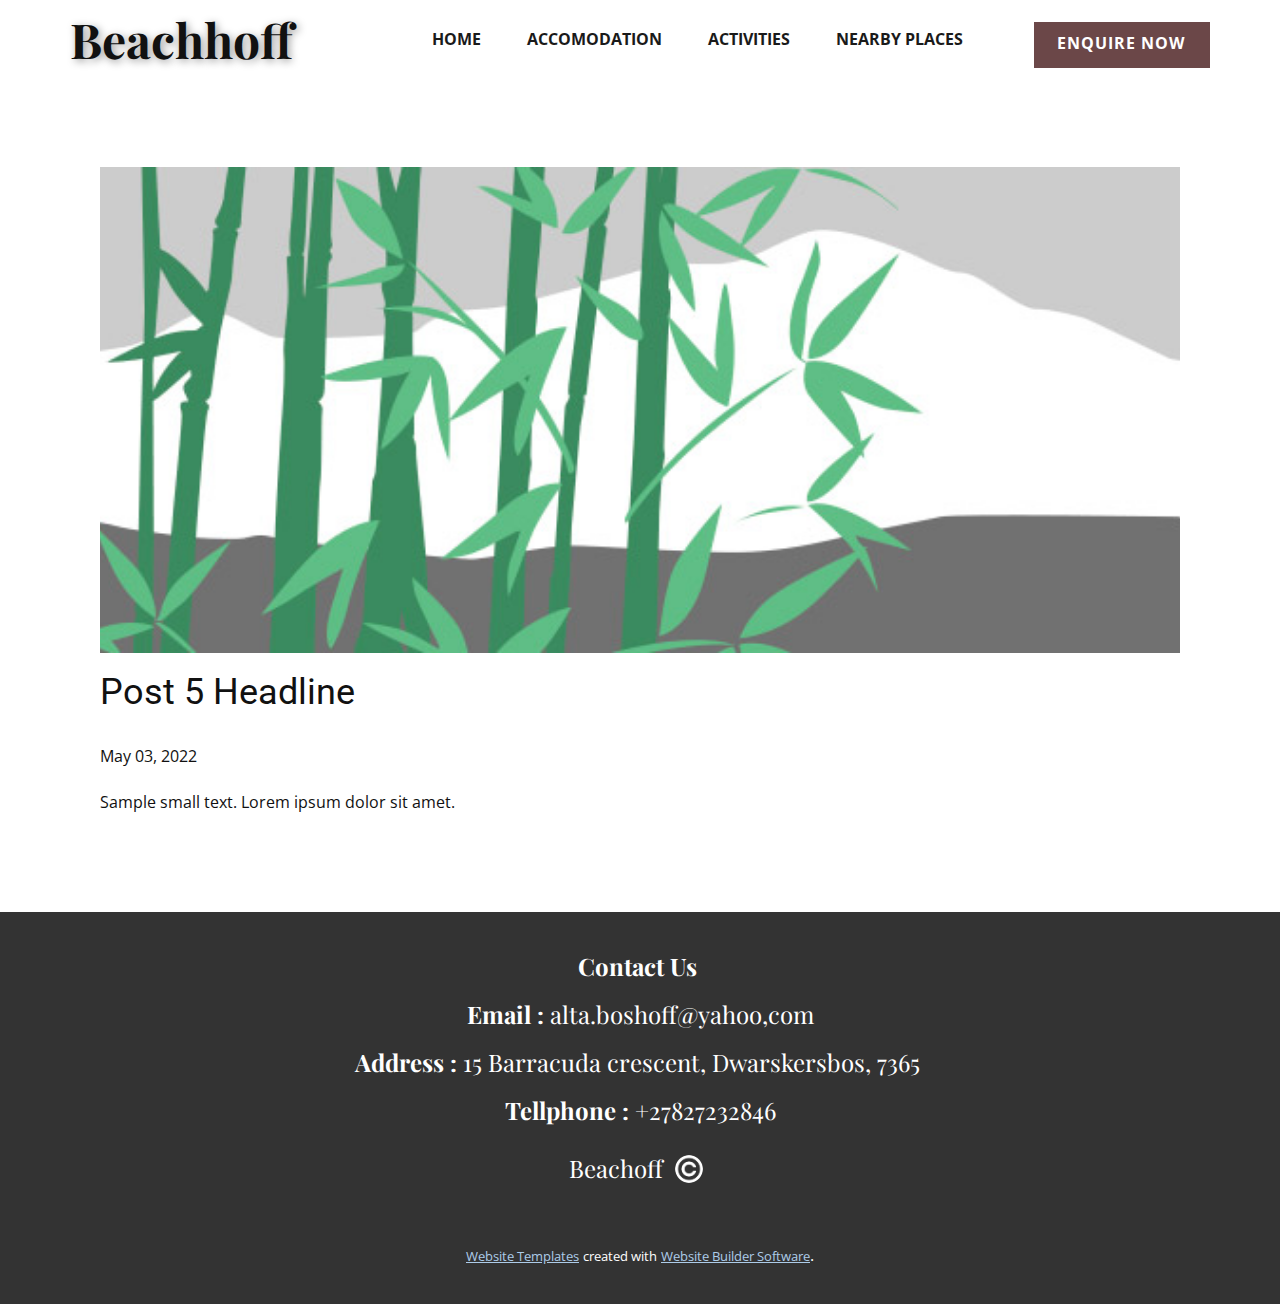
<file: blog/post-4.html>
<!doctype html>
<html style="font-size: 16px;"><head>
    <meta name="viewport" content="width=device-width, initial-scale=1.0">
    <meta charset="utf-8">
    <meta name="keywords" content="Post 1 Headline">
    <meta name="description" content="">
    <meta name="page_type" content="np-template-header-footer-from-plugin">
    <title>Post 5 Headline</title>
    <link rel="stylesheet" href="../nicepage.css" media="screen">
<link rel="stylesheet" href="../Post-Template.css" media="screen">
    <script class="u-script" type="text/javascript" src="../jquery.js" defer=""></script>
    <script class="u-script" type="text/javascript" src="../nicepage.js" defer=""></script>
    <meta name="generator" content="Nicepage 4.10.5, nicepage.com">
    <link id="u-theme-google-font" rel="stylesheet" href="https://fonts.googleapis.com/css?family=Roboto:100,100i,300,300i,400,400i,500,500i,700,700i,900,900i|Open+Sans:300,300i,400,400i,500,500i,600,600i,700,700i,800,800i">
    <link id="u-page-google-font" rel="stylesheet" href="https://fonts.googleapis.com/css?family=Playfair+Display:400,400i,500,500i,600,600i,700,700i,800,800i,900,900i">
    
    
    <script type="application/ld+json">{
		"@context": "http://schema.org",
		"@type": "Organization",
		"name": ""
}</script>
    <meta name="theme-color" content="#478ac9">
  </head>
  <body class="u-body u-xl-mode"><header class="u-clearfix u-header u-sticky u-sticky-330a u-white u-header" id="sec-8ede"><div class="u-clearfix u-sheet u-sheet-1">
        <a href="../Enquire.html" data-page-id="71661378" class="u-border-none u-btn u-button-style u-hover-palette-2-dark-1 u-palette-2-dark-2 u-btn-1">Enquire Now</a>
        <p class="u-custom-font u-font-playfair-display u-text u-text-default u-text-1">Beachhoff</p>
        <nav class="u-menu u-menu-dropdown u-offcanvas u-menu-1">
          <div class="menu-collapse" style="font-size: 1rem; letter-spacing: 0px; font-weight: 700; text-transform: uppercase;">
            <a class="u-button-style u-custom-active-border-color u-custom-border u-custom-border-color u-custom-borders u-custom-hover-border-color u-custom-left-right-menu-spacing u-custom-padding-bottom u-custom-text-active-color u-custom-text-color u-custom-text-hover-color u-custom-top-bottom-menu-spacing u-nav-link u-text-active-palette-1-base u-text-hover-palette-2-base" href="#">
              <svg class="u-svg-link" viewBox="0 0 24 24"><use xmlns:xlink="http://www.w3.org/1999/xlink" xlink:href="#menu-hamburger"></use></svg>
              <svg class="u-svg-content" version="1.1" id="menu-hamburger" viewBox="0 0 16 16" x="0px" y="0px" xmlns:xlink="http://www.w3.org/1999/xlink" xmlns="http://www.w3.org/2000/svg"><g><rect y="1" width="16" height="2"></rect><rect y="7" width="16" height="2"></rect><rect y="13" width="16" height="2"></rect>
</g></svg>
            </a>
          </div>
          <div class="u-custom-menu u-nav-container">
            <ul class="u-nav u-spacing-2 u-unstyled u-nav-1"><li class="u-nav-item"><a class="u-border-2 u-border-active-grey-90 u-border-hover-grey-50 u-button-style u-nav-link u-text-active-palette-2-dark-1 u-text-grey-90 u-text-hover-palette-2-dark-2" href="../Home.html" style="padding: 10px 20px;">Home</a>
</li><li class="u-nav-item"><a class="u-border-2 u-border-active-grey-90 u-border-hover-grey-50 u-button-style u-nav-link u-text-active-palette-2-dark-1 u-text-grey-90 u-text-hover-palette-2-dark-2" href="../Accomodation.html" style="padding: 10px 20px;">Accomodation</a>
</li><li class="u-nav-item"><a class="u-border-2 u-border-active-grey-90 u-border-hover-grey-50 u-button-style u-nav-link u-text-active-palette-2-dark-1 u-text-grey-90 u-text-hover-palette-2-dark-2" href="../Activities.html" style="padding: 10px 20px;">Activities</a>
</li><li class="u-nav-item"><a class="u-border-2 u-border-active-grey-90 u-border-hover-grey-50 u-button-style u-nav-link u-text-active-palette-2-dark-1 u-text-grey-90 u-text-hover-palette-2-dark-2" href="../Nearby-Places.html" style="padding: 10px 20px;">Nearby Places</a>
</li></ul>
          </div>
          <div class="u-custom-menu u-nav-container-collapse">
            <div class="u-black u-container-style u-inner-container-layout u-opacity u-opacity-95 u-sidenav">
              <div class="u-inner-container-layout u-sidenav-overflow">
                <div class="u-menu-close"></div>
                <ul class="u-align-center u-nav u-popupmenu-items u-unstyled u-nav-2"><li class="u-nav-item"><a class="u-button-style u-nav-link" href="../Home.html">Home</a>
</li><li class="u-nav-item"><a class="u-button-style u-nav-link" href="../Accomodation.html">Accomodation</a>
</li><li class="u-nav-item"><a class="u-button-style u-nav-link" href="../Activities.html">Activities</a>
</li><li class="u-nav-item"><a class="u-button-style u-nav-link" href="../Nearby-Places.html">Nearby Places</a>
</li></ul>
              </div>
            </div>
            <div class="u-black u-menu-overlay u-opacity u-opacity-70"></div>
          </div>
        </nav>
      </div></header>
    <section class="u-align-center u-clearfix u-section-1" id="sec-a0e3">
      <div class="u-clearfix u-sheet u-valign-middle-md u-valign-middle-sm u-valign-middle-xs u-sheet-1"><!--post_details--><!--post_details_options_json--><!--{"source":""}--><!--/post_details_options_json--><!--blog_post-->
        <div class="u-container-style u-expanded-width u-post-details u-post-details-1">
          <div class="u-container-layout u-valign-middle u-container-layout-1"><!--blog_post_image-->
            <img alt="" class="u-blog-control u-expanded-width u-image u-image-default u-image-1" src="[data-uri]"><!--/blog_post_image--><!--blog_post_header-->
            <h2 class="u-blog-control u-text u-text-1">Post 5 Headline</h2><!--/blog_post_header--><!--blog_post_metadata-->
            <div class="u-blog-control u-metadata u-metadata-1"><!--blog_post_metadata_date-->
              <span class="u-meta-date u-meta-icon">May 03, 2022</span><!--/blog_post_metadata_date--><!--blog_post_metadata_category-->
              <!--/blog_post_metadata_category--><!--blog_post_metadata_comments-->
              <!--/blog_post_metadata_comments-->
            </div><!--/blog_post_metadata--><!--blog_post_content-->
            <div class="u-align-justify u-blog-control u-post-content u-text u-text-2 fr-view">
  Sample small text. Lorem ipsum dolor sit amet.
  </div><!--/blog_post_content-->
          </div>
        </div><!--/blog_post--><!--/post_details-->
      </div>
    </section>
    
    
    <footer class="u-align-center u-clearfix u-footer u-grey-80 u-footer" id="sec-9611"><div class="u-clearfix u-sheet u-sheet-1">
        <p class="u-align-center u-custom-font u-font-playfair-display u-small-text u-text u-text-variant u-text-1">
          <span style="font-weight: 700;">Contact Us&nbsp;</span>
          <span style="font-weight: 700;">
            <br>Email :
          </span> alta.boshoff@yahoo,com<br>
          <span style="font-weight: 700;">Address :</span> 15 Barracuda crescent, Dwarskersbos, 7365&nbsp;<br>
          <span style="font-weight: 700;">Tellphone :</span> +27827232846
        </p>
        <p class="u-custom-font u-font-playfair-display u-small-text u-text u-text-variant u-text-2">Beachoff&nbsp;</p>
        <div class="u-image u-image-circle u-preserve-proportions u-image-1" alt="" data-image-width="2000" data-image-height="2000"></div>
      </div></footer>
    <section class="u-backlink u-clearfix u-grey-80">
      <a class="u-link" href="https://nicepage.com/website-templates" target="_blank">
        <span>Website Templates</span>
      </a>
      <p class="u-text">
        <span>created with</span>
      </p>
      <a class="u-link" href="" target="_blank">
        <span>Website Builder Software</span>
      </a>. 
    </section>
  
</body></html>
</file>
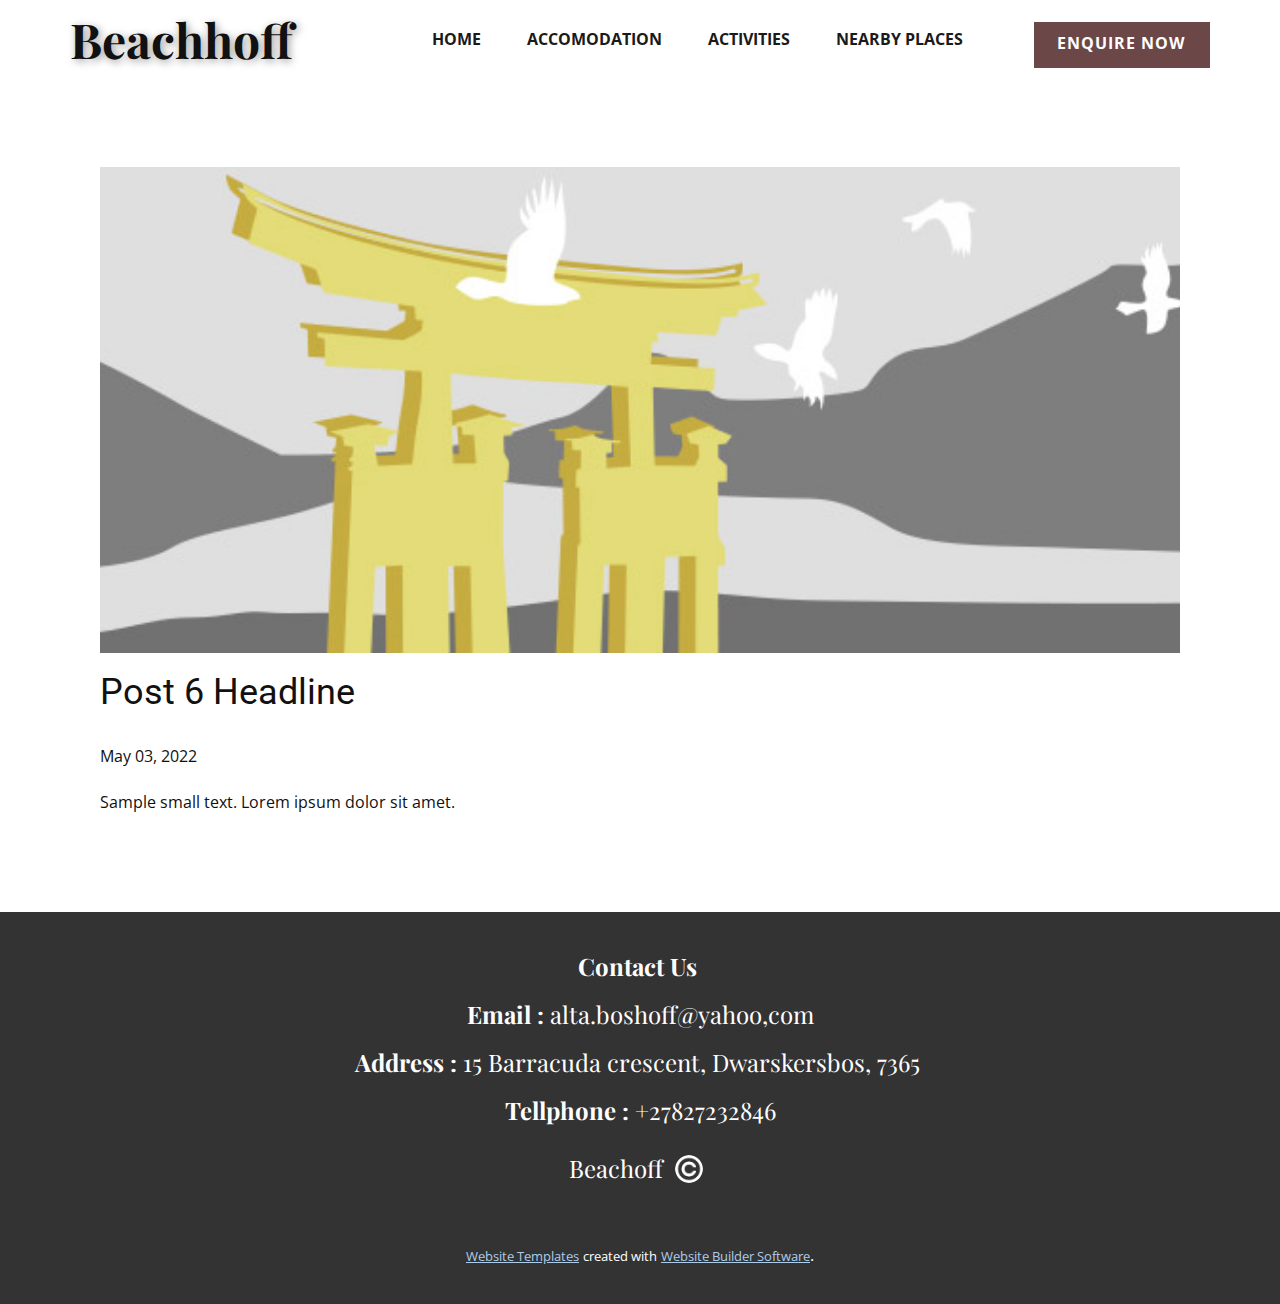
<file: blog/post-5.html>
<!doctype html>
<html style="font-size: 16px;"><head>
    <meta name="viewport" content="width=device-width, initial-scale=1.0">
    <meta charset="utf-8">
    <meta name="keywords" content="Post 1 Headline">
    <meta name="description" content="">
    <meta name="page_type" content="np-template-header-footer-from-plugin">
    <title>Post 6 Headline</title>
    <link rel="stylesheet" href="../nicepage.css" media="screen">
<link rel="stylesheet" href="../Post-Template.css" media="screen">
    <script class="u-script" type="text/javascript" src="../jquery.js" defer=""></script>
    <script class="u-script" type="text/javascript" src="../nicepage.js" defer=""></script>
    <meta name="generator" content="Nicepage 4.10.5, nicepage.com">
    <link id="u-theme-google-font" rel="stylesheet" href="https://fonts.googleapis.com/css?family=Roboto:100,100i,300,300i,400,400i,500,500i,700,700i,900,900i|Open+Sans:300,300i,400,400i,500,500i,600,600i,700,700i,800,800i">
    <link id="u-page-google-font" rel="stylesheet" href="https://fonts.googleapis.com/css?family=Playfair+Display:400,400i,500,500i,600,600i,700,700i,800,800i,900,900i">
    
    
    <script type="application/ld+json">{
		"@context": "http://schema.org",
		"@type": "Organization",
		"name": ""
}</script>
    <meta name="theme-color" content="#478ac9">
  </head>
  <body class="u-body u-xl-mode"><header class="u-clearfix u-header u-sticky u-sticky-330a u-white u-header" id="sec-8ede"><div class="u-clearfix u-sheet u-sheet-1">
        <a href="../Enquire.html" data-page-id="71661378" class="u-border-none u-btn u-button-style u-hover-palette-2-dark-1 u-palette-2-dark-2 u-btn-1">Enquire Now</a>
        <p class="u-custom-font u-font-playfair-display u-text u-text-default u-text-1">Beachhoff</p>
        <nav class="u-menu u-menu-dropdown u-offcanvas u-menu-1">
          <div class="menu-collapse" style="font-size: 1rem; letter-spacing: 0px; font-weight: 700; text-transform: uppercase;">
            <a class="u-button-style u-custom-active-border-color u-custom-border u-custom-border-color u-custom-borders u-custom-hover-border-color u-custom-left-right-menu-spacing u-custom-padding-bottom u-custom-text-active-color u-custom-text-color u-custom-text-hover-color u-custom-top-bottom-menu-spacing u-nav-link u-text-active-palette-1-base u-text-hover-palette-2-base" href="#">
              <svg class="u-svg-link" viewBox="0 0 24 24"><use xmlns:xlink="http://www.w3.org/1999/xlink" xlink:href="#menu-hamburger"></use></svg>
              <svg class="u-svg-content" version="1.1" id="menu-hamburger" viewBox="0 0 16 16" x="0px" y="0px" xmlns:xlink="http://www.w3.org/1999/xlink" xmlns="http://www.w3.org/2000/svg"><g><rect y="1" width="16" height="2"></rect><rect y="7" width="16" height="2"></rect><rect y="13" width="16" height="2"></rect>
</g></svg>
            </a>
          </div>
          <div class="u-custom-menu u-nav-container">
            <ul class="u-nav u-spacing-2 u-unstyled u-nav-1"><li class="u-nav-item"><a class="u-border-2 u-border-active-grey-90 u-border-hover-grey-50 u-button-style u-nav-link u-text-active-palette-2-dark-1 u-text-grey-90 u-text-hover-palette-2-dark-2" href="../Home.html" style="padding: 10px 20px;">Home</a>
</li><li class="u-nav-item"><a class="u-border-2 u-border-active-grey-90 u-border-hover-grey-50 u-button-style u-nav-link u-text-active-palette-2-dark-1 u-text-grey-90 u-text-hover-palette-2-dark-2" href="../Accomodation.html" style="padding: 10px 20px;">Accomodation</a>
</li><li class="u-nav-item"><a class="u-border-2 u-border-active-grey-90 u-border-hover-grey-50 u-button-style u-nav-link u-text-active-palette-2-dark-1 u-text-grey-90 u-text-hover-palette-2-dark-2" href="../Activities.html" style="padding: 10px 20px;">Activities</a>
</li><li class="u-nav-item"><a class="u-border-2 u-border-active-grey-90 u-border-hover-grey-50 u-button-style u-nav-link u-text-active-palette-2-dark-1 u-text-grey-90 u-text-hover-palette-2-dark-2" href="../Nearby-Places.html" style="padding: 10px 20px;">Nearby Places</a>
</li></ul>
          </div>
          <div class="u-custom-menu u-nav-container-collapse">
            <div class="u-black u-container-style u-inner-container-layout u-opacity u-opacity-95 u-sidenav">
              <div class="u-inner-container-layout u-sidenav-overflow">
                <div class="u-menu-close"></div>
                <ul class="u-align-center u-nav u-popupmenu-items u-unstyled u-nav-2"><li class="u-nav-item"><a class="u-button-style u-nav-link" href="../Home.html">Home</a>
</li><li class="u-nav-item"><a class="u-button-style u-nav-link" href="../Accomodation.html">Accomodation</a>
</li><li class="u-nav-item"><a class="u-button-style u-nav-link" href="../Activities.html">Activities</a>
</li><li class="u-nav-item"><a class="u-button-style u-nav-link" href="../Nearby-Places.html">Nearby Places</a>
</li></ul>
              </div>
            </div>
            <div class="u-black u-menu-overlay u-opacity u-opacity-70"></div>
          </div>
        </nav>
      </div></header>
    <section class="u-align-center u-clearfix u-section-1" id="sec-a0e3">
      <div class="u-clearfix u-sheet u-valign-middle-md u-valign-middle-sm u-valign-middle-xs u-sheet-1"><!--post_details--><!--post_details_options_json--><!--{"source":""}--><!--/post_details_options_json--><!--blog_post-->
        <div class="u-container-style u-expanded-width u-post-details u-post-details-1">
          <div class="u-container-layout u-valign-middle u-container-layout-1"><!--blog_post_image-->
            <img alt="" class="u-blog-control u-expanded-width u-image u-image-default u-image-1" src="[data-uri]"><!--/blog_post_image--><!--blog_post_header-->
            <h2 class="u-blog-control u-text u-text-1">Post 6 Headline</h2><!--/blog_post_header--><!--blog_post_metadata-->
            <div class="u-blog-control u-metadata u-metadata-1"><!--blog_post_metadata_date-->
              <span class="u-meta-date u-meta-icon">May 03, 2022</span><!--/blog_post_metadata_date--><!--blog_post_metadata_category-->
              <!--/blog_post_metadata_category--><!--blog_post_metadata_comments-->
              <!--/blog_post_metadata_comments-->
            </div><!--/blog_post_metadata--><!--blog_post_content-->
            <div class="u-align-justify u-blog-control u-post-content u-text u-text-2 fr-view">
  Sample small text. Lorem ipsum dolor sit amet.
  </div><!--/blog_post_content-->
          </div>
        </div><!--/blog_post--><!--/post_details-->
      </div>
    </section>
    
    
    <footer class="u-align-center u-clearfix u-footer u-grey-80 u-footer" id="sec-9611"><div class="u-clearfix u-sheet u-sheet-1">
        <p class="u-align-center u-custom-font u-font-playfair-display u-small-text u-text u-text-variant u-text-1">
          <span style="font-weight: 700;">Contact Us&nbsp;</span>
          <span style="font-weight: 700;">
            <br>Email :
          </span> alta.boshoff@yahoo,com<br>
          <span style="font-weight: 700;">Address :</span> 15 Barracuda crescent, Dwarskersbos, 7365&nbsp;<br>
          <span style="font-weight: 700;">Tellphone :</span> +27827232846
        </p>
        <p class="u-custom-font u-font-playfair-display u-small-text u-text u-text-variant u-text-2">Beachoff&nbsp;</p>
        <div class="u-image u-image-circle u-preserve-proportions u-image-1" alt="" data-image-width="2000" data-image-height="2000"></div>
      </div></footer>
    <section class="u-backlink u-clearfix u-grey-80">
      <a class="u-link" href="https://nicepage.com/website-templates" target="_blank">
        <span>Website Templates</span>
      </a>
      <p class="u-text">
        <span>created with</span>
      </p>
      <a class="u-link" href="" target="_blank">
        <span>Website Builder Software</span>
      </a>. 
    </section>
  
</body></html>
</file>
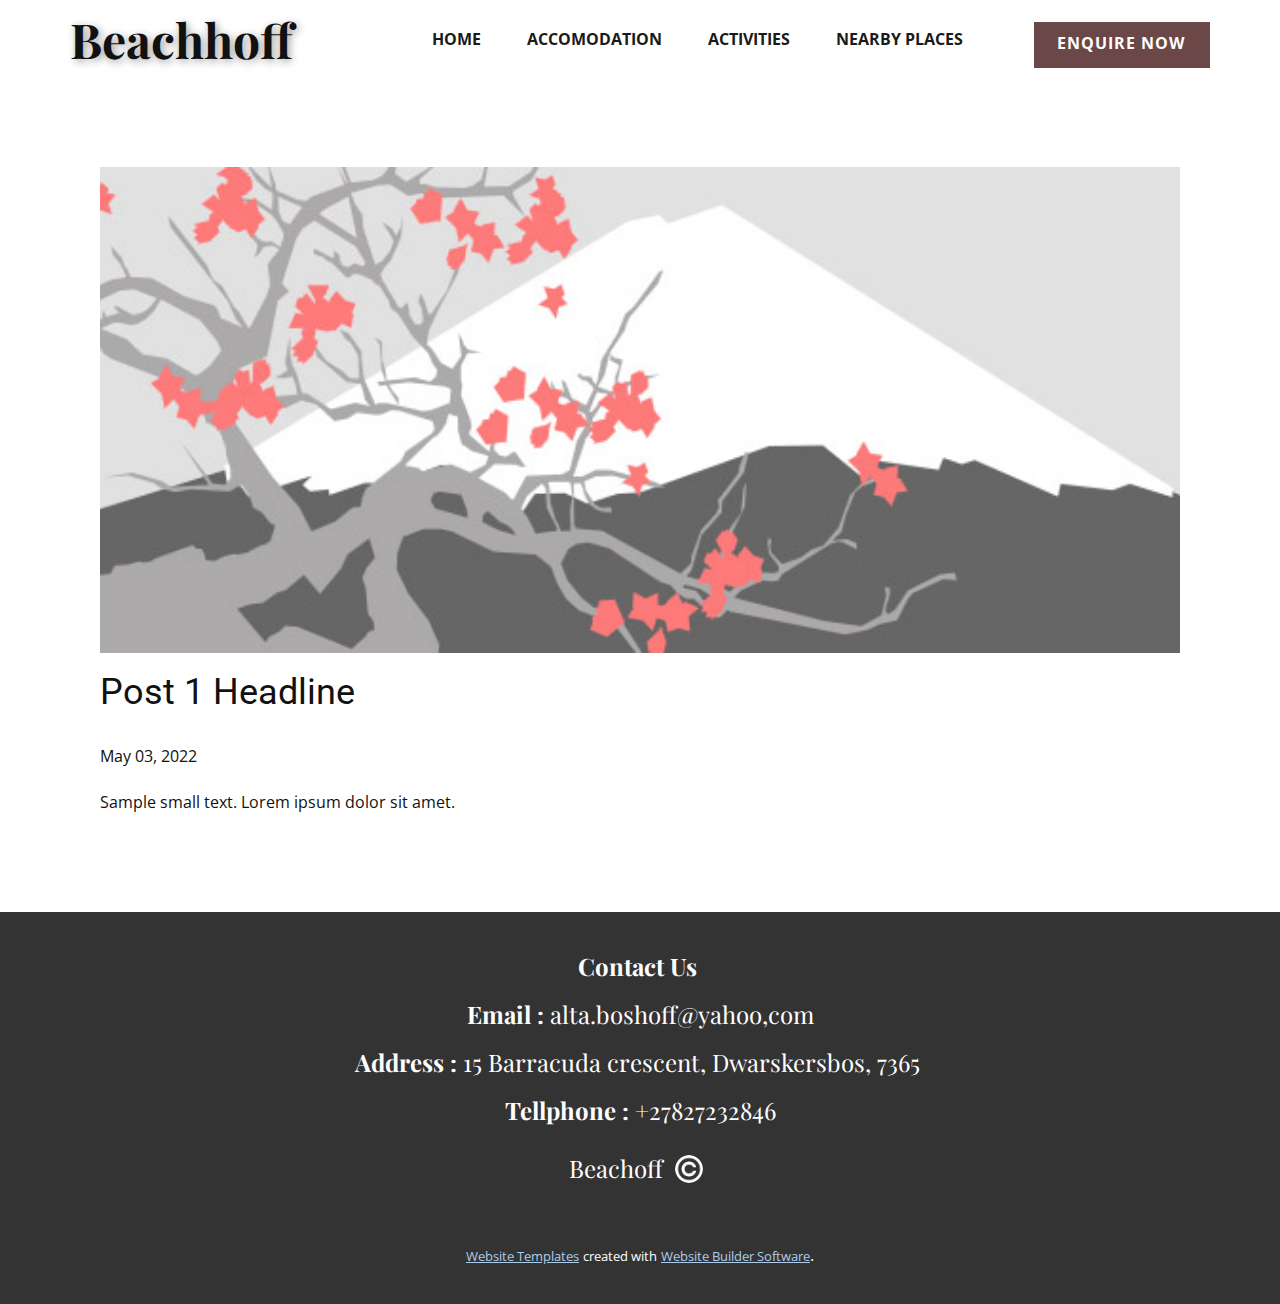
<file: blog/post.html>
<!doctype html>
<html style="font-size: 16px;"><head>
    <meta name="viewport" content="width=device-width, initial-scale=1.0">
    <meta charset="utf-8">
    <meta name="keywords" content="Post 1 Headline">
    <meta name="description" content="">
    <meta name="page_type" content="np-template-header-footer-from-plugin">
    <title>Post 1 Headline</title>
    <link rel="stylesheet" href="../nicepage.css" media="screen">
<link rel="stylesheet" href="../Post-Template.css" media="screen">
    <script class="u-script" type="text/javascript" src="../jquery.js" defer=""></script>
    <script class="u-script" type="text/javascript" src="../nicepage.js" defer=""></script>
    <meta name="generator" content="Nicepage 4.10.5, nicepage.com">
    <link id="u-theme-google-font" rel="stylesheet" href="https://fonts.googleapis.com/css?family=Roboto:100,100i,300,300i,400,400i,500,500i,700,700i,900,900i|Open+Sans:300,300i,400,400i,500,500i,600,600i,700,700i,800,800i">
    <link id="u-page-google-font" rel="stylesheet" href="https://fonts.googleapis.com/css?family=Playfair+Display:400,400i,500,500i,600,600i,700,700i,800,800i,900,900i">
    
    
    <script type="application/ld+json">{
		"@context": "http://schema.org",
		"@type": "Organization",
		"name": ""
}</script>
    <meta name="theme-color" content="#478ac9">
  </head>
  <body class="u-body u-xl-mode"><header class="u-clearfix u-header u-sticky u-sticky-330a u-white u-header" id="sec-8ede"><div class="u-clearfix u-sheet u-sheet-1">
        <a href="../Enquire.html" data-page-id="71661378" class="u-border-none u-btn u-button-style u-hover-palette-2-dark-1 u-palette-2-dark-2 u-btn-1">Enquire Now</a>
        <p class="u-custom-font u-font-playfair-display u-text u-text-default u-text-1">Beachhoff</p>
        <nav class="u-menu u-menu-dropdown u-offcanvas u-menu-1">
          <div class="menu-collapse" style="font-size: 1rem; letter-spacing: 0px; font-weight: 700; text-transform: uppercase;">
            <a class="u-button-style u-custom-active-border-color u-custom-border u-custom-border-color u-custom-borders u-custom-hover-border-color u-custom-left-right-menu-spacing u-custom-padding-bottom u-custom-text-active-color u-custom-text-color u-custom-text-hover-color u-custom-top-bottom-menu-spacing u-nav-link u-text-active-palette-1-base u-text-hover-palette-2-base" href="#">
              <svg class="u-svg-link" viewBox="0 0 24 24"><use xmlns:xlink="http://www.w3.org/1999/xlink" xlink:href="#menu-hamburger"></use></svg>
              <svg class="u-svg-content" version="1.1" id="menu-hamburger" viewBox="0 0 16 16" x="0px" y="0px" xmlns:xlink="http://www.w3.org/1999/xlink" xmlns="http://www.w3.org/2000/svg"><g><rect y="1" width="16" height="2"></rect><rect y="7" width="16" height="2"></rect><rect y="13" width="16" height="2"></rect>
</g></svg>
            </a>
          </div>
          <div class="u-custom-menu u-nav-container">
            <ul class="u-nav u-spacing-2 u-unstyled u-nav-1"><li class="u-nav-item"><a class="u-border-2 u-border-active-grey-90 u-border-hover-grey-50 u-button-style u-nav-link u-text-active-palette-2-dark-1 u-text-grey-90 u-text-hover-palette-2-dark-2" href="../Home.html" style="padding: 10px 20px;">Home</a>
</li><li class="u-nav-item"><a class="u-border-2 u-border-active-grey-90 u-border-hover-grey-50 u-button-style u-nav-link u-text-active-palette-2-dark-1 u-text-grey-90 u-text-hover-palette-2-dark-2" href="../Accomodation.html" style="padding: 10px 20px;">Accomodation</a>
</li><li class="u-nav-item"><a class="u-border-2 u-border-active-grey-90 u-border-hover-grey-50 u-button-style u-nav-link u-text-active-palette-2-dark-1 u-text-grey-90 u-text-hover-palette-2-dark-2" href="../Activities.html" style="padding: 10px 20px;">Activities</a>
</li><li class="u-nav-item"><a class="u-border-2 u-border-active-grey-90 u-border-hover-grey-50 u-button-style u-nav-link u-text-active-palette-2-dark-1 u-text-grey-90 u-text-hover-palette-2-dark-2" href="../Nearby-Places.html" style="padding: 10px 20px;">Nearby Places</a>
</li></ul>
          </div>
          <div class="u-custom-menu u-nav-container-collapse">
            <div class="u-black u-container-style u-inner-container-layout u-opacity u-opacity-95 u-sidenav">
              <div class="u-inner-container-layout u-sidenav-overflow">
                <div class="u-menu-close"></div>
                <ul class="u-align-center u-nav u-popupmenu-items u-unstyled u-nav-2"><li class="u-nav-item"><a class="u-button-style u-nav-link" href="../Home.html">Home</a>
</li><li class="u-nav-item"><a class="u-button-style u-nav-link" href="../Accomodation.html">Accomodation</a>
</li><li class="u-nav-item"><a class="u-button-style u-nav-link" href="../Activities.html">Activities</a>
</li><li class="u-nav-item"><a class="u-button-style u-nav-link" href="../Nearby-Places.html">Nearby Places</a>
</li></ul>
              </div>
            </div>
            <div class="u-black u-menu-overlay u-opacity u-opacity-70"></div>
          </div>
        </nav>
      </div></header>
    <section class="u-align-center u-clearfix u-section-1" id="sec-a0e3">
      <div class="u-clearfix u-sheet u-valign-middle-md u-valign-middle-sm u-valign-middle-xs u-sheet-1"><!--post_details--><!--post_details_options_json--><!--{"source":""}--><!--/post_details_options_json--><!--blog_post-->
        <div class="u-container-style u-expanded-width u-post-details u-post-details-1">
          <div class="u-container-layout u-valign-middle u-container-layout-1"><!--blog_post_image-->
            <img alt="" class="u-blog-control u-expanded-width u-image u-image-default u-image-1" src="[data-uri]"><!--/blog_post_image--><!--blog_post_header-->
            <h2 class="u-blog-control u-text u-text-1">Post 1 Headline</h2><!--/blog_post_header--><!--blog_post_metadata-->
            <div class="u-blog-control u-metadata u-metadata-1"><!--blog_post_metadata_date-->
              <span class="u-meta-date u-meta-icon">May 03, 2022</span><!--/blog_post_metadata_date--><!--blog_post_metadata_category-->
              <!--/blog_post_metadata_category--><!--blog_post_metadata_comments-->
              <!--/blog_post_metadata_comments-->
            </div><!--/blog_post_metadata--><!--blog_post_content-->
            <div class="u-align-justify u-blog-control u-post-content u-text u-text-2 fr-view">
  Sample small text. Lorem ipsum dolor sit amet.
  </div><!--/blog_post_content-->
          </div>
        </div><!--/blog_post--><!--/post_details-->
      </div>
    </section>
    
    
    <footer class="u-align-center u-clearfix u-footer u-grey-80 u-footer" id="sec-9611"><div class="u-clearfix u-sheet u-sheet-1">
        <p class="u-align-center u-custom-font u-font-playfair-display u-small-text u-text u-text-variant u-text-1">
          <span style="font-weight: 700;">Contact Us&nbsp;</span>
          <span style="font-weight: 700;">
            <br>Email :
          </span> alta.boshoff@yahoo,com<br>
          <span style="font-weight: 700;">Address :</span> 15 Barracuda crescent, Dwarskersbos, 7365&nbsp;<br>
          <span style="font-weight: 700;">Tellphone :</span> +27827232846
        </p>
        <p class="u-custom-font u-font-playfair-display u-small-text u-text u-text-variant u-text-2">Beachoff&nbsp;</p>
        <div class="u-image u-image-circle u-preserve-proportions u-image-1" alt="" data-image-width="2000" data-image-height="2000"></div>
      </div></footer>
    <section class="u-backlink u-clearfix u-grey-80">
      <a class="u-link" href="https://nicepage.com/website-templates" target="_blank">
        <span>Website Templates</span>
      </a>
      <p class="u-text">
        <span>created with</span>
      </p>
      <a class="u-link" href="" target="_blank">
        <span>Website Builder Software</span>
      </a>. 
    </section>
  
</body></html>
</file>
